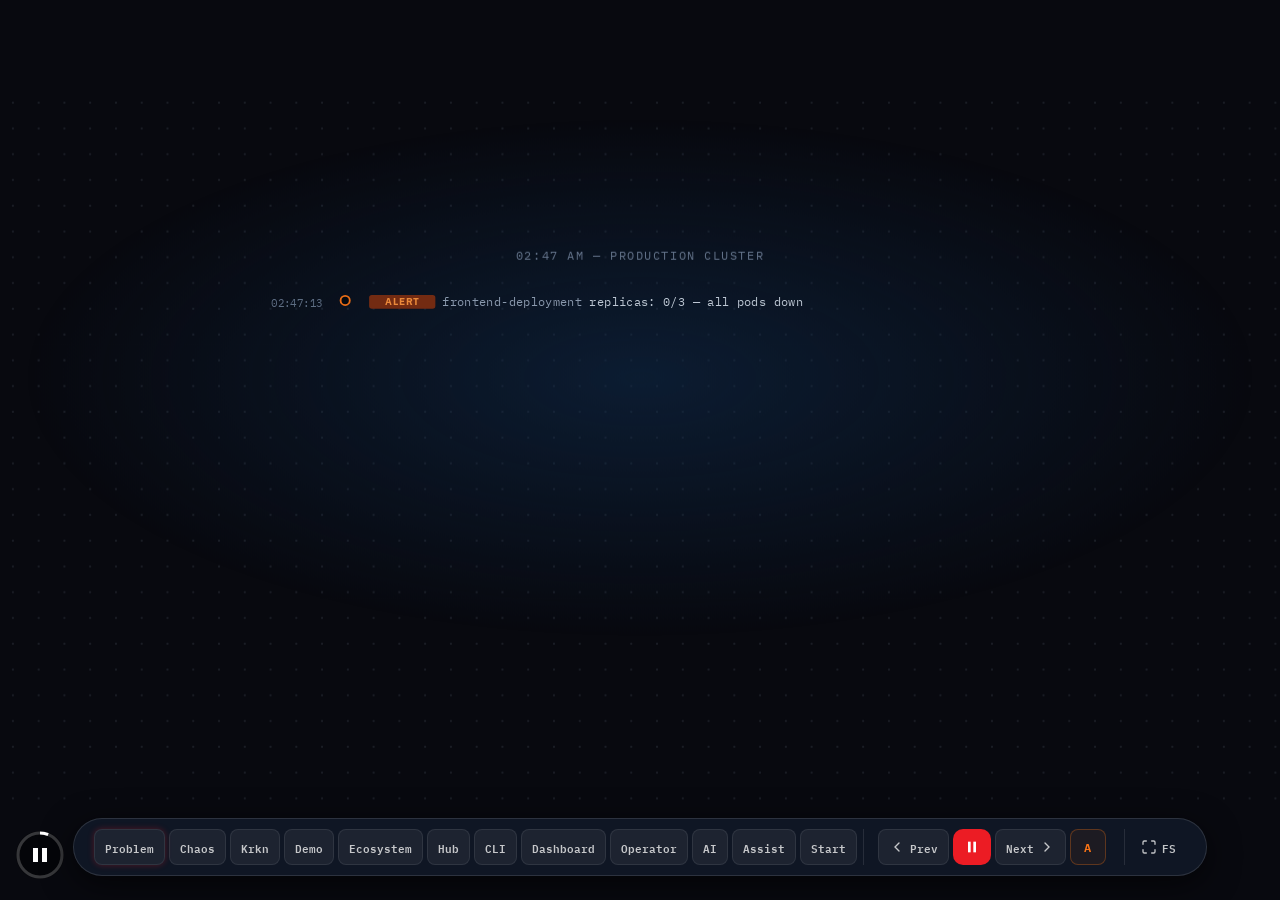
<file: product-demo/index.html>
<!DOCTYPE html>
<html lang="en">
<head>
  <meta charset="UTF-8">
  <meta name="viewport" content="width=device-width, initial-scale=1.0">
  <title>Krkn — Chaos Engineering for Kubernetes</title>
  <link rel="stylesheet" href="css/reveal.css">
  <link rel="stylesheet" href="css/custom.css">
</head>
<body>

<!-- ═══════════════════════════════════════════════════════════ REVEAL -->
<div class="reveal">
  <div class="slides">

    <!-- ── S1: HOOK ─────────────────────────────────────── -->
    <section id="s-hook" data-autoslide="18000">
      <div class="s-hook__time">02:47 AM — Production Cluster</div>
      <div class="s-hook__timeline">
        <div class="s-hook__tl-event" id="hte1">
          <div class="s-hook__tl-ts">02:47:13</div>
          <div class="s-hook__tl-mid">
            <div class="s-hook__tl-dot hte-alert"></div>
            <div class="s-hook__tl-line" id="htl1"></div>
          </div>
          <div class="s-hook__tl-body">
            <span class="hl-sev hl-alert">ALERT</span>
            <span class="s-hook__tl-svc">frontend-deployment</span>
            <span class="s-hook__tl-msg">replicas: 0/3 &mdash; all pods down</span>
          </div>
        </div>
        <div class="s-hook__tl-event" id="hte2">
          <div class="s-hook__tl-ts">02:47:14</div>
          <div class="s-hook__tl-mid">
            <div class="s-hook__tl-dot hte-error"></div>
            <div class="s-hook__tl-line" id="htl2"></div>
          </div>
          <div class="s-hook__tl-body">
            <span class="hl-sev hl-error">ERROR</span>
            <span class="s-hook__tl-svc">pod/frontend-7d4b</span>
            <span class="s-hook__tl-msg">liveness probe failing &mdash; OOMKilled</span>
          </div>
        </div>
        <div class="s-hook__tl-event" id="hte3">
          <div class="s-hook__tl-ts">02:47:15</div>
          <div class="s-hook__tl-mid">
            <div class="s-hook__tl-dot hte-crit"></div>
            <div class="s-hook__tl-line" id="htl3"></div>
          </div>
          <div class="s-hook__tl-body">
            <span class="hl-sev hl-critical">CRITICAL</span>
            <span class="s-hook__tl-svc">SLO breach</span>
            <span class="s-hook__tl-msg">availability 94.2% &mdash; threshold 99.9%</span>
          </div>
        </div>
        <div class="s-hook__tl-event" id="hte4">
          <div class="s-hook__tl-ts">02:47:16</div>
          <div class="s-hook__tl-mid">
            <div class="s-hook__tl-dot hte-page"></div>
            <div class="s-hook__tl-line" id="htl4"></div>
          </div>
          <div class="s-hook__tl-body">
            <span class="hl-sev hl-page">PAGE</span>
            <span class="s-hook__tl-svc">PagerDuty</span>
            <span class="s-hook__tl-msg">3 engineers paged &mdash; incident declared</span>
          </div>
        </div>
        <div class="s-hook__tl-event" id="hte5">
          <div class="s-hook__tl-ts">02:47:31</div>
          <div class="s-hook__tl-mid">
            <div class="s-hook__tl-dot hte-info"></div>
          </div>
          <div class="s-hook__tl-body">
            <span class="hl-sev hl-info">INFO</span>
            <span class="s-hook__tl-svc">postmortem-bot</span>
            <span class="s-hook__tl-msg">root cause: untested failure mode &mdash; <span class="hl-blink">_</span></span>
          </div>
        </div>
      </div>
      <div class="s-hook__question" id="hook-question">
        What if you found the weakness<br>before your users did?
      </div>
      <div class="s-hook__answer" id="hook-answer">
        Chaos engineering lets you break things intentionally — on your terms.
      </div>
    </section>

    <!-- ── S2: WHY CHAOS ENGINEERING ────────────────────── -->
    <section id="s-chaos" data-autoslide="16000">
      <div class="s-chaos__header">
        <div class="s-chaos__eyebrow">The discipline behind</div>
        <h2 class="s-chaos__title">Chaos Engineering</h2>
        <p class="s-chaos__sub">Deliberately inject failures in controlled conditions to validate resilience before incidents do.</p>
      </div>
      <div class="s-chaos__cycle">
        <div class="s-chaos__step" id="cs1" data-color="blue">
          <div class="s-chaos__step-num">01</div>
          <div class="s-chaos__step-icon">
            <svg viewBox="0 0 32 32" fill="none" stroke="currentColor" stroke-width="1.5" stroke-linecap="round"><circle cx="16" cy="16" r="12"/><path d="M16 10v6l4 3"/></svg>
          </div>
          <div class="s-chaos__step-label">Hypothesize</div>
          <div class="s-chaos__step-desc">Define expected system behavior under a specific failure condition</div>
        </div>
        <div class="s-chaos__arrow" id="ca1">
          <svg viewBox="0 0 60 20" fill="none"><path d="M0 10 L52 10" stroke="currentColor" stroke-width="2" stroke-dasharray="5 3"/><polygon points="50,5 60,10 50,15" fill="currentColor"/></svg>
        </div>
        <div class="s-chaos__step" id="cs2" data-color="red">
          <div class="s-chaos__step-num">02</div>
          <div class="s-chaos__step-icon">
            <svg viewBox="0 0 32 32" fill="none" stroke="currentColor" stroke-width="1.5" stroke-linecap="round"><path d="M16 4 L28 28 L4 28 Z"/><line x1="16" y1="14" x2="16" y2="20"/><circle cx="16" cy="24" r="1" fill="currentColor"/></svg>
          </div>
          <div class="s-chaos__step-label">Inject</div>
          <div class="s-chaos__step-desc">Introduce real failure — pod deletion, network partition, resource exhaustion</div>
        </div>
        <div class="s-chaos__arrow" id="ca2">
          <svg viewBox="0 0 60 20" fill="none"><path d="M0 10 L52 10" stroke="currentColor" stroke-width="2" stroke-dasharray="5 3"/><polygon points="50,5 60,10 50,15" fill="currentColor"/></svg>
        </div>
        <div class="s-chaos__step" id="cs3" data-color="amber">
          <div class="s-chaos__step-num">03</div>
          <div class="s-chaos__step-icon">
            <svg viewBox="0 0 32 32" fill="none" stroke="currentColor" stroke-width="1.5" stroke-linecap="round"><polyline points="4,20 10,12 16,16 22,8 28,14"/><line x1="4" y1="26" x2="28" y2="26"/></svg>
          </div>
          <div class="s-chaos__step-label">Observe</div>
          <div class="s-chaos__step-desc">Measure SLOs, recovery time, error rates — compare against the hypothesis</div>
        </div>
        <div class="s-chaos__arrow" id="ca3">
          <svg viewBox="0 0 60 20" fill="none"><path d="M0 10 L52 10" stroke="currentColor" stroke-width="2" stroke-dasharray="5 3"/><polygon points="50,5 60,10 50,15" fill="currentColor"/></svg>
        </div>
        <div class="s-chaos__step" id="cs4" data-color="green">
          <div class="s-chaos__step-num">04</div>
          <div class="s-chaos__step-icon">
            <svg viewBox="0 0 32 32" fill="none" stroke="currentColor" stroke-width="1.5" stroke-linecap="round"><path d="M6 16 L13 23 L26 9"/></svg>
          </div>
          <div class="s-chaos__step-label">Improve</div>
          <div class="s-chaos__step-desc">Fix weaknesses found. Raise the bar. Repeat with higher confidence.</div>
        </div>
      </div>
      <div class="s-chaos__tagline" id="chaos-tagline">
        Practiced by platform teams running mission-critical Kubernetes infrastructure worldwide.
      </div>
    </section>

    <!-- ── S3: MEET KRKN ───────────────────────────────── -->
    <section id="s-krkn" data-autoslide="18000">
      <div class="s-krkn__layout">
        <div class="s-krkn__logo-wrap" id="krkn-logo-wrap">
          <img src="img/krkn-logo.svg" alt="Krkn" class="s-krkn__logo">
        </div>
        <div class="s-krkn__text">
          <div class="s-krkn__eyebrow" id="krkn-eyebrow">Open Source · CNCF Sandbox</div>
          <h1 class="s-krkn__name" id="krkn-name">Krkn</h1>
          <p class="s-krkn__tagline" id="krkn-tagline">Chaos Engineering for Kubernetes</p>
          <p class="s-krkn__desc" id="krkn-desc">
            An open-source framework for injecting controlled chaos into Kubernetes clusters — validating resilience through SLOs and producing actionable resiliency scores.
          </p>
          <div class="s-krkn__badges" id="krkn-badges">
            <span class="s-krkn__badge s-krkn__badge--cncf">
              <img src="img/cncf-white.svg" alt="CNCF" style="height:18px;vertical-align:middle;margin-right:6px;">
              CNCF Sandbox
            </span>
            <span class="s-krkn__badge s-krkn__badge--scenarios">20+ Scenarios</span>
            <span class="s-krkn__badge s-krkn__badge--oss">Open Source</span>
            <span class="s-krkn__badge s-krkn__badge--k8s">Kubernetes Native</span>
          </div>
          <div class="s-krkn__github" id="krkn-github">github.com/krkn-chaos</div>
        </div>
      </div>
    </section>

    <!-- ── S4: LIVE DEMO ───────────────────────────────── -->
    <section id="s-demo" data-autoslide="30000">
      <div class="s-demo2__header">
        <div class="s-demo2__eyebrow">Watch it happen</div>
        <h2 class="s-demo2__title">Krkn in Action</h2>
      </div>

      <div class="s-demo2__scene" id="d2-scene">

        <!-- Engineer (external) -->
        <div class="s-demo2__actor" id="d2-actor">
          <div class="s-demo2__actor-icon">
            <svg viewBox="0 0 48 48" fill="none" stroke="currentColor" stroke-width="1.5" stroke-linecap="round" stroke-linejoin="round">
              <circle cx="24" cy="14" r="7"/>
              <path d="M8 42c0-8.84 7.16-16 16-16s16 7.16 16 16"/>
            </svg>
          </div>
          <div class="s-demo2__actor-label">Platform Engineer</div>
          <div class="s-demo2__cmd-box" id="d2-cmd">
            <span class="s-demo2__cmd-prompt">$</span><span id="d2-cmd-text"></span><span class="s-demo2__cmd-cursor" id="d2-cursor">_</span>
          </div>
        </div>

        <!-- Connector arrow -->
        <div class="s-demo2__connector" id="d2-connector">
          <svg class="s-demo2__conn-svg" viewBox="0 0 200 50" fill="none" xmlns="http://www.w3.org/2000/svg">
            <path id="d2-conn-path" d="M10 25 L178 25" stroke="#EC1C24" stroke-width="2" stroke-linecap="round" stroke-dasharray="168" stroke-dashoffset="168"/>
            <polygon id="d2-conn-head" points="174,19 190,25 174,31" fill="#EC1C24" opacity="0"/>
          </svg>
          <div class="s-demo2__conn-label" id="d2-conn-label" style="opacity:0">cpu-hog</div>
        </div>

        <!-- K8s Cluster -->
        <div class="s-demo2__cluster" id="d2-cluster">
          <div class="s-demo2__cluster-badge">Kubernetes Cluster — production</div>

          <div class="s-demo2__metrics">
            <div class="s-demo2__metric">
              <span class="s-demo2__metric-key">p95 latency</span>
              <span class="s-demo2__metric-val" id="d2-lat">120ms</span>
            </div>
            <div class="s-demo2__metric">
              <span class="s-demo2__metric-key">cpu (worker-2)</span>
              <span class="s-demo2__metric-val" id="d2-cpu">14%</span>
            </div>
            <div class="s-demo2__metric">
              <span class="s-demo2__metric-key">error rate</span>
              <span class="s-demo2__metric-val" id="d2-err">0.1%</span>
            </div>
          </div>

          <div class="s-demo2__nodes">
            <!-- Node 1 — stable throughout -->
            <div class="s-demo2__node" id="d2-n1">
              <div class="s-demo2__node-hdr">
                <div class="s-demo2__node-dot" id="d2-n1-dot"></div>
                <span class="s-demo2__node-name">worker-1</span>
              </div>
              <div class="s-demo2__pods">
                <div class="s-demo2__pod" id="d2-pa">
                  <div class="s-demo2__pod-dot" style="background:var(--green)"></div><span>frontend-replica</span>
                </div>
                <div class="s-demo2__pod" id="d2-pb">
                  <div class="s-demo2__pod-dot" style="background:var(--green)"></div><span>api-service</span>
                </div>
              </div>
            </div>
            <!-- Node 2 — chaos target -->
            <div class="s-demo2__node" id="d2-n2">
              <div class="s-demo2__node-hdr">
                <div class="s-demo2__node-dot" id="d2-n2-dot"></div>
                <span class="s-demo2__node-name" id="d2-n2-name">worker-2</span>
              </div>
              <div class="s-demo2__pods" id="d2-n2-pods">
                <div class="s-demo2__pod" id="d2-pc">
                  <div class="s-demo2__pod-dot" style="background:var(--green)"></div><span>order-service</span>
                </div>
                <div class="s-demo2__pod" id="d2-pd">
                  <div class="s-demo2__pod-dot" style="background:var(--green)"></div><span>payment-svc</span>
                </div>
                <!-- cpu-hog pod injected by JS -->
              </div>
            </div>
          </div>
        </div>

      </div><!-- /scene -->

      <!-- Activity log -->
      <div class="s-demo2__log" id="d2-log"></div>
    </section>

    <!-- ── S5: ECOSYSTEM MAP ───────────────────────────── -->
    <section id="s-ecosystem" data-autoslide="16000">
      <div class="s-eco__header">
        <div class="s-eco__eyebrow">The complete toolkit</div>
        <h2 class="s-eco__title">The Krkn Ecosystem</h2>
      </div>
      <div class="s-eco__map">
        <!-- Center hub -->
        <div class="s-eco__hub" id="eco-hub">
          <div class="s-eco__hub-ring"></div>
          <img src="img/krkn-logo.svg" alt="Krkn" class="s-eco__hub-logo">
          <span class="s-eco__hub-label">Krkn</span>
        </div>

        <!-- Tool cards -->
        <div class="s-eco__card s-eco__card--tl" id="eco-hub-card">
          <div class="s-eco__card-icon">
            <svg viewBox="0 0 24 24" fill="none" stroke="currentColor" stroke-width="1.5" stroke-linecap="round"><rect x="3" y="3" width="7" height="7" rx="1"/><rect x="14" y="3" width="7" height="7" rx="1"/><rect x="3" y="14" width="7" height="7" rx="1"/><rect x="14" y="14" width="7" height="7" rx="1"/></svg>
          </div>
          <div class="s-eco__card-body">
            <div class="s-eco__card-name">krkn-hub</div>
            <div class="s-eco__card-desc">Ready-to-run container images for every scenario</div>
          </div>
        </div>

        <div class="s-eco__card s-eco__card--tr" id="eco-krknctl-card">
          <div class="s-eco__card-icon">
            <svg viewBox="0 0 24 24" fill="none" stroke="currentColor" stroke-width="1.5" stroke-linecap="round"><polyline points="4 17 10 11 4 5"/><line x1="12" y1="19" x2="20" y2="19"/></svg>
          </div>
          <div class="s-eco__card-body">
            <div class="s-eco__card-name">krknctl</div>
            <div class="s-eco__card-desc">CLI to discover and run chaos scenarios in one command</div>
          </div>
        </div>

        <div class="s-eco__card s-eco__card--ml" id="eco-operator-card">
          <div class="s-eco__card-icon">
            <svg viewBox="0 0 24 24" fill="none" stroke="currentColor" stroke-width="1.5" stroke-linecap="round"><circle cx="12" cy="12" r="3"/><path d="M12 1v4M12 19v4M4.22 4.22l2.83 2.83M16.95 16.95l2.83 2.83M1 12h4M19 12h4M4.22 19.78l2.83-2.83M16.95 7.05l2.83-2.83"/></svg>
          </div>
          <div class="s-eco__card-body">
            <div class="s-eco__card-name">Krkn Operator</div>
            <div class="s-eco__card-desc">Cloud-native, declarative chaos orchestration via CRDs</div>
          </div>
        </div>

        <div class="s-eco__card s-eco__card--mr" id="eco-ai-card">
          <div class="s-eco__card-icon">
            <svg viewBox="0 0 24 24" fill="none" stroke="currentColor" stroke-width="1.5" stroke-linecap="round"><path d="M9 3H5a2 2 0 0 0-2 2v4m6-6h10a2 2 0 0 1 2 2v4M9 3v18m0 0h10a2 2 0 0 0 2-2v-4M9 21H5a2 2 0 0 1-2-2v-4m0 0h18"/></svg>
          </div>
          <div class="s-eco__card-body">
            <div class="s-eco__card-name">Krkn AI</div>
            <div class="s-eco__card-desc">Evolutionary algorithms auto-discover critical failure modes</div>
          </div>
        </div>

        <div class="s-eco__card s-eco__card--bl" id="eco-dashboard-card">
          <div class="s-eco__card-icon">
            <svg viewBox="0 0 24 24" fill="none" stroke="currentColor" stroke-width="1.5" stroke-linecap="round"><rect x="3" y="3" width="7" height="9" rx="1"/><rect x="14" y="3" width="7" height="5" rx="1"/><rect x="14" y="12" width="7" height="9" rx="1"/><rect x="3" y="16" width="7" height="5" rx="1"/></svg>
          </div>
          <div class="s-eco__card-body">
            <div class="s-eco__card-name">Krkn Dashboard</div>
            <div class="s-eco__card-desc">Browser UI to run, monitor and replay chaos experiments</div>
          </div>
        </div>

        <div class="s-eco__card s-eco__card--br" id="eco-assist-card">
          <div class="s-eco__card-icon">
            <svg viewBox="0 0 24 24" fill="none" stroke="currentColor" stroke-width="1.5" stroke-linecap="round"><path d="M21 15a2 2 0 0 1-2 2H7l-4 4V5a2 2 0 0 1 2-2h14a2 2 0 0 1 2 2z"/></svg>
          </div>
          <div class="s-eco__card-body">
            <div class="s-eco__card-name">Krkn Assist</div>
            <div class="s-eco__card-desc">AI-powered CLI assistant guides scenario selection and setup</div>
          </div>
        </div>

        <!-- SVG connector lines -->
        <svg class="s-eco__lines" id="eco-lines" viewBox="0 0 1400 560" fill="none" xmlns="http://www.w3.org/2000/svg">
          <!-- Lines drawn by s4-ecosystem.js -->
        </svg>
      </div>
    </section>

    <!-- ── S6: krkn-hub ─────────────────────────────────── -->
    <section id="s-hub" data-autoslide="18000">
        <div class="s-tool__layout">
          <div class="s-tool__left">
            <div class="s-tool__eyebrow">Scenario Library</div>
            <h2 class="s-tool__name">krkn-hub</h2>
            <p class="s-tool__desc">Every chaos scenario packaged as a ready-to-run container image, configurable entirely through environment variables.</p>
            <ul class="s-tool__bullets">
              <li>20+ pre-built scenario images on quay.io</li>
              <li>Runs with Docker, Podman, or Kubernetes</li>
              <li>Each image is self-contained with all dependencies</li>
              <li>Config via env vars — no YAML authoring needed</li>
            </ul>
          </div>
          <div class="s-tool__right">
            <div class="s-hub__grid" id="hub-grid">
              <div class="hub-card" data-delay="0">pod-scenarios</div>
              <div class="hub-card" data-delay="1">node-scenarios</div>
              <div class="hub-card" data-delay="2">network-chaos</div>
              <div class="hub-card" data-delay="3">cpu-hog</div>
              <div class="hub-card" data-delay="4">memory-hog</div>
              <div class="hub-card" data-delay="5">io-hog</div>
              <div class="hub-card" data-delay="6">pvc-scenarios</div>
              <div class="hub-card" data-delay="7">dns-outage</div>
              <div class="hub-card" data-delay="8">zone-outage</div>
            </div>
            <div class="hub-more">...and 15+ more scenarios on quay.io/krkn-chaos</div>
          </div>
        </div>
    </section>

    <!-- ── S7: krknctl ──────────────────────────────────── -->
    <section id="s-krknctl" data-autoslide="18000">
        <div class="s-tool__layout">
          <div class="s-tool__left">
            <div class="s-tool__eyebrow">Command-Line Interface</div>
            <h2 class="s-tool__name">krknctl</h2>
            <p class="s-tool__desc">A developer-friendly CLI that wraps krkn-hub scenarios — providing auto-completion, validation, and structured output without touching containers directly.</p>
            <ul class="s-tool__bullets">
              <li>Shell auto-completion out of the box</li>
              <li>Input validation before scenario runs</li>
              <li>Structured JSON/YAML output for CI pipelines</li>
              <li>Graphs scenario dependencies and execution order</li>
            </ul>
          </div>
          <div class="s-tool__right">
            <div class="s-terminal" id="krknctl-terminal">
              <div class="s-terminal__bar">
                <span class="s-terminal__dot" style="background:#ef4444"></span>
                <span class="s-terminal__dot" style="background:#f59e0b"></span>
                <span class="s-terminal__dot" style="background:#22c55e"></span>
                <span class="s-terminal__title">terminal</span>
              </div>
              <div class="s-terminal__body" id="krknctl-body"></div>
            </div>
          </div>
        </div>
    </section>

    <!-- ── S8: Dashboard ────────────────────────────────── -->
    <section id="s-dashboard" data-autoslide="18000">
        <div class="s-tool__layout">
          <div class="s-tool__left">
            <div class="s-tool__eyebrow">Visual Control Center</div>
            <h2 class="s-tool__name">Krkn Dashboard</h2>
            <p class="s-tool__desc">A browser-based UI sitting on top of krkn-hub — run scenarios, watch live output, and replay or compare past experiments without touching the CLI.</p>
            <ul class="s-tool__bullets">
              <li>Pick scenarios from a UI — no command memorization</li>
              <li>Live output streaming as runs execute</li>
              <li>Save and replay past experiments</li>
              <li>Elasticsearch + Grafana integration for history</li>
            </ul>
          </div>
          <div class="s-tool__right s-dashboard__right">
            <img src="img/dashboard-run.png" alt="Krkn Dashboard" class="s-dashboard__img" id="dashboard-img">
          </div>
        </div>
    </section>

    <!-- ── S9: Operator ─────────────────────────────────── -->
    <section id="s-operator" data-autoslide="18000">
        <div class="s-tool__layout">
          <div class="s-tool__left">
            <div class="s-tool__eyebrow">Kubernetes Native</div>
            <h2 class="s-tool__name">Krkn Operator</h2>
            <p class="s-tool__desc">A Kubernetes Operator that orchestrates chaos via Custom Resource Definitions — cloud-native, declarative, and designed for multi-cluster environments.</p>
            <ul class="s-tool__bullets">
              <li>Declarative chaos via CRDs — no CLI needed</li>
              <li>Target cluster credentials never shared with users</li>
              <li>Control plane and target cluster are separate</li>
              <li>Native Kubernetes RBAC for access control</li>
            </ul>
          </div>
          <div class="s-tool__right">
            <div class="s-terminal" id="operator-terminal">
              <div class="s-terminal__bar">
                <span class="s-terminal__dot" style="background:#ef4444"></span>
                <span class="s-terminal__dot" style="background:#f59e0b"></span>
                <span class="s-terminal__dot" style="background:#22c55e"></span>
                <span class="s-terminal__title">chaos-scenario.yaml</span>
              </div>
              <div class="s-terminal__body" id="operator-body"></div>
            </div>
            <div class="s-operator__badge" id="operator-badge" style="opacity:0">
              <svg viewBox="0 0 20 20" fill="none"><circle cx="10" cy="10" r="9" fill="#1a2e1a" stroke="#22c55e" stroke-width="1.5"/><path d="M6 10l3 3 5-5" stroke="#22c55e" stroke-width="2" stroke-linecap="round"/></svg>
              Reconciled by Kubernetes
            </div>
          </div>
        </div>
    </section>

    <!-- ── S10: Krkn AI ──────────────────────────────────── -->
    <section id="s-ai" data-autoslide="18000">
        <div class="s-tool__layout">
          <div class="s-tool__left">
            <div class="s-tool__eyebrow">Intelligent Automation</div>
            <h2 class="s-tool__name">Krkn AI</h2>
            <p class="s-tool__desc">Uses evolutionary algorithms guided by your SLOs and Prometheus metrics to automatically discover and rank the most impactful chaos experiments for your cluster.</p>
            <ul class="s-tool__bullets">
              <li>Generates failure scenarios from cluster topology</li>
              <li>Fitness driven by real Prometheus metrics</li>
              <li>Ranks scenarios by measured system impact</li>
              <li>Surfaces unknown failure modes humans miss</li>
            </ul>
          </div>
          <div class="s-tool__right">
            <div class="s-terminal" id="ai-terminal">
              <div class="s-terminal__bar">
                <span class="s-terminal__dot" style="background:#ef4444"></span>
                <span class="s-terminal__dot" style="background:#f59e0b"></span>
                <span class="s-terminal__dot" style="background:#22c55e"></span>
                <span class="s-terminal__title">krkn-ai</span>
              </div>
              <div class="s-terminal__body" id="ai-body"></div>
            </div>
            <div class="s-ai__results" id="ai-results" style="opacity:0">
              <div class="s-ai__result-row" style="--score:82;--rank-color:#EC1C24">#1 pod-scenarios <span class="s-ai__score">Fitness 82</span></div>
              <div class="s-ai__result-row" style="--score:74;--rank-color:#f97316">#2 network-chaos <span class="s-ai__score">Fitness 74</span></div>
              <div class="s-ai__result-row" style="--score:61;--rank-color:#f59e0b">#3 cpu-hog <span class="s-ai__score">Fitness 61</span></div>
            </div>
          </div>
        </div>
    </section>

    <!-- ── S11: Krkn Assist ──────────────────────────────── -->
    <section id="s-assist" data-autoslide="18000">
        <div class="s-tool__layout">
          <div class="s-tool__left">
            <div class="s-tool__eyebrow">AI-Powered Assistant</div>
            <h2 class="s-tool__name">Krkn Assist</h2>
            <p class="s-tool__desc">A conversational CLI assistant that wraps krknctl — guiding you through scenario selection, configuration and execution through natural language interaction.</p>
            <ul class="s-tool__bullets">
              <li>Describe your goal — it picks the right scenario</li>
              <li>Walks you through config interactively</li>
              <li>No manual YAML editing or flag memorization</li>
              <li>Lowers the barrier for teams new to chaos engineering</li>
            </ul>
          </div>
          <div class="s-tool__right">
            <div class="s-terminal" id="assist-terminal">
              <div class="s-terminal__bar">
                <span class="s-terminal__dot" style="background:#ef4444"></span>
                <span class="s-terminal__dot" style="background:#f59e0b"></span>
                <span class="s-terminal__dot" style="background:#22c55e"></span>
                <span class="s-terminal__title">krknctl-assist</span>
              </div>
              <div class="s-terminal__body" id="assist-body"></div>
            </div>
          </div>
        </div>
    </section>

    <!-- ── S12: CTA ─────────────────────────────────────── -->
    <section id="s-cta" data-autoslide="18000">
      <div class="s-cta__layout">
        <div class="s-cta__left">
          <div class="s-cta__eyebrow">Open Source · CNCF Sandbox</div>
          <h2 class="s-cta__title">Unleash Chaos.<br><span class="s-cta__title--accent">Ensure Resilience.</span></h2>
          <p class="s-cta__sub">From install to insights — three commands to production-grade chaos testing.</p>
          <div class="s-cta__links">
            <div class="s-cta__link">
              <svg viewBox="0 0 24 24" fill="none" stroke="currentColor" stroke-width="1.5" stroke-linecap="round"><circle cx="12" cy="12" r="10"/><line x1="2" y1="12" x2="22" y2="12"/><path d="M12 2a15.3 15.3 0 0 1 4 10 15.3 15.3 0 0 1-4 10 15.3 15.3 0 0 1-4-10 15.3 15.3 0 0 1 4-10z"/></svg>
              krkn-chaos.dev
            </div>
            <div class="s-cta__link">
              <svg viewBox="0 0 24 24" fill="none" stroke="currentColor" stroke-width="1.5" stroke-linecap="round"><path d="M9 19c-5 1.5-5-2.5-7-3m14 6v-3.87a3.37 3.37 0 0 0-.94-2.61c3.14-.35 6.44-1.54 6.44-7A5.44 5.44 0 0 0 20 4.77 5.07 5.07 0 0 0 19.91 1S18.73.65 16 2.48a13.38 13.38 0 0 0-7 0C6.27.65 5.09 1 5.09 1A5.07 5.07 0 0 0 5 4.77a5.44 5.44 0 0 0-1.5 3.78c0 5.42 3.3 6.61 6.44 7A3.37 3.37 0 0 0 9 18.13V22"/></svg>
              github.com/krkn-chaos
            </div>
          </div>
          <img src="img/cncf-white.svg" alt="CNCF Sandbox" class="s-cta__cncf" id="cta-cncf">
        </div>
        <div class="s-cta__right">
          <div class="s-terminal s-cta__terminal" id="cta-terminal">
            <div class="s-terminal__bar">
              <span class="s-terminal__dot" style="background:#ef4444"></span>
              <span class="s-terminal__dot" style="background:#f59e0b"></span>
              <span class="s-terminal__dot" style="background:#22c55e"></span>
              <span class="s-terminal__title">getting started</span>
            </div>
            <div class="s-terminal__body" id="cta-body"></div>
          </div>
          <div class="s-cta__qr-wrap" id="cta-qr-wrap">
            <img src="img/qr.png" alt="krkn-chaos.dev" class="s-cta__qr-img">
            <div class="s-cta__qr-label">krkn-chaos.dev</div>
          </div>
        </div>
      </div>
    </section>

  </div><!-- /slides -->
</div><!-- /reveal -->

<!-- ═══════════════════════════════════════════════════════════ CONTROLS -->
<div id="krkn-controls">
  <div id="kc-dots"></div>
  <div id="kc-buttons">
    <button id="kc-prev" title="Previous">
      <svg viewBox="0 0 24 24" fill="none" stroke="currentColor" stroke-width="2" stroke-linecap="round"><polyline points="15 18 9 12 15 6"/></svg>
      Prev
    </button>
    <button id="kc-playpause" title="Play / Pause">
      <svg class="kc-icon-pause" viewBox="0 0 24 24" fill="currentColor"><rect x="6" y="4" width="4" height="16"/><rect x="14" y="4" width="4" height="16"/></svg>
      <svg class="kc-icon-play" viewBox="0 0 24 24" fill="currentColor" style="display:none"><polygon points="5,3 19,12 5,21"/></svg>
    </button>
    <button id="kc-next" title="Next">
      Next
      <svg viewBox="0 0 24 24" fill="none" stroke="currentColor" stroke-width="2" stroke-linecap="round"><polyline points="9 18 15 12 9 6"/></svg>
    </button>
    <button id="kc-zoom" class="zoom-3" title="Zoom text">A</button>
  </div>
  <button id="kc-fullscreen" title="Fullscreen">
    <svg class="kc-icon-enter" viewBox="0 0 24 24" fill="none" stroke="currentColor" stroke-width="2" stroke-linecap="round"><path d="M8 3H5a2 2 0 0 0-2 2v3m18 0V5a2 2 0 0 0-2-2h-3m0 18h3a2 2 0 0 0 2-2v-3M3 16v3a2 2 0 0 0 2 2h3"/></svg>
    <svg class="kc-icon-exit" viewBox="0 0 24 24" fill="none" stroke="currentColor" stroke-width="2" stroke-linecap="round" style="display:none"><path d="M8 3v3a2 2 0 0 1-2 2H3m18 0h-3a2 2 0 0 1-2-2V3m0 18v-3a2 2 0 0 1 2-2h3M3 16h3a2 2 0 0 1 2 2v3"/></svg>
    FS
  </button>
</div>

<!-- Scripts -->
<script src="js/reveal.js"></script>
<script src="js/gsap.min.js"></script>
<script src="js/slides/s1-hook.js"></script>
<script src="js/slides/s2-chaos.js"></script>
<script src="js/slides/s3-krkn.js"></script>
<script src="js/slides/s4-ecosystem.js"></script>
<script src="js/slides/s5-demo.js"></script>
<script src="js/slides/s6-tools.js"></script>
<script src="js/slides/s7-cta.js"></script>
<script src="js/controls.js"></script>
<script src="js/main.js"></script>
</body>
</html>
</file>
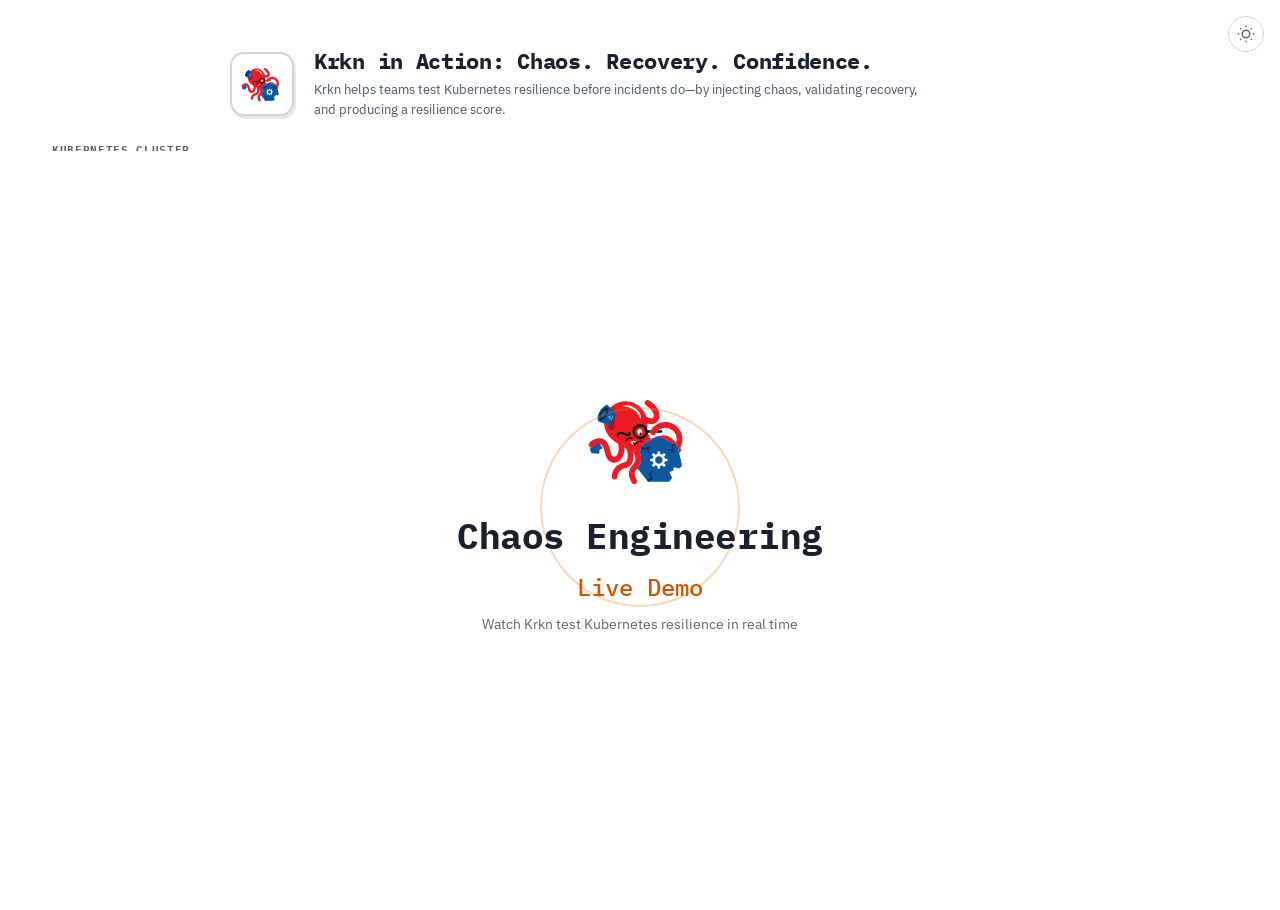
<file: v3/index.html>
<!DOCTYPE html>
<html lang="en">
<head>
  <meta charset="UTF-8">
  <meta name="viewport" content="width=device-width, initial-scale=1.0">
  <title>Kubernetes Chaos Engineering — Multi-Scenario Resilience Demo</title>
  <link rel="preconnect" href="https://fonts.googleapis.com">
  <link rel="preconnect" href="https://fonts.gstatic.com" crossorigin>
  <link href="https://fonts.googleapis.com/css2?family=IBM+Plex+Sans:wght@400;500;600;700&family=IBM+Plex+Mono:wght@400;500;600&display=swap" rel="stylesheet">
  <link rel="stylesheet" href="styles.css">
</head>
<body>
  <button class="theme-toggle" id="theme-toggle" title="Toggle dark mode">
    <svg class="theme-icon-sun" viewBox="0 0 24 24" fill="none" stroke="currentColor" stroke-width="2"><circle cx="12" cy="12" r="5"/><path d="M12 1v2M12 21v2M4.22 4.22l1.42 1.42M18.36 18.36l1.42 1.42M1 12h2M21 12h2M4.22 19.78l1.42-1.42M18.36 5.64l1.42-1.42"/></svg>
    <svg class="theme-icon-moon" viewBox="0 0 24 24" fill="none" stroke="currentColor" stroke-width="2" style="display:none"><path d="M21 12.79A9 9 0 1 1 11.21 3 7 7 0 0 0 21 12.79z"/></svg>
  </button>
  <div class="page-header">
    <div class="page-header-logo"><svg viewBox="0 0 250 250"><defs><style>.kl1{fill:none}.kl3{fill:#0e58a0}.kl4{fill:#0d58a1}.kl5{fill:#102d4f}.kl6{fill:#9b1c1f}.kl7{fill:#fff}.kl8{fill:#ec1c24}</style></defs><path class="kl3" d="M163.75,116.65l-1.36.66c.57-.17,1.15-.32,1.73-.48l-.37-.18Z"/><path class="kl3" d="M133,133.87h0q.72.61,0,0Z"/><polygon class="kl8" points="133 133.87 147.09 124.7 133 133.87 133 133.87"/><path class="kl8" d="M124.41,150.23l3.24-12.87,5.36-3.49,14.09-9.17v-.02s12.83-6.18,12.83-6.18l2.47-1.19c-2.4.69-4.75,1.48-7.06,2.25-3.11,1.04-6.13,2.05-9.09,2.77l-1.51-4.27c-1.64-4.1-3.34-9.2-4.98-14.56.74-4.26.97-8.66.72-13.04.92.34,1.86.65,2.83.9,6.74,1.69,13.32.05,17.61-4.39,4.76-4.92,6.22-13.03,3.74-20.65-1.97-6.05-5.76-10.64-9.11-14.68l-.39-.48-10.48-8.4c-2.6-2.08-6.38-1.67-8.47.93-2.08,2.59-1.67,6.38.93,8.47l9.51,7.63c2.67,3.23,5.34,6.58,6.55,10.27,1.05,3.22.64,6.9-.95,8.55-1.48,1.53-4.08,1.56-6.02,1.07-2.7-.68-5.46-2.34-8.37-4.1-.11-.07-.22-.13-.32-.19-.7-2.04-1.52-4.03-2.47-5.94-10.92-22.15-37.7-31.28-59.8-20.38-22.1,10.9-31.17,37.69-20.25,59.85,4.99,10.12,14.09,18.58,24.61,23.75l1.1,10.21c-.41,4.17-.89,8.43-2.65,11.89-1.54,3.02-4.43,5.32-6.72,5.36h-.06c-2.11,0-3.94-1.8-4.95-3.5-1.43-2.39-2.19-5.52-3.01-8.83-.13-.51-.25-1.02-.38-1.53-1.32-5.25-3.18-11.31-6.97-16.41-3.27-4.39-7.43-7.25-12.03-8.26-5.44-1.19-10.48.36-13.75,1.86-4.16,1.92-7.57,4.69-10.07,6.89-2.5,2.2-2.74,6-.54,8.5,2.2,2.5,6,2.74,8.5.54,2.8-2.46,5-4,7.15-4.99,2.23-1.02,4.47-1.4,6.14-1.04,2.18.48,3.89,2.26,4.94,3.67,2.52,3.39,3.87,7.85,4.96,12.16.12.49.24.98.36,1.46.94,3.84,2.01,8.18,4.36,12.12,3.51,5.89,9.21,9.38,15.3,9.38.08,0,.16,0,.25,0,6.85-.11,13.62-4.79,17.26-11.93,2.89-5.67,3.46-11.59,3.97-16.82l.06-.61-.33-3.02c2.07,2.29,4.06,4.75,5.87,7.35.44,3.01.79,5.93,1.01,8.43.24,7.96-.97,12.64-3.8,14.71-1.38,1.01-3.42,1.58-5.77,2.24-1.49.42-3.03.85-4.61,1.46-11.1,4.23-18.84,15.49-18.81,27.37,0,3.32,2.7,6.01,6.02,6.01h.01c3.33,0,6.02-2.71,6.01-6.04-.01-6.87,4.64-13.64,11.06-16.09,1.08-.41,2.29-.75,3.58-1.12,3.03-.85,6.47-1.82,9.61-4.11,8.37-6.1,8.99-17.19,8.74-25l-.02-.32c-.06-.72-.18-1.93-.35-3.49l.13-.31.84.31c.01,1.03.29,2.07.85,3.01,3.23,5.38,3.3,12.64.17,18.08-.95,1.65-2.23,3.29-3.6,5.02-2.59,3.3-5.52,7.03-6.86,11.89-2.57,9.32,1.89,18.34,4.84,24.3,1.05,2.12,3.18,3.36,5.4,3.36.9,0,1.81-.2,2.66-.63,2.98-1.47,4.2-5.09,2.73-8.07-2.83-5.73-5.27-11.25-4.02-15.77.69-2.53,2.56-4.9,4.72-7.65.22-.28.44-.56.66-.84.92-1.18,1.84-2.39,2.71-3.69.42-.62.82-1.26,1.2-1.93,4.53-7.88,5.1-17.68,1.77-26.07h0c-.24-.61-.51-1.22-.79-1.81"/><path class="kl8" d="M125.27,152.2c-.24-.61-.51-1.22-.79-1.81.28.6.55,1.2.79,1.81Z"/><polygon class="kl8" points="133 133.87 127.64 137.36 133 133.87 133 133.87"/><path class="kl7" d="M109.05,60.27c10.17,5.87,16.58,14.81,16.72,22.23,3.48-7.92-2.18-19.01-13.23-25.4-8.92-5.15-18.74-5.72-24.89-2.09,6.21-.75,14.01.98,21.41,5.25Z"/><ellipse class="kl7" cx="124.64" cy="108.25" rx="4.78" ry="5.91"/><circle cx="126.13" cy="111.92" r="2.42"/><path class="kl7" d="M115.8,130.96c.85-.76,1.86-1.52,3.05-2.22-3.01-.86-12.56-3.14-13.32,2.08,0,0-.81,2.32,7.25,3.67.28-.44.63-.95,1.09-1.51l1.92-2.02Z"/><path d="M128.78,125.87c-4.22.28-7.47,1.44-9.93,2.87-1.2.7-2.21,1.46-3.05,2.22l-4.43-1.05c-.65-.16-1.3.25-1.45.89-.15.65.25,1.3.89,1.45l3.06.72c-.45.56-.81,1.07-1.09,1.51-.49.77-.73,1.3-.76,1.39-.26.61.02,1.31.63,1.58.16.07.32.1.48.1.47,0,.91-.27,1.11-.73.14-.32,3.54-7.83,14.71-8.56.66-.04,1.17-.62,1.12-1.28-.04-.66-.62-1.16-1.28-1.12Z"/><path d="M80.49,116.01c.54-2.16,2.42-3.9,4.67-4.1,2.96-.26,5.7,1.9,8.24,3.08,2.89,1.35,6.87,3.08,9.93,1.27,3.06-1.82,2.93-6.13-.39-7.51-1-.42-2.21.45-2.47,1.4-.32,1.15.4,2.05,1.4,2.47.67.28-.45-.25-.32-.23.65.09-.17.34.03.13-.26.27-.48.41-.87.48-1.21.2-2.61-.43-3.71-.83-2.71-.99-5.09-2.68-7.82-3.64-2.64-.93-5.48-.86-7.96.49-2.26,1.23-3.97,3.42-4.6,5.91-.63,2.51,3.24,3.58,3.87,1.07h0Z"/><path class="kl4" d="M71.99,65.75l-16.33-14.91s-24.23,15.25-18.02,35.01l19.46,7.44s14.67-24.51,14.89-27.53Z"/><path class="kl6" d="M57.17,93.18l-.07.1c.36,4.79,2.63,7.89,5.31,9.9,3.72,2.79,9.04.19,9.06-4.46.02-6.87.95-16.03,1.7-22.41-.61,2.13-1.57,4.39-2.86,6.63-3.89,6.73-9.45,10.94-13.14,10.23Z"/><path class="kl4" d="M73.95,70.21c-.03-.34-.07-.66-.13-.97-.3-1.66-1.02-2.93-2.18-3.6-3.59-2.07-10,2.32-14.32,9.81-4.32,7.49-4.92,15.24-1.34,17.31.36.21.76.34,1.18.42,3.69.71,9.26-3.5,13.14-10.23,1.29-2.24,2.25-4.5,2.86-6.63.65-2.25.92-4.35.78-6.11Z"/><ellipse class="kl5" cx="48.91" cy="70.52" rx="15.66" ry="7.5" transform="translate(-36.62 77.62) rotate(-60)"/><path d="M96.23,128.29c-.63,0-1.16-.48-1.2-1.12,0-.12-.17-2.97,2.19-5.08,2.33-2.07,6.15-2.64,11.38-1.69.65.12,1.09.75.97,1.4-.12.65-.75,1.08-1.4.97-4.37-.8-7.59-.43-9.31,1.09-1.49,1.31-1.42,3.08-1.42,3.15.03.66-.47,1.23-1.13,1.27-.02,0-.05,0-.07,0Z"/><path class="kl4" d="M45.67,79.05s-6.32-13.34,9.3-15.44c0,0,.88,9.3-9.3,15.44Z"/><path class="kl7" d="M66.44,80.81c-.08,0-.16-.02-.23-.07l-7.44-5.27c-.18-.13-.22-.38-.1-.56.13-.18.38-.22.56-.1l7.44,5.27c.18.13.22.38.1.56-.08.11-.2.17-.33.17Z"/><path class="kl7" d="M61.37,83.61c-.22,0-.4-.18-.4-.4s.18-.4.4-.4c2.12,0,3.68-.62,4.64-1.86,1.89-2.43.89-6.45.88-6.49-.05-.21.08-.43.29-.49.21-.06.43.08.49.29.05.18,1.1,4.45-1.02,7.18-1.12,1.44-2.89,2.17-5.27,2.17Z"/><path class="kl7" d="M59.92,80.51c-.07,0-.15-.02-.21-.06-.19-.12-.25-.36-.13-.55l3.68-5.94c.12-.19.37-.24.55-.13.19.12.25.36.13.55l-3.68,5.94c-.08.12-.21.19-.34.19Z"/><path class="kl3" d="M133,133.87l-5.36,3.49-3.24,12.87c.03.05.05.11.07.16.28.6.55,1.2.79,1.81h0c3.33,8.39,2.76,18.18-1.77,26.07-.38.67-.79,1.31-1.2,1.93-.87,1.3-1.79,2.51-2.71,3.69l19.75,24.77,2.65,3.33h43.52l2.65-3.33,3.87-4.86-2.11-4.44-2.11-4.44-1.53-3.21,5.22-1.42,1.9-.52.81-2.88,1.46-5.22,2.26.55,4.73,1.16,4.73,1.16,2.59-3.25,2.65-3.33-.95-4.15-5.08-22.27-2.71-11.87-.95-4.15-3.83-1.85-31.54-15.19-3.46-1.67c-.58.15-1.16.31-1.73.48l-2.47,1.19-12.84,6.18v.02s-14.08,9.17-14.08,9.17"/><path class="kl7" d="M176.83,169.95c.1-.37.43-.63.81-.63h4.41c.14-.9.21-1.77.21-2.65s-.07-1.74-.21-2.65h-4.41c-.38,0-.72-.26-.81-.63-.31-1.18-.78-2.31-1.4-3.35-.2-.33-.14-.75.13-1.02l3.11-3.11c-1.07-1.43-2.33-2.68-3.76-3.73l-3.13,3.13c-.27.27-.69.32-1.01.13-1.03-.6-2.15-1.05-3.33-1.34-.37-.09-.64-.43-.64-.82v-4.39c-1.84-.27-3.52-.25-5.29.03v4.43c0,.38-.25.71-.62.81-1.14.31-2.23.77-3.24,1.37-.33.2-.75.15-1.02-.13l-3.11-3.11c-1.43,1.07-2.68,2.33-3.73,3.76l3.13,3.13c.27.27.32.69.13,1.02-.58.99-1.02,2.08-1.32,3.21-.1.37-.43.63-.81.63h-4.41c-.14.9-.21,1.77-.21,2.65s.07,1.74.21,2.65h4.41c.38,0,.72.26.81.63.3,1.14.74,2.22,1.32,3.21.19.33.14.75-.13,1.02l-3.13,3.13c1.05,1.43,2.3,2.68,3.73,3.76l3.11-3.11c.27-.27.7-.32,1.02-.13,1.01.6,2.1,1.06,3.24,1.37.37.1.62.43.62.81v4.43c1.77.28,3.45.3,5.29.03v-4.39c0-.39.26-.72.64-.82,1.17-.29,2.29-.75,3.33-1.34.33-.19.74-.14,1.01.13l3.13,3.13c1.43-1.05,2.69-2.3,3.76-3.73l-3.11-3.11c-.27-.27-.32-.69-.13-1.02.62-1.04,1.09-2.17,1.4-3.35ZM164.28,174.34c-4.23,0-7.67-3.44-7.67-7.67s3.44-7.67,7.67-7.67,7.67,3.44,7.67,7.67-3.44,7.67-7.67,7.67Z"/><polygon class="kl5" points="195.75 132.09 189.83 137.14 192.61 143.99 180.11 144.21 191.23 147.66 189.37 154.85 195.84 146.32 193.15 138.65 200.11 134.06 195.75 132.09"/><polygon class="kl5" points="126.43 142.34 133.2 146.69 139.04 142.17 142.63 154.14 142.95 142.5 150.38 142.35 140.41 138.43 133.75 143.09 127.55 137.77 126.43 142.34"/><polygon class="kl5" points="141.99 211.98 151.62 206.63 147.49 195.75 149.23 193.05 153.13 187.67 143.3 194.01 147.65 204.83 138.76 207.97 141.99 211.98"/><path class="kl1" d="M125.19,96.63c-6.01,0-10.89,4.89-10.89,10.89s4.89,10.89,10.89,10.89,10.89-4.89,10.89-10.89-4.89-10.89-10.89-10.89Z"/><path d="M158.9,109.67h9.99c1.33,0,2.41-1.08,2.41-2.41s-1.08-2.41-2.41-2.41h-5.48c-1.71,1.37-3.22,2.99-4.5,4.82Z"/><path class="kl8" d="M213.42,121.88l-.06.08c-.57-19.01-16.2-34.3-35.35-34.3-12.46,0-23.94,6.56-30.32,17.19-.24.4-.49.79-.71,1.2-.63,1.15-.84,2.41-.69,3.62.23,1.86,1.31,3.59,3.08,4.56,2.92,1.6,6.58.53,8.18-2.39.41-.76.88-1.48,1.36-2.17,1.28-1.83,2.8-3.45,4.5-4.82,4.08-3.27,9.2-5.14,14.6-5.14,12.86,0,23.33,10.47,23.33,23.33,0,2.63-.13,3.57-.77,5.61-.21.68-.29,1.37-.26,2.05-7.77-8.95-17.68-16.91-29.9-15.17-2.15.31-4.24.76-6.29,1.31l3.46,1.67,31.54,15.19,3.83,1.85.95,4.15,2.71,11.87c.49-.19.97-.42,1.42-.75,2.69-1.96,3.29-5.72,1.33-8.41-.17-.24-.35-.48-.52-.72,1.88-3.42,2.99-7.38,3.64-10.85.75-2.8.9-4.87.9-7.78,0-.01,0-.02,0-.03.03-.71.03-1.12.03-1.12Z"/><path d="M147.69,104.85h-7.04c-1.28-7.39-7.72-13.04-15.47-13.04-8.66,0-15.71,7.05-15.71,15.71s7.05,15.71,15.71,15.71c7.94,0,14.5-5.92,15.55-13.57h5.55c-.15-1.21.06-2.47.69-3.62.22-.41.47-.8.71-1.2ZM125.19,118.42c-6.01,0-10.89-4.89-10.89-10.89s4.89-10.89,10.89-10.89,10.89,4.89,10.89,10.89-4.89,10.89-10.89,10.89Z"/><polygon class="kl4" points="23.71 152.66 40.01 153.84 40.9 145.48 47.6 142.38 39.37 130.63 20.5 143.35 23.71 152.66"/></svg></div>
    <div class="page-header-text">
      <div class="page-header-title">Krkn in Action: Chaos. Recovery. Confidence.</div>
      <div class="page-header-subtitle">Krkn helps teams test Kubernetes resilience before incidents do—by injecting chaos, validating recovery, and producing a resilience score.</div>
    </div>
  </div>
  <div class="main-wrapper">
    <div class="cluster" id="cluster">
      <svg id="svg-layer" xmlns="http://www.w3.org/2000/svg">
        <defs>
          <marker id="arr-r" markerWidth="7" markerHeight="5" refX="6" refY="2.5" orient="auto"><polygon points="0 0.5,6 2.5,0 4.5" fill="#c0392b"/></marker>
          <marker id="arr-o" markerWidth="7" markerHeight="5" refX="6" refY="2.5" orient="auto"><polygon points="0 0.5,6 2.5,0 4.5" fill="#e67e22"/></marker>
          <filter id="chaos-glow"><feGaussianBlur stdDeviation="3" result="blur"/><feMerge><feMergeNode in="blur"/><feMergeNode in="SourceGraphic"/></feMerge></filter>
        </defs>
      </svg>

      <!-- CLUSTER CONTENT: BOUNDARY + EXTERNAL KRKN -->
      <div class="cluster-content">
        <div class="cluster-boundary">

          <!-- PHASE BAR -->
          <div class="phase-bar">
            <div class="phase-number" id="phase-num">&mdash;</div>
            <div>
              <div class="phase-title" id="phase-title">Initializing</div>
              <div class="phase-subtitle" id="phase-subtitle"></div>
            </div>
          </div>

          <!-- TRAFFIC ROW -->
          <div class="traffic-row">
            <div class="users-block" id="el-users">
              <div class="user-icon"><svg viewBox="0 0 24 24" fill="none" stroke="#4a5568" stroke-width="2" stroke-linecap="round"><path d="M20 21v-2a4 4 0 0 0-4-4H8a4 4 0 0 0-4 4v2"/><circle cx="12" cy="7" r="4"/></svg></div>
              <span class="users-label">Users</span>
            </div>
            <div class="flow-connector"><svg viewBox="0 0 56 14" fill="none"><line x1="0" y1="7" x2="46" y2="7" stroke="#c0392b" stroke-width="1.5"/><polygon points="46,2.5 55,7 46,11.5" fill="#c0392b"/></svg></div>
            <div class="arch-card" id="el-ingress">
              <div class="card-icon"><svg viewBox="0 0 24 24" fill="none" stroke="#c0392b" stroke-width="2"><rect x="3" y="3" width="7" height="7" rx="1"/><rect x="14" y="3" width="7" height="7" rx="1"/><rect x="3" y="14" width="7" height="7" rx="1"/><rect x="14" y="14" width="7" height="7" rx="1"/></svg></div>
              <span class="card-text">Ingress Controller</span>
            </div>
            <div class="flow-connector"><svg viewBox="0 0 56 14" fill="none"><line x1="0" y1="7" x2="46" y2="7" stroke="#c0392b" stroke-width="1.5"/><polygon points="46,2.5 55,7 46,11.5" fill="#c0392b"/></svg></div>
            <div class="arch-card" id="el-service">
              <div class="card-icon"><svg viewBox="0 0 24 24" fill="none" stroke="#c0392b" stroke-width="2"><circle cx="12" cy="12" r="3"/><line x1="12" y1="3" x2="12" y2="9"/><line x1="12" y1="15" x2="12" y2="21"/><line x1="3" y1="12" x2="9" y2="12"/><line x1="15" y1="12" x2="21" y2="12"/></svg></div>
              <span class="card-text">Service</span>
            </div>
          </div>

          <!-- WORKER NODES -->
          <div class="nodes-row">
            <div class="worker-node" id="el-wn1">
              <div class="node-title">Worker Node 1</div>
              <div class="node-services">
                <span class="svc-badge"><svg class="si" viewBox="0 0 24 24" fill="none" stroke="#718096" stroke-width="2"><path d="M13 2L3 14h9l-1 8 10-12h-9l1-8z"/></svg>kubelet</span>
                <span class="svc-badge"><svg class="si" viewBox="0 0 24 24" fill="none" stroke="#718096" stroke-width="2"><circle cx="12" cy="12" r="8"/><path d="M8 12h8M12 8v8"/></svg>kube-proxy</span>
                <span class="svc-badge"><svg class="si" viewBox="0 0 24 24" fill="none" stroke="#718096" stroke-width="2"><rect x="4" y="4" width="16" height="16" rx="2"/><path d="M4 9h16M4 15h16M9 4v16M15 4v16"/></svg>Container Runtime</span>
              </div>
              <div class="pods-row">
                <div class="pod-card" id="el-pod1">
                  <div class="pod-status-bar">
                    <div class="status-dot-el dot-green"></div>
                    <span class="status-text-el text-green">Healthy</span>
                  </div>
                  <div class="pod-label"><svg viewBox="0 0 24 24" fill="none" stroke="#c0392b" stroke-width="2"><circle cx="12" cy="12" r="3"/><circle cx="12" cy="12" r="8"/></svg><span><span class="pod-friendly-name">Frontend App</span><span class="pod-k8s-name">frontend-v2-7d4b</span></span></div>
                  <div class="containers-grid">
                    <span class="ctr-chip"><svg viewBox="0 0 24 24" fill="none" stroke="#c0392b" stroke-width="1.5"><path d="M21 16V8a2 2 0 0 0-1-1.73l-7-4a2 2 0 0 0-2 0l-7 4A2 2 0 0 0 3 8v8a2 2 0 0 0 1 1.73l7 4a2 2 0 0 0 2 0l7-4A2 2 0 0 0 21 16z"/></svg>react-app</span>
                    <span class="ctr-chip"><svg viewBox="0 0 24 24" fill="none" stroke="#c0392b" stroke-width="1.5"><path d="M21 16V8a2 2 0 0 0-1-1.73l-7-4a2 2 0 0 0-2 0l-7 4A2 2 0 0 0 3 8v8a2 2 0 0 0 1 1.73l7 4a2 2 0 0 0 2 0l7-4A2 2 0 0 0 21 16z"/></svg>nginx</span>
                  </div>
                </div>
                <div class="pod-card" id="el-pod2">
                  <div class="pod-status-bar">
                    <div class="status-dot-el dot-green"></div>
                    <span class="status-text-el text-green">Healthy</span>
                  </div>
                  <div class="pod-label"><svg viewBox="0 0 24 24" fill="none" stroke="#c0392b" stroke-width="2"><circle cx="12" cy="12" r="3"/><circle cx="12" cy="12" r="8"/></svg><span><span class="pod-friendly-name">Order Service</span><span class="pod-k8s-name">order-svc-3k8m</span></span></div>
                  <div class="containers-grid">
                    <span class="ctr-chip"><svg viewBox="0 0 24 24" fill="none" stroke="#c0392b" stroke-width="1.5"><path d="M21 16V8a2 2 0 0 0-1-1.73l-7-4a2 2 0 0 0-2 0l-7 4A2 2 0 0 0 3 8v8a2 2 0 0 0 1 1.73l7 4a2 2 0 0 0 2 0l7-4A2 2 0 0 0 21 16z"/></svg>order-api</span>
                    <span class="ctr-chip"><svg viewBox="0 0 24 24" fill="none" stroke="#c0392b" stroke-width="1.5"><path d="M21 16V8a2 2 0 0 0-1-1.73l-7-4a2 2 0 0 0-2 0l-7 4A2 2 0 0 0 3 8v8a2 2 0 0 0 1 1.73l7 4a2 2 0 0 0 2 0l7-4A2 2 0 0 0 21 16z"/></svg>proxy (envoy)</span>
                  </div>
                </div>
              </div>
            </div>

            <div class="worker-node" id="el-wn2">
              <div class="node-title">Worker Node 2</div>
              <div class="node-services">
                <span class="svc-badge"><svg class="si" viewBox="0 0 24 24" fill="none" stroke="#718096" stroke-width="2"><path d="M13 2L3 14h9l-1 8 10-12h-9l1-8z"/></svg>kubelet</span>
                <span class="svc-badge"><svg class="si" viewBox="0 0 24 24" fill="none" stroke="#718096" stroke-width="2"><circle cx="12" cy="12" r="8"/><path d="M8 12h8M12 8v8"/></svg>kube-proxy</span>
                <span class="svc-badge"><svg class="si" viewBox="0 0 24 24" fill="none" stroke="#718096" stroke-width="2"><rect x="4" y="4" width="16" height="16" rx="2"/><path d="M4 9h16M4 15h16M9 4v16M15 4v16"/></svg>Container Runtime</span>
              </div>
              <div class="pods-row">
                <div class="pod-slot" id="el-pod3-slot">
                  <div class="pod-card" id="el-pod3">
                    <div class="pod-status-bar">
                      <div class="status-dot-el dot-green"></div>
                      <span class="status-text-el text-green">Healthy</span>
                    </div>
                    <div class="fail-x" style="display:none"><svg viewBox="0 0 24 24" fill="none" stroke="#dc2626" stroke-width="3" stroke-linecap="round"><line x1="6" y1="6" x2="18" y2="18"/><line x1="18" y1="6" x2="6" y2="18"/></svg></div>
                    <div class="pod-label"><svg viewBox="0 0 24 24" fill="none" stroke="#c0392b" stroke-width="2"><circle cx="12" cy="12" r="3"/><circle cx="12" cy="12" r="8"/></svg><span><span class="pod-friendly-name">Frontend App</span><span class="pod-k8s-name">frontend-v2-9f2a</span></span></div>
                    <div class="containers-grid">
                      <span class="ctr-chip"><svg viewBox="0 0 24 24" fill="none" stroke="#c0392b" stroke-width="1.5"><path d="M21 16V8a2 2 0 0 0-1-1.73l-7-4a2 2 0 0 0-2 0l-7 4A2 2 0 0 0 3 8v8a2 2 0 0 0 1 1.73l7 4a2 2 0 0 0 2 0l7-4A2 2 0 0 0 21 16z"/></svg>react-app</span>
                      <span class="ctr-chip"><svg viewBox="0 0 24 24" fill="none" stroke="#c0392b" stroke-width="1.5"><path d="M21 16V8a2 2 0 0 0-1-1.73l-7-4a2 2 0 0 0-2 0l-7 4A2 2 0 0 0 3 8v8a2 2 0 0 0 1 1.73l7 4a2 2 0 0 0 2 0l7-4A2 2 0 0 0 21 16z"/></svg>nginx</span>
                    </div>
                  </div>
                </div>
                <div class="pod-card" id="el-pod4">
                  <div class="pod-status-bar">
                    <div class="status-dot-el dot-green"></div>
                    <span class="status-text-el text-green">Healthy</span>
                  </div>
                  <div class="pod-label"><svg viewBox="0 0 24 24" fill="none" stroke="#c0392b" stroke-width="2"><circle cx="12" cy="12" r="3"/><circle cx="12" cy="12" r="8"/></svg><span><span class="pod-friendly-name">Order Service</span><span class="pod-k8s-name">order-svc-5n1p</span></span></div>
                  <div class="containers-grid">
                    <span class="ctr-chip"><svg viewBox="0 0 24 24" fill="none" stroke="#c0392b" stroke-width="1.5"><path d="M21 16V8a2 2 0 0 0-1-1.73l-7-4a2 2 0 0 0-2 0l-7 4A2 2 0 0 0 3 8v8a2 2 0 0 0 1 1.73l7 4a2 2 0 0 0 2 0l7-4A2 2 0 0 0 21 16z"/></svg>order-api</span>
                    <span class="ctr-chip"><svg viewBox="0 0 24 24" fill="none" stroke="#c0392b" stroke-width="1.5"><path d="M21 16V8a2 2 0 0 0-1-1.73l-7-4a2 2 0 0 0-2 0l-7 4A2 2 0 0 0 3 8v8a2 2 0 0 0 1 1.73l7 4a2 2 0 0 0 2 0l7-4A2 2 0 0 0 21 16z"/></svg>proxy (envoy)</span>
                  </div>
                </div>
              </div>
            </div>
          </div>

          <!-- CONTROL PLANE -->
          <div class="cp-row">
            <div class="control-plane" id="el-cp">
              <div class="cp-title">Control Plane</div>
              <div class="cp-grid">
                <div class="cp-item cp-muted" id="el-etcd">
                  <div class="cp-icon"><svg viewBox="0 0 24 24" fill="none" stroke="#c0392b" stroke-width="2"><ellipse cx="12" cy="5" rx="9" ry="3"/><path d="M21 12c0 1.66-4 3-9 3s-9-1.34-9-3"/><path d="M3 5v14c0 1.66 4 3 9 3s9-1.34 9-3V5"/></svg></div>
                  <span class="cp-name">Cluster Memory</span><span class="cp-desc">etcd</span>
                </div>
                <div class="cp-item" id="el-apiserver">
                  <div class="cp-icon"><svg viewBox="0 0 24 24" fill="none" stroke="#c0392b" stroke-width="2"><rect x="2" y="2" width="20" height="8" rx="2"/><rect x="2" y="14" width="20" height="8" rx="2"/><circle cx="6" cy="6" r="1" fill="#c0392b"/><circle cx="6" cy="18" r="1" fill="#c0392b"/></svg></div>
                  <span class="cp-name">API Gateway</span><span class="cp-desc">kube-apiserver</span>
                </div>
                <div class="cp-item cp-muted" id="el-scheduler">
                  <div class="cp-icon"><svg viewBox="0 0 24 24" fill="none" stroke="#c0392b" stroke-width="2"><rect x="3" y="4" width="18" height="18" rx="2"/><line x1="16" y1="2" x2="16" y2="6"/><line x1="8" y1="2" x2="8" y2="6"/><line x1="3" y1="10" x2="21" y2="10"/><rect x="7" y="14" width="4" height="3" rx="0.5"/></svg></div>
                  <span class="cp-name">Pod Scheduler</span><span class="cp-desc">kube-scheduler</span>
                </div>
                <div class="cp-item" id="el-controller">
                  <div class="cp-icon"><svg viewBox="0 0 24 24" fill="none" stroke="#c0392b" stroke-width="2"><circle cx="12" cy="12" r="3"/><path d="M12 1v4M12 19v4M4.22 4.22l2.83 2.83M16.95 16.95l2.83 2.83M1 12h4M19 12h4M4.22 19.78l2.83-2.83M16.95 7.05l2.83-2.83"/></svg></div>
                  <span class="cp-name">Self-Healer</span><span class="cp-desc">kube-controller-manager</span>
                </div>
              </div>
            </div>
          </div>

        </div><!-- /cluster-boundary -->

        <!-- KRKN — EXTERNAL -->
        <div class="krkn-external">
          <div class="krkn-external-badge">External</div>
          <div class="krkn-card" id="el-krkn">
            <div class="krkn-icon"><svg viewBox="0 0 250 250"><defs><style>.kl1{fill:none}.kl3{fill:#0e58a0}.kl4{fill:#0d58a1}.kl5{fill:#102d4f}.kl6{fill:#9b1c1f}.kl7{fill:#fff}.kl8{fill:#ec1c24}</style></defs><path class="kl3" d="M163.75,116.65l-1.36.66c.57-.17,1.15-.32,1.73-.48l-.37-.18Z"/><path class="kl3" d="M133,133.87h0q.72.61,0,0Z"/><polygon class="kl8" points="133 133.87 147.09 124.7 133 133.87 133 133.87"/><path class="kl8" d="M124.41,150.23l3.24-12.87,5.36-3.49,14.09-9.17v-.02s12.83-6.18,12.83-6.18l2.47-1.19c-2.4.69-4.75,1.48-7.06,2.25-3.11,1.04-6.13,2.05-9.09,2.77l-1.51-4.27c-1.64-4.1-3.34-9.2-4.98-14.56.74-4.26.97-8.66.72-13.04.92.34,1.86.65,2.83.9,6.74,1.69,13.32.05,17.61-4.39,4.76-4.92,6.22-13.03,3.74-20.65-1.97-6.05-5.76-10.64-9.11-14.68l-.39-.48-10.48-8.4c-2.6-2.08-6.38-1.67-8.47.93-2.08,2.59-1.67,6.38.93,8.47l9.51,7.63c2.67,3.23,5.34,6.58,6.55,10.27,1.05,3.22.64,6.9-.95,8.55-1.48,1.53-4.08,1.56-6.02,1.07-2.7-.68-5.46-2.34-8.37-4.1-.11-.07-.22-.13-.32-.19-.7-2.04-1.52-4.03-2.47-5.94-10.92-22.15-37.7-31.28-59.8-20.38-22.1,10.9-31.17,37.69-20.25,59.85,4.99,10.12,14.09,18.58,24.61,23.75l1.1,10.21c-.41,4.17-.89,8.43-2.65,11.89-1.54,3.02-4.43,5.32-6.72,5.36h-.06c-2.11,0-3.94-1.8-4.95-3.5-1.43-2.39-2.19-5.52-3.01-8.83-.13-.51-.25-1.02-.38-1.53-1.32-5.25-3.18-11.31-6.97-16.41-3.27-4.39-7.43-7.25-12.03-8.26-5.44-1.19-10.48.36-13.75,1.86-4.16,1.92-7.57,4.69-10.07,6.89-2.5,2.2-2.74,6-.54,8.5,2.2,2.5,6,2.74,8.5.54,2.8-2.46,5-4,7.15-4.99,2.23-1.02,4.47-1.4,6.14-1.04,2.18.48,3.89,2.26,4.94,3.67,2.52,3.39,3.87,7.85,4.96,12.16.12.49.24.98.36,1.46.94,3.84,2.01,8.18,4.36,12.12,3.51,5.89,9.21,9.38,15.3,9.38.08,0,.16,0,.25,0,6.85-.11,13.62-4.79,17.26-11.93,2.89-5.67,3.46-11.59,3.97-16.82l.06-.61-.33-3.02c2.07,2.29,4.06,4.75,5.87,7.35.44,3.01.79,5.93,1.01,8.43.24,7.96-.97,12.64-3.8,14.71-1.38,1.01-3.42,1.58-5.77,2.24-1.49.42-3.03.85-4.61,1.46-11.1,4.23-18.84,15.49-18.81,27.37,0,3.32,2.7,6.01,6.02,6.01h.01c3.33,0,6.02-2.71,6.01-6.04-.01-6.87,4.64-13.64,11.06-16.09,1.08-.41,2.29-.75,3.58-1.12,3.03-.85,6.47-1.82,9.61-4.11,8.37-6.1,8.99-17.19,8.74-25l-.02-.32c-.06-.72-.18-1.93-.35-3.49l.13-.31.84.31c.01,1.03.29,2.07.85,3.01,3.23,5.38,3.3,12.64.17,18.08-.95,1.65-2.23,3.29-3.6,5.02-2.59,3.3-5.52,7.03-6.86,11.89-2.57,9.32,1.89,18.34,4.84,24.3,1.05,2.12,3.18,3.36,5.4,3.36.9,0,1.81-.2,2.66-.63,2.98-1.47,4.2-5.09,2.73-8.07-2.83-5.73-5.27-11.25-4.02-15.77.69-2.53,2.56-4.9,4.72-7.65.22-.28.44-.56.66-.84.92-1.18,1.84-2.39,2.71-3.69.42-.62.82-1.26,1.2-1.93,4.53-7.88,5.1-17.68,1.77-26.07h0c-.24-.61-.51-1.22-.79-1.81"/><path class="kl8" d="M125.27,152.2c-.24-.61-.51-1.22-.79-1.81.28.6.55,1.2.79,1.81Z"/><polygon class="kl8" points="133 133.87 127.64 137.36 133 133.87 133 133.87"/><path class="kl7" d="M109.05,60.27c10.17,5.87,16.58,14.81,16.72,22.23,3.48-7.92-2.18-19.01-13.23-25.4-8.92-5.15-18.74-5.72-24.89-2.09,6.21-.75,14.01.98,21.41,5.25Z"/><ellipse class="kl7" cx="124.64" cy="108.25" rx="4.78" ry="5.91"/><circle cx="126.13" cy="111.92" r="2.42"/><path class="kl7" d="M115.8,130.96c.85-.76,1.86-1.52,3.05-2.22-3.01-.86-12.56-3.14-13.32,2.08,0,0-.81,2.32,7.25,3.67.28-.44.63-.95,1.09-1.51l1.92-2.02Z"/><path d="M128.78,125.87c-4.22.28-7.47,1.44-9.93,2.87-1.2.7-2.21,1.46-3.05,2.22l-4.43-1.05c-.65-.16-1.3.25-1.45.89-.15.65.25,1.3.89,1.45l3.06.72c-.45.56-.81,1.07-1.09,1.51-.49.77-.73,1.3-.76,1.39-.26.61.02,1.31.63,1.58.16.07.32.1.48.1.47,0,.91-.27,1.11-.73.14-.32,3.54-7.83,14.71-8.56.66-.04,1.17-.62,1.12-1.28-.04-.66-.62-1.16-1.28-1.12Z"/><path d="M80.49,116.01c.54-2.16,2.42-3.9,4.67-4.1,2.96-.26,5.7,1.9,8.24,3.08,2.89,1.35,6.87,3.08,9.93,1.27,3.06-1.82,2.93-6.13-.39-7.51-1-.42-2.21.45-2.47,1.4-.32,1.15.4,2.05,1.4,2.47.67.28-.45-.25-.32-.23.65.09-.17.34.03.13-.26.27-.48.41-.87.48-1.21.2-2.61-.43-3.71-.83-2.71-.99-5.09-2.68-7.82-3.64-2.64-.93-5.48-.86-7.96.49-2.26,1.23-3.97,3.42-4.6,5.91-.63,2.51,3.24,3.58,3.87,1.07h0Z"/><path class="kl4" d="M71.99,65.75l-16.33-14.91s-24.23,15.25-18.02,35.01l19.46,7.44s14.67-24.51,14.89-27.53Z"/><path class="kl6" d="M57.17,93.18l-.07.1c.36,4.79,2.63,7.89,5.31,9.9,3.72,2.79,9.04.19,9.06-4.46.02-6.87.95-16.03,1.7-22.41-.61,2.13-1.57,4.39-2.86,6.63-3.89,6.73-9.45,10.94-13.14,10.23Z"/><path class="kl4" d="M73.95,70.21c-.03-.34-.07-.66-.13-.97-.3-1.66-1.02-2.93-2.18-3.6-3.59-2.07-10,2.32-14.32,9.81-4.32,7.49-4.92,15.24-1.34,17.31.36.21.76.34,1.18.42,3.69.71,9.26-3.5,13.14-10.23,1.29-2.24,2.25-4.5,2.86-6.63.65-2.25.92-4.35.78-6.11Z"/><ellipse class="kl5" cx="48.91" cy="70.52" rx="15.66" ry="7.5" transform="translate(-36.62 77.62) rotate(-60)"/><path d="M96.23,128.29c-.63,0-1.16-.48-1.2-1.12,0-.12-.17-2.97,2.19-5.08,2.33-2.07,6.15-2.64,11.38-1.69.65.12,1.09.75.97,1.4-.12.65-.75,1.08-1.4.97-4.37-.8-7.59-.43-9.31,1.09-1.49,1.31-1.42,3.08-1.42,3.15.03.66-.47,1.23-1.13,1.27-.02,0-.05,0-.07,0Z"/><path class="kl4" d="M45.67,79.05s-6.32-13.34,9.3-15.44c0,0,.88,9.3-9.3,15.44Z"/><path class="kl7" d="M66.44,80.81c-.08,0-.16-.02-.23-.07l-7.44-5.27c-.18-.13-.22-.38-.1-.56.13-.18.38-.22.56-.1l7.44,5.27c.18.13.22.38.1.56-.08.11-.2.17-.33.17Z"/><path class="kl7" d="M61.37,83.61c-.22,0-.4-.18-.4-.4s.18-.4.4-.4c2.12,0,3.68-.62,4.64-1.86,1.89-2.43.89-6.45.88-6.49-.05-.21.08-.43.29-.49.21-.06.43.08.49.29.05.18,1.1,4.45-1.02,7.18-1.12,1.44-2.89,2.17-5.27,2.17Z"/><path class="kl7" d="M59.92,80.51c-.07,0-.15-.02-.21-.06-.19-.12-.25-.36-.13-.55l3.68-5.94c.12-.19.37-.24.55-.13.19.12.25.36.13.55l-3.68,5.94c-.08.12-.21.19-.34.19Z"/><path class="kl3" d="M133,133.87l-5.36,3.49-3.24,12.87c.03.05.05.11.07.16.28.6.55,1.2.79,1.81h0c3.33,8.39,2.76,18.18-1.77,26.07-.38.67-.79,1.31-1.2,1.93-.87,1.3-1.79,2.51-2.71,3.69l19.75,24.77,2.65,3.33h43.52l2.65-3.33,3.87-4.86-2.11-4.44-2.11-4.44-1.53-3.21,5.22-1.42,1.9-.52.81-2.88,1.46-5.22,2.26.55,4.73,1.16,4.73,1.16,2.59-3.25,2.65-3.33-.95-4.15-5.08-22.27-2.71-11.87-.95-4.15-3.83-1.85-31.54-15.19-3.46-1.67c-.58.15-1.16.31-1.73.48l-2.47,1.19-12.84,6.18v.02s-14.08,9.17-14.08,9.17"/><path class="kl7" d="M176.83,169.95c.1-.37.43-.63.81-.63h4.41c.14-.9.21-1.77.21-2.65s-.07-1.74-.21-2.65h-4.41c-.38,0-.72-.26-.81-.63-.31-1.18-.78-2.31-1.4-3.35-.2-.33-.14-.75.13-1.02l3.11-3.11c-1.07-1.43-2.33-2.68-3.76-3.73l-3.13,3.13c-.27.27-.69.32-1.01.13-1.03-.6-2.15-1.05-3.33-1.34-.37-.09-.64-.43-.64-.82v-4.39c-1.84-.27-3.52-.25-5.29.03v4.43c0,.38-.25.71-.62.81-1.14.31-2.23.77-3.24,1.37-.33.2-.75.15-1.02-.13l-3.11-3.11c-1.43,1.07-2.68,2.33-3.73,3.76l3.13,3.13c.27.27.32.69.13,1.02-.58.99-1.02,2.08-1.32,3.21-.1.37-.43.63-.81.63h-4.41c-.14.9-.21,1.77-.21,2.65s.07,1.74.21,2.65h4.41c.38,0,.72.26.81.63.3,1.14.74,2.22,1.32,3.21.19.33.14.75-.13,1.02l-3.13,3.13c1.05,1.43,2.3,2.68,3.73,3.76l3.11-3.11c.27-.27.7-.32,1.02-.13,1.01.6,2.1,1.06,3.24,1.37.37.1.62.43.62.81v4.43c1.77.28,3.45.3,5.29.03v-4.39c0-.39.26-.72.64-.82,1.17-.29,2.29-.75,3.33-1.34.33-.19.74-.14,1.01.13l3.13,3.13c1.43-1.05,2.69-2.3,3.76-3.73l-3.11-3.11c-.27-.27-.32-.69-.13-1.02.62-1.04,1.09-2.17,1.4-3.35ZM164.28,174.34c-4.23,0-7.67-3.44-7.67-7.67s3.44-7.67,7.67-7.67,7.67,3.44,7.67,7.67-3.44,7.67-7.67,7.67Z"/><polygon class="kl5" points="195.75 132.09 189.83 137.14 192.61 143.99 180.11 144.21 191.23 147.66 189.37 154.85 195.84 146.32 193.15 138.65 200.11 134.06 195.75 132.09"/><polygon class="kl5" points="126.43 142.34 133.2 146.69 139.04 142.17 142.63 154.14 142.95 142.5 150.38 142.35 140.41 138.43 133.75 143.09 127.55 137.77 126.43 142.34"/><polygon class="kl5" points="141.99 211.98 151.62 206.63 147.49 195.75 149.23 193.05 153.13 187.67 143.3 194.01 147.65 204.83 138.76 207.97 141.99 211.98"/><path class="kl1" d="M125.19,96.63c-6.01,0-10.89,4.89-10.89,10.89s4.89,10.89,10.89,10.89,10.89-4.89,10.89-10.89-4.89-10.89-10.89-10.89Z"/><path d="M158.9,109.67h9.99c1.33,0,2.41-1.08,2.41-2.41s-1.08-2.41-2.41-2.41h-5.48c-1.71,1.37-3.22,2.99-4.5,4.82Z"/><path class="kl8" d="M213.42,121.88l-.06.08c-.57-19.01-16.2-34.3-35.35-34.3-12.46,0-23.94,6.56-30.32,17.19-.24.4-.49.79-.71,1.2-.63,1.15-.84,2.41-.69,3.62.23,1.86,1.31,3.59,3.08,4.56,2.92,1.6,6.58.53,8.18-2.39.41-.76.88-1.48,1.36-2.17,1.28-1.83,2.8-3.45,4.5-4.82,4.08-3.27,9.2-5.14,14.6-5.14,12.86,0,23.33,10.47,23.33,23.33,0,2.63-.13,3.57-.77,5.61-.21.68-.29,1.37-.26,2.05-7.77-8.95-17.68-16.91-29.9-15.17-2.15.31-4.24.76-6.29,1.31l3.46,1.67,31.54,15.19,3.83,1.85.95,4.15,2.71,11.87c.49-.19.97-.42,1.42-.75,2.69-1.96,3.29-5.72,1.33-8.41-.17-.24-.35-.48-.52-.72,1.88-3.42,2.99-7.38,3.64-10.85.75-2.8.9-4.87.9-7.78,0-.01,0-.02,0-.03.03-.71.03-1.12.03-1.12Z"/><path d="M147.69,104.85h-7.04c-1.28-7.39-7.72-13.04-15.47-13.04-8.66,0-15.71,7.05-15.71,15.71s7.05,15.71,15.71,15.71c7.94,0,14.5-5.92,15.55-13.57h5.55c-.15-1.21.06-2.47.69-3.62.22-.41.47-.8.71-1.2ZM125.19,118.42c-6.01,0-10.89-4.89-10.89-10.89s4.89-10.89,10.89-10.89,10.89,4.89,10.89,10.89-4.89,10.89-10.89,10.89Z"/><polygon class="kl4" points="23.71 152.66 40.01 153.84 40.9 145.48 47.6 142.38 39.37 130.63 20.5 143.35 23.71 152.66"/></svg></div>
            <span class="krkn-title">Krkn</span>
            <span class="krkn-subtitle">Chaos Engine</span>
            <div class="krkn-cmd" id="el-krkn-cmd" style="display:none"></div>
          </div>
          <div class="slo-section" style="margin-top: 12px;">
            <div class="slo-title">SLO Monitor</div>
            <div class="slo-metrics">
              <div class="slo-row"><span class="slo-label">Availability</span><span class="slo-value slo-healthy" id="slo-avail">100%</span></div>
              <div class="slo-row"><span class="slo-label">p95 Latency</span><span class="slo-value slo-healthy" id="slo-latency">120ms</span></div>
              <div class="slo-row"><span class="slo-label">Error Rate</span><span class="slo-value slo-healthy" id="slo-error">0.1%</span></div>
            </div>
          </div>
        </div>
      </div><!-- /cluster-content -->

      <!-- LIFECYCLE -->
      <div class="lifecycle-section" id="el-lifecycle" style="display:none">
        <div class="lifecycle-title" id="el-lifecycle-title"></div>
        <div class="lifecycle-flow" id="el-lifecycle-flow"></div>
      </div>

      <!-- SCENE OVERLAY -->
      <div class="scene-overlay" id="el-scene-overlay" style="display:none">
        <div class="scene-card">
          <div class="scene-title" id="scene-title-text"></div>
          <div class="scene-subtitle" id="scene-subtitle-text"></div>
        </div>
      </div>

      <!-- VERIFY + SCORECARD OVERLAYS -->
      <div class="verify-overlay" id="el-verify" style="display:none"></div>
      <div class="scorecard-overlay" id="el-scorecard" style="display:none"></div>

      <!-- ONBOARDING -->
      <div class="onboarding-overlay" id="el-onboarding" style="display:none">
        <div class="onboarding-card">
          <div class="onboarding-header">What You're Watching</div>
          <div class="onboarding-steps">
            <div class="onboarding-step">
              <div class="onboarding-num" style="background: var(--green);">1</div>
              <div class="onboarding-text">
                <div class="onboarding-step-title">Healthy Cluster</div>
                <div class="onboarding-step-desc">All services running, traffic flowing normally</div>
              </div>
            </div>
            <div class="onboarding-step">
              <div class="onboarding-num" style="background: var(--orange-a);">2</div>
              <div class="onboarding-text">
                <div class="onboarding-step-title">Krkn Injects Chaos</div>
                <div class="onboarding-step-desc">Krkn deliberately breaks something to test resilience</div>
              </div>
            </div>
            <div class="onboarding-step">
              <div class="onboarding-num" style="background: var(--blue-m);">3</div>
              <div class="onboarding-text">
                <div class="onboarding-step-title">Kubernetes Self-Heals</div>
                <div class="onboarding-step-desc">The cluster detects the problem and recovers automatically</div>
              </div>
            </div>
          </div>
        </div>
      </div>

      <!-- ATTRACT MODE -->
      <div class="attract-overlay" id="el-attract" style="display:none">
        <div class="attract-content">
          <div class="attract-pulse-ring"></div>
          <div class="attract-logo"><svg viewBox="0 0 250 250"><defs><style>.kl1{fill:none}.kl3{fill:#0e58a0}.kl4{fill:#0d58a1}.kl5{fill:#102d4f}.kl6{fill:#9b1c1f}.kl7{fill:#fff}.kl8{fill:#ec1c24}</style></defs><path class="kl3" d="M163.75,116.65l-1.36.66c.57-.17,1.15-.32,1.73-.48l-.37-.18Z"/><path class="kl3" d="M133,133.87h0q.72.61,0,0Z"/><polygon class="kl8" points="133 133.87 147.09 124.7 133 133.87 133 133.87"/><path class="kl8" d="M124.41,150.23l3.24-12.87,5.36-3.49,14.09-9.17v-.02s12.83-6.18,12.83-6.18l2.47-1.19c-2.4.69-4.75,1.48-7.06,2.25-3.11,1.04-6.13,2.05-9.09,2.77l-1.51-4.27c-1.64-4.1-3.34-9.2-4.98-14.56.74-4.26.97-8.66.72-13.04.92.34,1.86.65,2.83.9,6.74,1.69,13.32.05,17.61-4.39,4.76-4.92,6.22-13.03,3.74-20.65-1.97-6.05-5.76-10.64-9.11-14.68l-.39-.48-10.48-8.4c-2.6-2.08-6.38-1.67-8.47.93-2.08,2.59-1.67,6.38.93,8.47l9.51,7.63c2.67,3.23,5.34,6.58,6.55,10.27,1.05,3.22.64,6.9-.95,8.55-1.48,1.53-4.08,1.56-6.02,1.07-2.7-.68-5.46-2.34-8.37-4.1-.11-.07-.22-.13-.32-.19-.7-2.04-1.52-4.03-2.47-5.94-10.92-22.15-37.7-31.28-59.8-20.38-22.1,10.9-31.17,37.69-20.25,59.85,4.99,10.12,14.09,18.58,24.61,23.75l1.1,10.21c-.41,4.17-.89,8.43-2.65,11.89-1.54,3.02-4.43,5.32-6.72,5.36h-.06c-2.11,0-3.94-1.8-4.95-3.5-1.43-2.39-2.19-5.52-3.01-8.83-.13-.51-.25-1.02-.38-1.53-1.32-5.25-3.18-11.31-6.97-16.41-3.27-4.39-7.43-7.25-12.03-8.26-5.44-1.19-10.48.36-13.75,1.86-4.16,1.92-7.57,4.69-10.07,6.89-2.5,2.2-2.74,6-.54,8.5,2.2,2.5,6,2.74,8.5.54,2.8-2.46,5-4,7.15-4.99,2.23-1.02,4.47-1.4,6.14-1.04,2.18.48,3.89,2.26,4.94,3.67,2.52,3.39,3.87,7.85,4.96,12.16.12.49.24.98.36,1.46.94,3.84,2.01,8.18,4.36,12.12,3.51,5.89,9.21,9.38,15.3,9.38.08,0,.16,0,.25,0,6.85-.11,13.62-4.79,17.26-11.93,2.89-5.67,3.46-11.59,3.97-16.82l.06-.61-.33-3.02c2.07,2.29,4.06,4.75,5.87,7.35.44,3.01.79,5.93,1.01,8.43.24,7.96-.97,12.64-3.8,14.71-1.38,1.01-3.42,1.58-5.77,2.24-1.49.42-3.03.85-4.61,1.46-11.1,4.23-18.84,15.49-18.81,27.37,0,3.32,2.7,6.01,6.02,6.01h.01c3.33,0,6.02-2.71,6.01-6.04-.01-6.87,4.64-13.64,11.06-16.09,1.08-.41,2.29-.75,3.58-1.12,3.03-.85,6.47-1.82,9.61-4.11,8.37-6.1,8.99-17.19,8.74-25l-.02-.32c-.06-.72-.18-1.93-.35-3.49l.13-.31.84.31c.01,1.03.29,2.07.85,3.01,3.23,5.38,3.3,12.64.17,18.08-.95,1.65-2.23,3.29-3.6,5.02-2.59,3.3-5.52,7.03-6.86,11.89-2.57,9.32,1.89,18.34,4.84,24.3,1.05,2.12,3.18,3.36,5.4,3.36.9,0,1.81-.2,2.66-.63,2.98-1.47,4.2-5.09,2.73-8.07-2.83-5.73-5.27-11.25-4.02-15.77.69-2.53,2.56-4.9,4.72-7.65.22-.28.44-.56.66-.84.92-1.18,1.84-2.39,2.71-3.69.42-.62.82-1.26,1.2-1.93,4.53-7.88,5.1-17.68,1.77-26.07h0c-.24-.61-.51-1.22-.79-1.81"/><path class="kl8" d="M125.27,152.2c-.24-.61-.51-1.22-.79-1.81.28.6.55,1.2.79,1.81Z"/><polygon class="kl8" points="133 133.87 127.64 137.36 133 133.87 133 133.87"/><path class="kl7" d="M109.05,60.27c10.17,5.87,16.58,14.81,16.72,22.23,3.48-7.92-2.18-19.01-13.23-25.4-8.92-5.15-18.74-5.72-24.89-2.09,6.21-.75,14.01.98,21.41,5.25Z"/><ellipse class="kl7" cx="124.64" cy="108.25" rx="4.78" ry="5.91"/><circle cx="126.13" cy="111.92" r="2.42"/><path class="kl7" d="M115.8,130.96c.85-.76,1.86-1.52,3.05-2.22-3.01-.86-12.56-3.14-13.32,2.08,0,0-.81,2.32,7.25,3.67.28-.44.63-.95,1.09-1.51l1.92-2.02Z"/><path d="M128.78,125.87c-4.22.28-7.47,1.44-9.93,2.87-1.2.7-2.21,1.46-3.05,2.22l-4.43-1.05c-.65-.16-1.3.25-1.45.89-.15.65.25,1.3.89,1.45l3.06.72c-.45.56-.81,1.07-1.09,1.51-.49.77-.73,1.3-.76,1.39-.26.61.02,1.31.63,1.58.16.07.32.1.48.1.47,0,.91-.27,1.11-.73.14-.32,3.54-7.83,14.71-8.56.66-.04,1.17-.62,1.12-1.28-.04-.66-.62-1.16-1.28-1.12Z"/><path d="M80.49,116.01c.54-2.16,2.42-3.9,4.67-4.1,2.96-.26,5.7,1.9,8.24,3.08,2.89,1.35,6.87,3.08,9.93,1.27,3.06-1.82,2.93-6.13-.39-7.51-1-.42-2.21.45-2.47,1.4-.32,1.15.4,2.05,1.4,2.47.67.28-.45-.25-.32-.23.65.09-.17.34.03.13-.26.27-.48.41-.87.48-1.21.2-2.61-.43-3.71-.83-2.71-.99-5.09-2.68-7.82-3.64-2.64-.93-5.48-.86-7.96.49-2.26,1.23-3.97,3.42-4.6,5.91-.63,2.51,3.24,3.58,3.87,1.07h0Z"/><path class="kl4" d="M71.99,65.75l-16.33-14.91s-24.23,15.25-18.02,35.01l19.46,7.44s14.67-24.51,14.89-27.53Z"/><path class="kl6" d="M57.17,93.18l-.07.1c.36,4.79,2.63,7.89,5.31,9.9,3.72,2.79,9.04.19,9.06-4.46.02-6.87.95-16.03,1.7-22.41-.61,2.13-1.57,4.39-2.86,6.63-3.89,6.73-9.45,10.94-13.14,10.23Z"/><path class="kl4" d="M73.95,70.21c-.03-.34-.07-.66-.13-.97-.3-1.66-1.02-2.93-2.18-3.6-3.59-2.07-10,2.32-14.32,9.81-4.32,7.49-4.92,15.24-1.34,17.31.36.21.76.34,1.18.42,3.69.71,9.26-3.5,13.14-10.23,1.29-2.24,2.25-4.5,2.86-6.63.65-2.25.92-4.35.78-6.11Z"/><ellipse class="kl5" cx="48.91" cy="70.52" rx="15.66" ry="7.5" transform="translate(-36.62 77.62) rotate(-60)"/><path d="M96.23,128.29c-.63,0-1.16-.48-1.2-1.12,0-.12-.17-2.97,2.19-5.08,2.33-2.07,6.15-2.64,11.38-1.69.65.12,1.09.75.97,1.4-.12.65-.75,1.08-1.4.97-4.37-.8-7.59-.43-9.31,1.09-1.49,1.31-1.42,3.08-1.42,3.15.03.66-.47,1.23-1.13,1.27-.02,0-.05,0-.07,0Z"/><path class="kl4" d="M45.67,79.05s-6.32-13.34,9.3-15.44c0,0,.88,9.3-9.3,15.44Z"/><path class="kl7" d="M66.44,80.81c-.08,0-.16-.02-.23-.07l-7.44-5.27c-.18-.13-.22-.38-.1-.56.13-.18.38-.22.56-.1l7.44,5.27c.18.13.22.38.1.56-.08.11-.2.17-.33.17Z"/><path class="kl7" d="M61.37,83.61c-.22,0-.4-.18-.4-.4s.18-.4.4-.4c2.12,0,3.68-.62,4.64-1.86,1.89-2.43.89-6.45.88-6.49-.05-.21.08-.43.29-.49.21-.06.43.08.49.29.05.18,1.1,4.45-1.02,7.18-1.12,1.44-2.89,2.17-5.27,2.17Z"/><path class="kl7" d="M59.92,80.51c-.07,0-.15-.02-.21-.06-.19-.12-.25-.36-.13-.55l3.68-5.94c.12-.19.37-.24.55-.13.19.12.25.36.13.55l-3.68,5.94c-.08.12-.21.19-.34.19Z"/><path class="kl3" d="M133,133.87l-5.36,3.49-3.24,12.87c.03.05.05.11.07.16.28.6.55,1.2.79,1.81h0c3.33,8.39,2.76,18.18-1.77,26.07-.38.67-.79,1.31-1.2,1.93-.87,1.3-1.79,2.51-2.71,3.69l19.75,24.77,2.65,3.33h43.52l2.65-3.33,3.87-4.86-2.11-4.44-2.11-4.44-1.53-3.21,5.22-1.42,1.9-.52.81-2.88,1.46-5.22,2.26.55,4.73,1.16,4.73,1.16,2.59-3.25,2.65-3.33-.95-4.15-5.08-22.27-2.71-11.87-.95-4.15-3.83-1.85-31.54-15.19-3.46-1.67c-.58.15-1.16.31-1.73.48l-2.47,1.19-12.84,6.18v.02s-14.08,9.17-14.08,9.17"/><path class="kl7" d="M176.83,169.95c.1-.37.43-.63.81-.63h4.41c.14-.9.21-1.77.21-2.65s-.07-1.74-.21-2.65h-4.41c-.38,0-.72-.26-.81-.63-.31-1.18-.78-2.31-1.4-3.35-.2-.33-.14-.75.13-1.02l3.11-3.11c-1.07-1.43-2.33-2.68-3.76-3.73l-3.13,3.13c-.27.27-.69.32-1.01.13-1.03-.6-2.15-1.05-3.33-1.34-.37-.09-.64-.43-.64-.82v-4.39c-1.84-.27-3.52-.25-5.29.03v4.43c0,.38-.25.71-.62.81-1.14.31-2.23.77-3.24,1.37-.33.2-.75.15-1.02-.13l-3.11-3.11c-1.43,1.07-2.68,2.33-3.73,3.76l3.13,3.13c.27.27.32.69.13,1.02-.58.99-1.02,2.08-1.32,3.21-.1.37-.43.63-.81.63h-4.41c-.14.9-.21,1.77-.21,2.65s.07,1.74.21,2.65h4.41c.38,0,.72.26.81.63.3,1.14.74,2.22,1.32,3.21.19.33.14.75-.13,1.02l-3.13,3.13c1.05,1.43,2.3,2.68,3.73,3.76l3.11-3.11c.27-.27.7-.32,1.02-.13,1.01.6,2.1,1.06,3.24,1.37.37.1.62.43.62.81v4.43c1.77.28,3.45.3,5.29.03v-4.39c0-.39.26-.72.64-.82,1.17-.29,2.29-.75,3.33-1.34.33-.19.74-.14,1.01.13l3.13,3.13c1.43-1.05,2.69-2.3,3.76-3.73l-3.11-3.11c-.27-.27-.32-.69-.13-1.02.62-1.04,1.09-2.17,1.4-3.35ZM164.28,174.34c-4.23,0-7.67-3.44-7.67-7.67s3.44-7.67,7.67-7.67,7.67,3.44,7.67,7.67-3.44,7.67-7.67,7.67Z"/><polygon class="kl5" points="195.75 132.09 189.83 137.14 192.61 143.99 180.11 144.21 191.23 147.66 189.37 154.85 195.84 146.32 193.15 138.65 200.11 134.06 195.75 132.09"/><polygon class="kl5" points="126.43 142.34 133.2 146.69 139.04 142.17 142.63 154.14 142.95 142.5 150.38 142.35 140.41 138.43 133.75 143.09 127.55 137.77 126.43 142.34"/><polygon class="kl5" points="141.99 211.98 151.62 206.63 147.49 195.75 149.23 193.05 153.13 187.67 143.3 194.01 147.65 204.83 138.76 207.97 141.99 211.98"/><path class="kl1" d="M125.19,96.63c-6.01,0-10.89,4.89-10.89,10.89s4.89,10.89,10.89,10.89,10.89-4.89,10.89-10.89-4.89-10.89-10.89-10.89Z"/><path d="M158.9,109.67h9.99c1.33,0,2.41-1.08,2.41-2.41s-1.08-2.41-2.41-2.41h-5.48c-1.71,1.37-3.22,2.99-4.5,4.82Z"/><path class="kl8" d="M213.42,121.88l-.06.08c-.57-19.01-16.2-34.3-35.35-34.3-12.46,0-23.94,6.56-30.32,17.19-.24.4-.49.79-.71,1.2-.63,1.15-.84,2.41-.69,3.62.23,1.86,1.31,3.59,3.08,4.56,2.92,1.6,6.58.53,8.18-2.39.41-.76.88-1.48,1.36-2.17,1.28-1.83,2.8-3.45,4.5-4.82,4.08-3.27,9.2-5.14,14.6-5.14,12.86,0,23.33,10.47,23.33,23.33,0,2.63-.13,3.57-.77,5.61-.21.68-.29,1.37-.26,2.05-7.77-8.95-17.68-16.91-29.9-15.17-2.15.31-4.24.76-6.29,1.31l3.46,1.67,31.54,15.19,3.83,1.85.95,4.15,2.71,11.87c.49-.19.97-.42,1.42-.75,2.69-1.96,3.29-5.72,1.33-8.41-.17-.24-.35-.48-.52-.72,1.88-3.42,2.99-7.38,3.64-10.85.75-2.8.9-4.87.9-7.78,0-.01,0-.02,0-.03.03-.71.03-1.12.03-1.12Z"/><path d="M147.69,104.85h-7.04c-1.28-7.39-7.72-13.04-15.47-13.04-8.66,0-15.71,7.05-15.71,15.71s7.05,15.71,15.71,15.71c7.94,0,14.5-5.92,15.55-13.57h5.55c-.15-1.21.06-2.47.69-3.62.22-.41.47-.8.71-1.2ZM125.19,118.42c-6.01,0-10.89-4.89-10.89-10.89s4.89-10.89,10.89-10.89,10.89,4.89,10.89,10.89-4.89,10.89-10.89,10.89Z"/><polygon class="kl4" points="23.71 152.66 40.01 153.84 40.9 145.48 47.6 142.38 39.37 130.63 20.5 143.35 23.71 152.66"/></svg></div>
          <div class="attract-title">Chaos Engineering</div>
          <div class="attract-subtitle">Live Demo</div>
          <div class="attract-tagline">Watch Krkn test Kubernetes resilience in real time</div>
        </div>
      </div>

      <!-- TRANSITION -->
      <div class="transition-overlay" id="el-transition"></div>

      <!-- LEGEND -->
      <div class="legend-row">
        <div class="legend-entry"><span class="lsw traffic"></span>Traffic Flow</div>
        <div class="legend-entry"><span class="lsw api"></span>API Network</div>
        <div class="legend-entry"><span class="lsw chaos"></span>Chaos Injection</div>
        <div class="legend-entry"><span class="lsw-pod fail"></span>Pod Failure</div>
        <div class="legend-entry"><span class="lsw-pod warn"></span>Unreachable</div>
        <div class="legend-entry"><span class="lsw-pod recov"></span>Recovery</div>
        <div class="legend-entry"><span class="lf-owner lf-owner-krkn" style="font-size:8px;padding:2px 5px;">Krkn</span>Krkn Action</div>
        <div class="legend-entry"><span class="lf-owner lf-owner-k8s" style="font-size:8px;padding:2px 5px;">K8s</span>Kubernetes Response</div>
      </div>
    </div>

    <!-- SIDE PANEL (hidden — SLO moved below Krkn card) -->
    <!-- <div class="side-panel">
      <div class="event-log-section">
        <div class="event-log-title">Event Timeline</div>
        <div class="event-log-list" id="el-event-list"></div>
      </div>
      <div class="slo-section">
        <div class="slo-title">SLO Monitor</div>
        <div class="slo-metrics">
          <div class="slo-row"><span class="slo-label">Availability</span><span class="slo-value slo-healthy" id="slo-avail">100%</span></div>
          <div class="slo-row"><span class="slo-label">p95 Latency</span><span class="slo-value slo-healthy" id="slo-latency">120ms</span></div>
          <div class="slo-row"><span class="slo-label">Error Rate</span><span class="slo-value slo-healthy" id="slo-error">0.1%</span></div>
        </div>
      </div>
    </div> -->
  </div>

  <script src="shared.js"></script>
  <script src="scenario-pod.js"></script>
  <script src="scenario-network.js"></script>
  <script>
    initCluster(async function(ctx) {
      while (true) {
        // Attract mode
        ctx.showAttract();
        await ctx.wait(8000);
        await ctx.hideAttract();
        await ctx.wait(300);

        // Onboarding
        ctx.resetAllState();
        ctx.showOnboarding();
        await ctx.wait(5000);
        ctx.hideOnboarding();
        await ctx.wait(500);

        // Baseline
        ctx.setLifecycle('Cluster Baseline', [
          { label: 'All Pods Ready', color: 'green' },
          { label: 'Traffic Balanced', color: 'green' },
          { label: 'Services Healthy', color: 'green' },
        ]);
        document.querySelectorAll('.lf-step').forEach(function(s) { s.classList.add('lf-active'); });
        ctx.setPhase('—', 'Cluster Baseline', 'All systems nominal', 'green');
        ctx.showSceneOverlay('Healthy Cluster State', 'Baseline: all pods ready, traffic balanced');
        await ctx.wait(5000);
        ctx.hideSceneOverlay();
        await ctx.wait(500);

        // Transition to Scenario A
        await ctx.fadeOut();
        ctx.resetAllState();
        ctx.setLifecycle('Scenario A — Pod Self-Healing', SCENARIO_POD_STEPS);
        ctx.showSceneOverlay('Scenario A', 'Pod Failure + Kubernetes Self-Healing');
        await ctx.fadeIn();
        await ctx.wait(2500);
        ctx.hideSceneOverlay();
        await ctx.wait(500);
        await scenarioPod(ctx);

        // Phase 9 — Chaos Test Complete (Scenario A)
        ctx.setPhase(9, 'Chaos Test Complete', 'Pod self-healing verified', 'green', 'krkn');
        ctx.highlightStep(8);
        ctx.updateSLO('100%', '120ms', '0.01%');
        ctx.showScorecard({
          result: 'PASSED', exitCode: 0,
          recoveryVerification: [
            { name: 'Workload Recovery', passed: true, detail: 'ReplicaSet 2/2 ready' },
            { name: 'Health Checks', passed: true, detail: 'All probes passing' },
            { name: 'Critical Alerts', passed: false, detail: 'Recovery latency alert fired (47s > 30s)' }
          ],
          resiliency: { score: 78, passedSlos: 2, totalSlos: 3, totalPoints: 100, pointsLost: 22 }
        });
        await ctx.wait(5000);

        // Transition A -> B
        await ctx.fadeOut();
        ctx.hideScorecard();
        ctx.resetAllState();
        ctx.setLifecycle('Scenario B — Node Network Isolation', SCENARIO_NETWORK_STEPS);
        ctx.showSceneOverlay('Scenario B', 'Worker Node Network Blackout');
        await ctx.fadeIn();
        await ctx.wait(2500);
        ctx.hideSceneOverlay();
        await ctx.wait(500);
        await scenarioNetwork(ctx);

        // Phase 9 — Chaos Test Complete (Scenario B)
        ctx.setPhase(9, 'Chaos Test Complete', 'Network resilience verified', 'green', 'krkn');
        ctx.highlightStep(8);
        ctx.updateSLO('100%', '120ms', '0.01%');
        ctx.showScorecard({
          result: 'PASSED', exitCode: 0,
          recoveryVerification: [
            { name: 'Workload Recovery', passed: true, detail: 'All endpoints re-registered' },
            { name: 'Health Checks', passed: false, detail: 'p95 latency breached (340ms > 200ms SLO)' },
            { name: 'Critical Alerts', passed: true, detail: 'No critical alerts' }
          ],
          resiliency: { score: 82, passedSlos: 2, totalSlos: 3, totalPoints: 100, pointsLost: 18 }
        });
        await ctx.wait(5000);

        // Transition B -> loop restart
        await ctx.fadeOut();
        ctx.hideScorecard();
        await ctx.wait(300);
      }
    });
  </script>
</body>
</html>
</file>
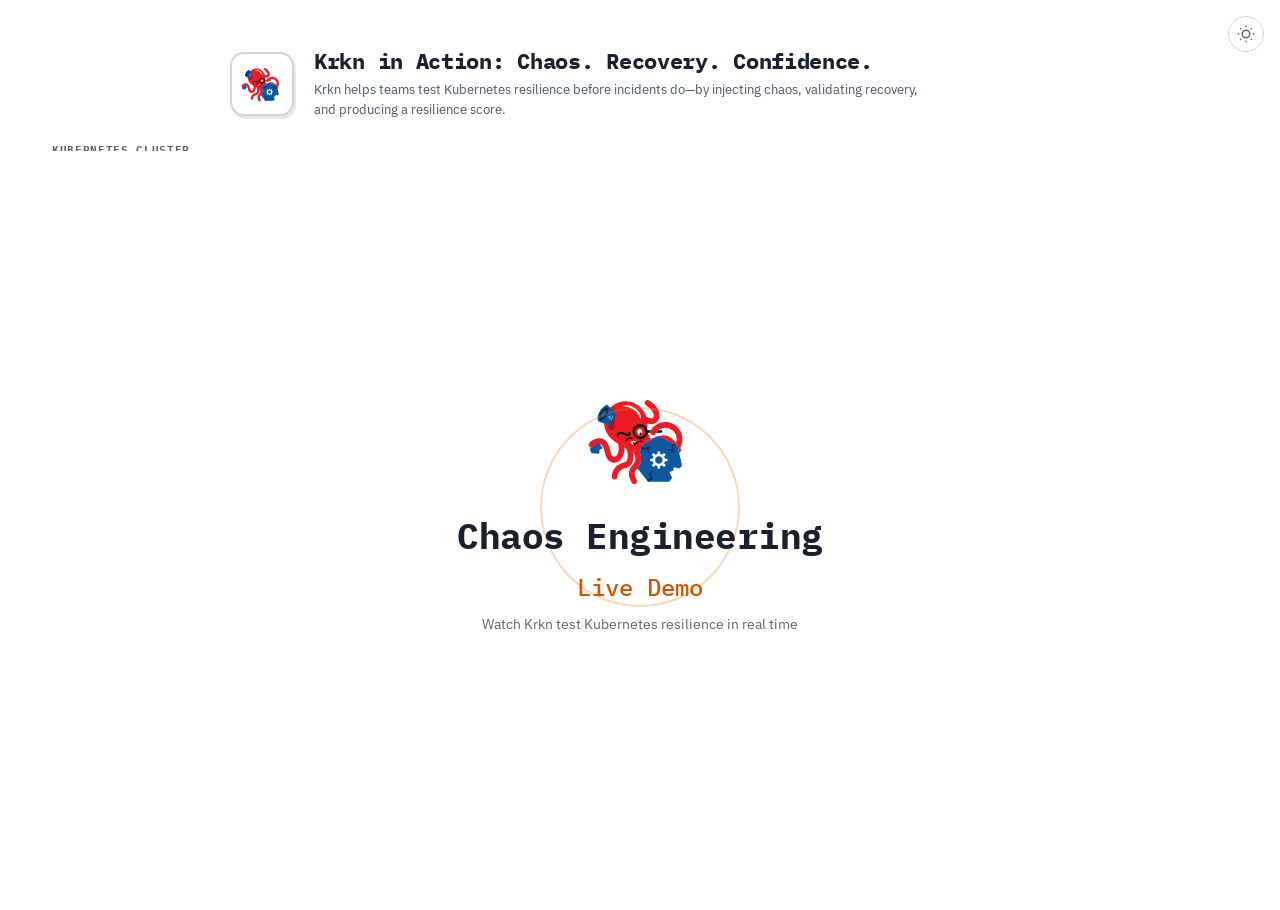
<file: v3/network.html>
<!DOCTYPE html>
<html lang="en">
<head>
  <meta charset="UTF-8">
  <meta name="viewport" content="width=device-width, initial-scale=1.0">
  <title>Kubernetes Chaos — Network Isolation Scenario</title>
  <link rel="preconnect" href="https://fonts.googleapis.com">
  <link rel="preconnect" href="https://fonts.gstatic.com" crossorigin>
  <link href="https://fonts.googleapis.com/css2?family=IBM+Plex+Sans:wght@400;500;600;700&family=IBM+Plex+Mono:wght@400;500;600&display=swap" rel="stylesheet">
  <link rel="stylesheet" href="styles.css">
</head>
<body>
  <button class="theme-toggle" id="theme-toggle" title="Toggle dark mode">
    <svg class="theme-icon-sun" viewBox="0 0 24 24" fill="none" stroke="currentColor" stroke-width="2"><circle cx="12" cy="12" r="5"/><path d="M12 1v2M12 21v2M4.22 4.22l1.42 1.42M18.36 18.36l1.42 1.42M1 12h2M21 12h2M4.22 19.78l1.42-1.42M18.36 5.64l1.42-1.42"/></svg>
    <svg class="theme-icon-moon" viewBox="0 0 24 24" fill="none" stroke="currentColor" stroke-width="2" style="display:none"><path d="M21 12.79A9 9 0 1 1 11.21 3 7 7 0 0 0 21 12.79z"/></svg>
  </button>
  <div class="page-header">
    <div class="page-header-logo"><svg viewBox="0 0 250 250"><defs><style>.kl1{fill:none}.kl3{fill:#0e58a0}.kl4{fill:#0d58a1}.kl5{fill:#102d4f}.kl6{fill:#9b1c1f}.kl7{fill:#fff}.kl8{fill:#ec1c24}</style></defs><path class="kl3" d="M163.75,116.65l-1.36.66c.57-.17,1.15-.32,1.73-.48l-.37-.18Z"/><path class="kl3" d="M133,133.87h0q.72.61,0,0Z"/><polygon class="kl8" points="133 133.87 147.09 124.7 133 133.87 133 133.87"/><path class="kl8" d="M124.41,150.23l3.24-12.87,5.36-3.49,14.09-9.17v-.02s12.83-6.18,12.83-6.18l2.47-1.19c-2.4.69-4.75,1.48-7.06,2.25-3.11,1.04-6.13,2.05-9.09,2.77l-1.51-4.27c-1.64-4.1-3.34-9.2-4.98-14.56.74-4.26.97-8.66.72-13.04.92.34,1.86.65,2.83.9,6.74,1.69,13.32.05,17.61-4.39,4.76-4.92,6.22-13.03,3.74-20.65-1.97-6.05-5.76-10.64-9.11-14.68l-.39-.48-10.48-8.4c-2.6-2.08-6.38-1.67-8.47.93-2.08,2.59-1.67,6.38.93,8.47l9.51,7.63c2.67,3.23,5.34,6.58,6.55,10.27,1.05,3.22.64,6.9-.95,8.55-1.48,1.53-4.08,1.56-6.02,1.07-2.7-.68-5.46-2.34-8.37-4.1-.11-.07-.22-.13-.32-.19-.7-2.04-1.52-4.03-2.47-5.94-10.92-22.15-37.7-31.28-59.8-20.38-22.1,10.9-31.17,37.69-20.25,59.85,4.99,10.12,14.09,18.58,24.61,23.75l1.1,10.21c-.41,4.17-.89,8.43-2.65,11.89-1.54,3.02-4.43,5.32-6.72,5.36h-.06c-2.11,0-3.94-1.8-4.95-3.5-1.43-2.39-2.19-5.52-3.01-8.83-.13-.51-.25-1.02-.38-1.53-1.32-5.25-3.18-11.31-6.97-16.41-3.27-4.39-7.43-7.25-12.03-8.26-5.44-1.19-10.48.36-13.75,1.86-4.16,1.92-7.57,4.69-10.07,6.89-2.5,2.2-2.74,6-.54,8.5,2.2,2.5,6,2.74,8.5.54,2.8-2.46,5-4,7.15-4.99,2.23-1.02,4.47-1.4,6.14-1.04,2.18.48,3.89,2.26,4.94,3.67,2.52,3.39,3.87,7.85,4.96,12.16.12.49.24.98.36,1.46.94,3.84,2.01,8.18,4.36,12.12,3.51,5.89,9.21,9.38,15.3,9.38.08,0,.16,0,.25,0,6.85-.11,13.62-4.79,17.26-11.93,2.89-5.67,3.46-11.59,3.97-16.82l.06-.61-.33-3.02c2.07,2.29,4.06,4.75,5.87,7.35.44,3.01.79,5.93,1.01,8.43.24,7.96-.97,12.64-3.8,14.71-1.38,1.01-3.42,1.58-5.77,2.24-1.49.42-3.03.85-4.61,1.46-11.1,4.23-18.84,15.49-18.81,27.37,0,3.32,2.7,6.01,6.02,6.01h.01c3.33,0,6.02-2.71,6.01-6.04-.01-6.87,4.64-13.64,11.06-16.09,1.08-.41,2.29-.75,3.58-1.12,3.03-.85,6.47-1.82,9.61-4.11,8.37-6.1,8.99-17.19,8.74-25l-.02-.32c-.06-.72-.18-1.93-.35-3.49l.13-.31.84.31c.01,1.03.29,2.07.85,3.01,3.23,5.38,3.3,12.64.17,18.08-.95,1.65-2.23,3.29-3.6,5.02-2.59,3.3-5.52,7.03-6.86,11.89-2.57,9.32,1.89,18.34,4.84,24.3,1.05,2.12,3.18,3.36,5.4,3.36.9,0,1.81-.2,2.66-.63,2.98-1.47,4.2-5.09,2.73-8.07-2.83-5.73-5.27-11.25-4.02-15.77.69-2.53,2.56-4.9,4.72-7.65.22-.28.44-.56.66-.84.92-1.18,1.84-2.39,2.71-3.69.42-.62.82-1.26,1.2-1.93,4.53-7.88,5.1-17.68,1.77-26.07h0c-.24-.61-.51-1.22-.79-1.81"/><path class="kl8" d="M125.27,152.2c-.24-.61-.51-1.22-.79-1.81.28.6.55,1.2.79,1.81Z"/><polygon class="kl8" points="133 133.87 127.64 137.36 133 133.87 133 133.87"/><path class="kl7" d="M109.05,60.27c10.17,5.87,16.58,14.81,16.72,22.23,3.48-7.92-2.18-19.01-13.23-25.4-8.92-5.15-18.74-5.72-24.89-2.09,6.21-.75,14.01.98,21.41,5.25Z"/><ellipse class="kl7" cx="124.64" cy="108.25" rx="4.78" ry="5.91"/><circle cx="126.13" cy="111.92" r="2.42"/><path class="kl7" d="M115.8,130.96c.85-.76,1.86-1.52,3.05-2.22-3.01-.86-12.56-3.14-13.32,2.08,0,0-.81,2.32,7.25,3.67.28-.44.63-.95,1.09-1.51l1.92-2.02Z"/><path d="M128.78,125.87c-4.22.28-7.47,1.44-9.93,2.87-1.2.7-2.21,1.46-3.05,2.22l-4.43-1.05c-.65-.16-1.3.25-1.45.89-.15.65.25,1.3.89,1.45l3.06.72c-.45.56-.81,1.07-1.09,1.51-.49.77-.73,1.3-.76,1.39-.26.61.02,1.31.63,1.58.16.07.32.1.48.1.47,0,.91-.27,1.11-.73.14-.32,3.54-7.83,14.71-8.56.66-.04,1.17-.62,1.12-1.28-.04-.66-.62-1.16-1.28-1.12Z"/><path d="M80.49,116.01c.54-2.16,2.42-3.9,4.67-4.1,2.96-.26,5.7,1.9,8.24,3.08,2.89,1.35,6.87,3.08,9.93,1.27,3.06-1.82,2.93-6.13-.39-7.51-1-.42-2.21.45-2.47,1.4-.32,1.15.4,2.05,1.4,2.47.67.28-.45-.25-.32-.23.65.09-.17.34.03.13-.26.27-.48.41-.87.48-1.21.2-2.61-.43-3.71-.83-2.71-.99-5.09-2.68-7.82-3.64-2.64-.93-5.48-.86-7.96.49-2.26,1.23-3.97,3.42-4.6,5.91-.63,2.51,3.24,3.58,3.87,1.07h0Z"/><path class="kl4" d="M71.99,65.75l-16.33-14.91s-24.23,15.25-18.02,35.01l19.46,7.44s14.67-24.51,14.89-27.53Z"/><path class="kl6" d="M57.17,93.18l-.07.1c.36,4.79,2.63,7.89,5.31,9.9,3.72,2.79,9.04.19,9.06-4.46.02-6.87.95-16.03,1.7-22.41-.61,2.13-1.57,4.39-2.86,6.63-3.89,6.73-9.45,10.94-13.14,10.23Z"/><path class="kl4" d="M73.95,70.21c-.03-.34-.07-.66-.13-.97-.3-1.66-1.02-2.93-2.18-3.6-3.59-2.07-10,2.32-14.32,9.81-4.32,7.49-4.92,15.24-1.34,17.31.36.21.76.34,1.18.42,3.69.71,9.26-3.5,13.14-10.23,1.29-2.24,2.25-4.5,2.86-6.63.65-2.25.92-4.35.78-6.11Z"/><ellipse class="kl5" cx="48.91" cy="70.52" rx="15.66" ry="7.5" transform="translate(-36.62 77.62) rotate(-60)"/><path d="M96.23,128.29c-.63,0-1.16-.48-1.2-1.12,0-.12-.17-2.97,2.19-5.08,2.33-2.07,6.15-2.64,11.38-1.69.65.12,1.09.75.97,1.4-.12.65-.75,1.08-1.4.97-4.37-.8-7.59-.43-9.31,1.09-1.49,1.31-1.42,3.08-1.42,3.15.03.66-.47,1.23-1.13,1.27-.02,0-.05,0-.07,0Z"/><path class="kl4" d="M45.67,79.05s-6.32-13.34,9.3-15.44c0,0,.88,9.3-9.3,15.44Z"/><path class="kl7" d="M66.44,80.81c-.08,0-.16-.02-.23-.07l-7.44-5.27c-.18-.13-.22-.38-.1-.56.13-.18.38-.22.56-.1l7.44,5.27c.18.13.22.38.1.56-.08.11-.2.17-.33.17Z"/><path class="kl7" d="M61.37,83.61c-.22,0-.4-.18-.4-.4s.18-.4.4-.4c2.12,0,3.68-.62,4.64-1.86,1.89-2.43.89-6.45.88-6.49-.05-.21.08-.43.29-.49.21-.06.43.08.49.29.05.18,1.1,4.45-1.02,7.18-1.12,1.44-2.89,2.17-5.27,2.17Z"/><path class="kl7" d="M59.92,80.51c-.07,0-.15-.02-.21-.06-.19-.12-.25-.36-.13-.55l3.68-5.94c.12-.19.37-.24.55-.13.19.12.25.36.13.55l-3.68,5.94c-.08.12-.21.19-.34.19Z"/><path class="kl3" d="M133,133.87l-5.36,3.49-3.24,12.87c.03.05.05.11.07.16.28.6.55,1.2.79,1.81h0c3.33,8.39,2.76,18.18-1.77,26.07-.38.67-.79,1.31-1.2,1.93-.87,1.3-1.79,2.51-2.71,3.69l19.75,24.77,2.65,3.33h43.52l2.65-3.33,3.87-4.86-2.11-4.44-2.11-4.44-1.53-3.21,5.22-1.42,1.9-.52.81-2.88,1.46-5.22,2.26.55,4.73,1.16,4.73,1.16,2.59-3.25,2.65-3.33-.95-4.15-5.08-22.27-2.71-11.87-.95-4.15-3.83-1.85-31.54-15.19-3.46-1.67c-.58.15-1.16.31-1.73.48l-2.47,1.19-12.84,6.18v.02s-14.08,9.17-14.08,9.17"/><path class="kl7" d="M176.83,169.95c.1-.37.43-.63.81-.63h4.41c.14-.9.21-1.77.21-2.65s-.07-1.74-.21-2.65h-4.41c-.38,0-.72-.26-.81-.63-.31-1.18-.78-2.31-1.4-3.35-.2-.33-.14-.75.13-1.02l3.11-3.11c-1.07-1.43-2.33-2.68-3.76-3.73l-3.13,3.13c-.27.27-.69.32-1.01.13-1.03-.6-2.15-1.05-3.33-1.34-.37-.09-.64-.43-.64-.82v-4.39c-1.84-.27-3.52-.25-5.29.03v4.43c0,.38-.25.71-.62.81-1.14.31-2.23.77-3.24,1.37-.33.2-.75.15-1.02-.13l-3.11-3.11c-1.43,1.07-2.68,2.33-3.73,3.76l3.13,3.13c.27.27.32.69.13,1.02-.58.99-1.02,2.08-1.32,3.21-.1.37-.43.63-.81.63h-4.41c-.14.9-.21,1.77-.21,2.65s.07,1.74.21,2.65h4.41c.38,0,.72.26.81.63.3,1.14.74,2.22,1.32,3.21.19.33.14.75-.13,1.02l-3.13,3.13c1.05,1.43,2.3,2.68,3.73,3.76l3.11-3.11c.27-.27.7-.32,1.02-.13,1.01.6,2.1,1.06,3.24,1.37.37.1.62.43.62.81v4.43c1.77.28,3.45.3,5.29.03v-4.39c0-.39.26-.72.64-.82,1.17-.29,2.29-.75,3.33-1.34.33-.19.74-.14,1.01.13l3.13,3.13c1.43-1.05,2.69-2.3,3.76-3.73l-3.11-3.11c-.27-.27-.32-.69-.13-1.02.62-1.04,1.09-2.17,1.4-3.35ZM164.28,174.34c-4.23,0-7.67-3.44-7.67-7.67s3.44-7.67,7.67-7.67,7.67,3.44,7.67,7.67-3.44,7.67-7.67,7.67Z"/><polygon class="kl5" points="195.75 132.09 189.83 137.14 192.61 143.99 180.11 144.21 191.23 147.66 189.37 154.85 195.84 146.32 193.15 138.65 200.11 134.06 195.75 132.09"/><polygon class="kl5" points="126.43 142.34 133.2 146.69 139.04 142.17 142.63 154.14 142.95 142.5 150.38 142.35 140.41 138.43 133.75 143.09 127.55 137.77 126.43 142.34"/><polygon class="kl5" points="141.99 211.98 151.62 206.63 147.49 195.75 149.23 193.05 153.13 187.67 143.3 194.01 147.65 204.83 138.76 207.97 141.99 211.98"/><path class="kl1" d="M125.19,96.63c-6.01,0-10.89,4.89-10.89,10.89s4.89,10.89,10.89,10.89,10.89-4.89,10.89-10.89-4.89-10.89-10.89-10.89Z"/><path d="M158.9,109.67h9.99c1.33,0,2.41-1.08,2.41-2.41s-1.08-2.41-2.41-2.41h-5.48c-1.71,1.37-3.22,2.99-4.5,4.82Z"/><path class="kl8" d="M213.42,121.88l-.06.08c-.57-19.01-16.2-34.3-35.35-34.3-12.46,0-23.94,6.56-30.32,17.19-.24.4-.49.79-.71,1.2-.63,1.15-.84,2.41-.69,3.62.23,1.86,1.31,3.59,3.08,4.56,2.92,1.6,6.58.53,8.18-2.39.41-.76.88-1.48,1.36-2.17,1.28-1.83,2.8-3.45,4.5-4.82,4.08-3.27,9.2-5.14,14.6-5.14,12.86,0,23.33,10.47,23.33,23.33,0,2.63-.13,3.57-.77,5.61-.21.68-.29,1.37-.26,2.05-7.77-8.95-17.68-16.91-29.9-15.17-2.15.31-4.24.76-6.29,1.31l3.46,1.67,31.54,15.19,3.83,1.85.95,4.15,2.71,11.87c.49-.19.97-.42,1.42-.75,2.69-1.96,3.29-5.72,1.33-8.41-.17-.24-.35-.48-.52-.72,1.88-3.42,2.99-7.38,3.64-10.85.75-2.8.9-4.87.9-7.78,0-.01,0-.02,0-.03.03-.71.03-1.12.03-1.12Z"/><path d="M147.69,104.85h-7.04c-1.28-7.39-7.72-13.04-15.47-13.04-8.66,0-15.71,7.05-15.71,15.71s7.05,15.71,15.71,15.71c7.94,0,14.5-5.92,15.55-13.57h5.55c-.15-1.21.06-2.47.69-3.62.22-.41.47-.8.71-1.2ZM125.19,118.42c-6.01,0-10.89-4.89-10.89-10.89s4.89-10.89,10.89-10.89,10.89,4.89,10.89,10.89-4.89,10.89-10.89,10.89Z"/><polygon class="kl4" points="23.71 152.66 40.01 153.84 40.9 145.48 47.6 142.38 39.37 130.63 20.5 143.35 23.71 152.66"/></svg></div>
    <div class="page-header-text">
      <div class="page-header-title">Krkn in Action: Chaos. Recovery. Confidence.</div>
      <div class="page-header-subtitle">Krkn helps teams test Kubernetes resilience before incidents do—by injecting chaos, validating recovery, and producing a resilience score.</div>
    </div>
  </div>
  <div class="main-wrapper">
    <div class="cluster" id="cluster">
      <svg id="svg-layer" xmlns="http://www.w3.org/2000/svg">
        <defs>
          <marker id="arr-r" markerWidth="7" markerHeight="5" refX="6" refY="2.5" orient="auto"><polygon points="0 0.5,6 2.5,0 4.5" fill="#c0392b"/></marker>
          <marker id="arr-o" markerWidth="7" markerHeight="5" refX="6" refY="2.5" orient="auto"><polygon points="0 0.5,6 2.5,0 4.5" fill="#e67e22"/></marker>
          <filter id="chaos-glow"><feGaussianBlur stdDeviation="3" result="blur"/><feMerge><feMergeNode in="blur"/><feMergeNode in="SourceGraphic"/></feMerge></filter>
        </defs>
      </svg>

      <!-- CLUSTER CONTENT: BOUNDARY + EXTERNAL KRKN -->
      <div class="cluster-content">
        <div class="cluster-boundary">

          <!-- PHASE BAR -->
          <div class="phase-bar">
            <div class="phase-number" id="phase-num">&mdash;</div>
            <div>
              <div class="phase-title" id="phase-title">Initializing</div>
              <div class="phase-subtitle" id="phase-subtitle"></div>
            </div>
          </div>

          <!-- TRAFFIC ROW -->
          <div class="traffic-row">
            <div class="users-block" id="el-users">
              <div class="user-icon"><svg viewBox="0 0 24 24" fill="none" stroke="#4a5568" stroke-width="2" stroke-linecap="round"><path d="M20 21v-2a4 4 0 0 0-4-4H8a4 4 0 0 0-4 4v2"/><circle cx="12" cy="7" r="4"/></svg></div>
              <span class="users-label">Users</span>
            </div>
            <div class="flow-connector"><svg viewBox="0 0 56 14" fill="none"><line x1="0" y1="7" x2="46" y2="7" stroke="#c0392b" stroke-width="1.5"/><polygon points="46,2.5 55,7 46,11.5" fill="#c0392b"/></svg></div>
            <div class="arch-card" id="el-ingress">
              <div class="card-icon"><svg viewBox="0 0 24 24" fill="none" stroke="#c0392b" stroke-width="2"><rect x="3" y="3" width="7" height="7" rx="1"/><rect x="14" y="3" width="7" height="7" rx="1"/><rect x="3" y="14" width="7" height="7" rx="1"/><rect x="14" y="14" width="7" height="7" rx="1"/></svg></div>
              <span class="card-text">Ingress Controller</span>
            </div>
            <div class="flow-connector"><svg viewBox="0 0 56 14" fill="none"><line x1="0" y1="7" x2="46" y2="7" stroke="#c0392b" stroke-width="1.5"/><polygon points="46,2.5 55,7 46,11.5" fill="#c0392b"/></svg></div>
            <div class="arch-card" id="el-service">
              <div class="card-icon"><svg viewBox="0 0 24 24" fill="none" stroke="#c0392b" stroke-width="2"><circle cx="12" cy="12" r="3"/><line x1="12" y1="3" x2="12" y2="9"/><line x1="12" y1="15" x2="12" y2="21"/><line x1="3" y1="12" x2="9" y2="12"/><line x1="15" y1="12" x2="21" y2="12"/></svg></div>
              <span class="card-text">Service</span>
            </div>
          </div>

          <!-- WORKER NODES -->
          <div class="nodes-row">
            <div class="worker-node" id="el-wn1">
              <div class="node-title">Worker Node 1</div>
              <div class="node-services">
                <span class="svc-badge"><svg class="si" viewBox="0 0 24 24" fill="none" stroke="#718096" stroke-width="2"><path d="M13 2L3 14h9l-1 8 10-12h-9l1-8z"/></svg>kubelet</span>
                <span class="svc-badge"><svg class="si" viewBox="0 0 24 24" fill="none" stroke="#718096" stroke-width="2"><circle cx="12" cy="12" r="8"/><path d="M8 12h8M12 8v8"/></svg>kube-proxy</span>
                <span class="svc-badge"><svg class="si" viewBox="0 0 24 24" fill="none" stroke="#718096" stroke-width="2"><rect x="4" y="4" width="16" height="16" rx="2"/><path d="M4 9h16M4 15h16M9 4v16M15 4v16"/></svg>Container Runtime</span>
              </div>
              <div class="pods-row">
                <div class="pod-card" id="el-pod1">
                  <div class="pod-status-bar">
                    <div class="status-dot-el dot-green"></div>
                    <span class="status-text-el text-green">Healthy</span>
                  </div>
                  <div class="pod-label"><svg viewBox="0 0 24 24" fill="none" stroke="#c0392b" stroke-width="2"><circle cx="12" cy="12" r="3"/><circle cx="12" cy="12" r="8"/></svg><span><span class="pod-friendly-name">Frontend App</span><span class="pod-k8s-name">frontend-v2-7d4b</span></span></div>
                  <div class="containers-grid">
                    <span class="ctr-chip"><svg viewBox="0 0 24 24" fill="none" stroke="#c0392b" stroke-width="1.5"><path d="M21 16V8a2 2 0 0 0-1-1.73l-7-4a2 2 0 0 0-2 0l-7 4A2 2 0 0 0 3 8v8a2 2 0 0 0 1 1.73l7 4a2 2 0 0 0 2 0l7-4A2 2 0 0 0 21 16z"/></svg>react-app</span>
                    <span class="ctr-chip"><svg viewBox="0 0 24 24" fill="none" stroke="#c0392b" stroke-width="1.5"><path d="M21 16V8a2 2 0 0 0-1-1.73l-7-4a2 2 0 0 0-2 0l-7 4A2 2 0 0 0 3 8v8a2 2 0 0 0 1 1.73l7 4a2 2 0 0 0 2 0l7-4A2 2 0 0 0 21 16z"/></svg>nginx</span>
                  </div>
                </div>
                <div class="pod-card" id="el-pod2">
                  <div class="pod-status-bar">
                    <div class="status-dot-el dot-green"></div>
                    <span class="status-text-el text-green">Healthy</span>
                  </div>
                  <div class="pod-label"><svg viewBox="0 0 24 24" fill="none" stroke="#c0392b" stroke-width="2"><circle cx="12" cy="12" r="3"/><circle cx="12" cy="12" r="8"/></svg><span><span class="pod-friendly-name">Order Service</span><span class="pod-k8s-name">order-svc-3k8m</span></span></div>
                  <div class="containers-grid">
                    <span class="ctr-chip"><svg viewBox="0 0 24 24" fill="none" stroke="#c0392b" stroke-width="1.5"><path d="M21 16V8a2 2 0 0 0-1-1.73l-7-4a2 2 0 0 0-2 0l-7 4A2 2 0 0 0 3 8v8a2 2 0 0 0 1 1.73l7 4a2 2 0 0 0 2 0l7-4A2 2 0 0 0 21 16z"/></svg>order-api</span>
                    <span class="ctr-chip"><svg viewBox="0 0 24 24" fill="none" stroke="#c0392b" stroke-width="1.5"><path d="M21 16V8a2 2 0 0 0-1-1.73l-7-4a2 2 0 0 0-2 0l-7 4A2 2 0 0 0 3 8v8a2 2 0 0 0 1 1.73l7 4a2 2 0 0 0 2 0l7-4A2 2 0 0 0 21 16z"/></svg>proxy (envoy)</span>
                  </div>
                </div>
              </div>
            </div>

            <div class="worker-node" id="el-wn2">
              <div class="node-title">Worker Node 2</div>
              <div class="node-services">
                <span class="svc-badge"><svg class="si" viewBox="0 0 24 24" fill="none" stroke="#718096" stroke-width="2"><path d="M13 2L3 14h9l-1 8 10-12h-9l1-8z"/></svg>kubelet</span>
                <span class="svc-badge"><svg class="si" viewBox="0 0 24 24" fill="none" stroke="#718096" stroke-width="2"><circle cx="12" cy="12" r="8"/><path d="M8 12h8M12 8v8"/></svg>kube-proxy</span>
                <span class="svc-badge"><svg class="si" viewBox="0 0 24 24" fill="none" stroke="#718096" stroke-width="2"><rect x="4" y="4" width="16" height="16" rx="2"/><path d="M4 9h16M4 15h16M9 4v16M15 4v16"/></svg>Container Runtime</span>
              </div>
              <div class="pods-row">
                <div class="pod-slot" id="el-pod3-slot">
                  <div class="pod-card" id="el-pod3">
                    <div class="pod-status-bar">
                      <div class="status-dot-el dot-green"></div>
                      <span class="status-text-el text-green">Healthy</span>
                    </div>
                    <div class="fail-x" style="display:none"><svg viewBox="0 0 24 24" fill="none" stroke="#dc2626" stroke-width="3" stroke-linecap="round"><line x1="6" y1="6" x2="18" y2="18"/><line x1="18" y1="6" x2="6" y2="18"/></svg></div>
                    <div class="pod-label"><svg viewBox="0 0 24 24" fill="none" stroke="#c0392b" stroke-width="2"><circle cx="12" cy="12" r="3"/><circle cx="12" cy="12" r="8"/></svg><span><span class="pod-friendly-name">Frontend App</span><span class="pod-k8s-name">frontend-v2-9f2a</span></span></div>
                    <div class="containers-grid">
                      <span class="ctr-chip"><svg viewBox="0 0 24 24" fill="none" stroke="#c0392b" stroke-width="1.5"><path d="M21 16V8a2 2 0 0 0-1-1.73l-7-4a2 2 0 0 0-2 0l-7 4A2 2 0 0 0 3 8v8a2 2 0 0 0 1 1.73l7 4a2 2 0 0 0 2 0l7-4A2 2 0 0 0 21 16z"/></svg>react-app</span>
                      <span class="ctr-chip"><svg viewBox="0 0 24 24" fill="none" stroke="#c0392b" stroke-width="1.5"><path d="M21 16V8a2 2 0 0 0-1-1.73l-7-4a2 2 0 0 0-2 0l-7 4A2 2 0 0 0 3 8v8a2 2 0 0 0 1 1.73l7 4a2 2 0 0 0 2 0l7-4A2 2 0 0 0 21 16z"/></svg>nginx</span>
                    </div>
                  </div>
                </div>
                <div class="pod-card" id="el-pod4">
                  <div class="pod-status-bar">
                    <div class="status-dot-el dot-green"></div>
                    <span class="status-text-el text-green">Healthy</span>
                  </div>
                  <div class="pod-label"><svg viewBox="0 0 24 24" fill="none" stroke="#c0392b" stroke-width="2"><circle cx="12" cy="12" r="3"/><circle cx="12" cy="12" r="8"/></svg><span><span class="pod-friendly-name">Order Service</span><span class="pod-k8s-name">order-svc-5n1p</span></span></div>
                  <div class="containers-grid">
                    <span class="ctr-chip"><svg viewBox="0 0 24 24" fill="none" stroke="#c0392b" stroke-width="1.5"><path d="M21 16V8a2 2 0 0 0-1-1.73l-7-4a2 2 0 0 0-2 0l-7 4A2 2 0 0 0 3 8v8a2 2 0 0 0 1 1.73l7 4a2 2 0 0 0 2 0l7-4A2 2 0 0 0 21 16z"/></svg>order-api</span>
                    <span class="ctr-chip"><svg viewBox="0 0 24 24" fill="none" stroke="#c0392b" stroke-width="1.5"><path d="M21 16V8a2 2 0 0 0-1-1.73l-7-4a2 2 0 0 0-2 0l-7 4A2 2 0 0 0 3 8v8a2 2 0 0 0 1 1.73l7 4a2 2 0 0 0 2 0l7-4A2 2 0 0 0 21 16z"/></svg>proxy (envoy)</span>
                  </div>
                </div>
              </div>
            </div>
          </div>

          <!-- CONTROL PLANE -->
          <div class="cp-row">
            <div class="control-plane" id="el-cp">
              <div class="cp-title">Control Plane</div>
              <div class="cp-grid">
                <div class="cp-item cp-muted" id="el-etcd">
                  <div class="cp-icon"><svg viewBox="0 0 24 24" fill="none" stroke="#c0392b" stroke-width="2"><ellipse cx="12" cy="5" rx="9" ry="3"/><path d="M21 12c0 1.66-4 3-9 3s-9-1.34-9-3"/><path d="M3 5v14c0 1.66 4 3 9 3s9-1.34 9-3V5"/></svg></div>
                  <span class="cp-name">Cluster Memory</span><span class="cp-desc">etcd</span>
                </div>
                <div class="cp-item" id="el-apiserver">
                  <div class="cp-icon"><svg viewBox="0 0 24 24" fill="none" stroke="#c0392b" stroke-width="2"><rect x="2" y="2" width="20" height="8" rx="2"/><rect x="2" y="14" width="20" height="8" rx="2"/><circle cx="6" cy="6" r="1" fill="#c0392b"/><circle cx="6" cy="18" r="1" fill="#c0392b"/></svg></div>
                  <span class="cp-name">API Gateway</span><span class="cp-desc">kube-apiserver</span>
                </div>
                <div class="cp-item cp-muted" id="el-scheduler">
                  <div class="cp-icon"><svg viewBox="0 0 24 24" fill="none" stroke="#c0392b" stroke-width="2"><rect x="3" y="4" width="18" height="18" rx="2"/><line x1="16" y1="2" x2="16" y2="6"/><line x1="8" y1="2" x2="8" y2="6"/><line x1="3" y1="10" x2="21" y2="10"/><rect x="7" y="14" width="4" height="3" rx="0.5"/></svg></div>
                  <span class="cp-name">Pod Scheduler</span><span class="cp-desc">kube-scheduler</span>
                </div>
                <div class="cp-item" id="el-controller">
                  <div class="cp-icon"><svg viewBox="0 0 24 24" fill="none" stroke="#c0392b" stroke-width="2"><circle cx="12" cy="12" r="3"/><path d="M12 1v4M12 19v4M4.22 4.22l2.83 2.83M16.95 16.95l2.83 2.83M1 12h4M19 12h4M4.22 19.78l2.83-2.83M16.95 7.05l2.83-2.83"/></svg></div>
                  <span class="cp-name">Self-Healer</span><span class="cp-desc">kube-controller-manager</span>
                </div>
              </div>
            </div>
          </div>

        </div><!-- /cluster-boundary -->

        <!-- KRKN — EXTERNAL -->
        <div class="krkn-external">
          <div class="krkn-external-badge">External</div>
          <div class="krkn-card" id="el-krkn">
            <div class="krkn-icon"><svg viewBox="0 0 250 250"><defs><style>.kl1{fill:none}.kl3{fill:#0e58a0}.kl4{fill:#0d58a1}.kl5{fill:#102d4f}.kl6{fill:#9b1c1f}.kl7{fill:#fff}.kl8{fill:#ec1c24}</style></defs><path class="kl3" d="M163.75,116.65l-1.36.66c.57-.17,1.15-.32,1.73-.48l-.37-.18Z"/><path class="kl3" d="M133,133.87h0q.72.61,0,0Z"/><polygon class="kl8" points="133 133.87 147.09 124.7 133 133.87 133 133.87"/><path class="kl8" d="M124.41,150.23l3.24-12.87,5.36-3.49,14.09-9.17v-.02s12.83-6.18,12.83-6.18l2.47-1.19c-2.4.69-4.75,1.48-7.06,2.25-3.11,1.04-6.13,2.05-9.09,2.77l-1.51-4.27c-1.64-4.1-3.34-9.2-4.98-14.56.74-4.26.97-8.66.72-13.04.92.34,1.86.65,2.83.9,6.74,1.69,13.32.05,17.61-4.39,4.76-4.92,6.22-13.03,3.74-20.65-1.97-6.05-5.76-10.64-9.11-14.68l-.39-.48-10.48-8.4c-2.6-2.08-6.38-1.67-8.47.93-2.08,2.59-1.67,6.38.93,8.47l9.51,7.63c2.67,3.23,5.34,6.58,6.55,10.27,1.05,3.22.64,6.9-.95,8.55-1.48,1.53-4.08,1.56-6.02,1.07-2.7-.68-5.46-2.34-8.37-4.1-.11-.07-.22-.13-.32-.19-.7-2.04-1.52-4.03-2.47-5.94-10.92-22.15-37.7-31.28-59.8-20.38-22.1,10.9-31.17,37.69-20.25,59.85,4.99,10.12,14.09,18.58,24.61,23.75l1.1,10.21c-.41,4.17-.89,8.43-2.65,11.89-1.54,3.02-4.43,5.32-6.72,5.36h-.06c-2.11,0-3.94-1.8-4.95-3.5-1.43-2.39-2.19-5.52-3.01-8.83-.13-.51-.25-1.02-.38-1.53-1.32-5.25-3.18-11.31-6.97-16.41-3.27-4.39-7.43-7.25-12.03-8.26-5.44-1.19-10.48.36-13.75,1.86-4.16,1.92-7.57,4.69-10.07,6.89-2.5,2.2-2.74,6-.54,8.5,2.2,2.5,6,2.74,8.5.54,2.8-2.46,5-4,7.15-4.99,2.23-1.02,4.47-1.4,6.14-1.04,2.18.48,3.89,2.26,4.94,3.67,2.52,3.39,3.87,7.85,4.96,12.16.12.49.24.98.36,1.46.94,3.84,2.01,8.18,4.36,12.12,3.51,5.89,9.21,9.38,15.3,9.38.08,0,.16,0,.25,0,6.85-.11,13.62-4.79,17.26-11.93,2.89-5.67,3.46-11.59,3.97-16.82l.06-.61-.33-3.02c2.07,2.29,4.06,4.75,5.87,7.35.44,3.01.79,5.93,1.01,8.43.24,7.96-.97,12.64-3.8,14.71-1.38,1.01-3.42,1.58-5.77,2.24-1.49.42-3.03.85-4.61,1.46-11.1,4.23-18.84,15.49-18.81,27.37,0,3.32,2.7,6.01,6.02,6.01h.01c3.33,0,6.02-2.71,6.01-6.04-.01-6.87,4.64-13.64,11.06-16.09,1.08-.41,2.29-.75,3.58-1.12,3.03-.85,6.47-1.82,9.61-4.11,8.37-6.1,8.99-17.19,8.74-25l-.02-.32c-.06-.72-.18-1.93-.35-3.49l.13-.31.84.31c.01,1.03.29,2.07.85,3.01,3.23,5.38,3.3,12.64.17,18.08-.95,1.65-2.23,3.29-3.6,5.02-2.59,3.3-5.52,7.03-6.86,11.89-2.57,9.32,1.89,18.34,4.84,24.3,1.05,2.12,3.18,3.36,5.4,3.36.9,0,1.81-.2,2.66-.63,2.98-1.47,4.2-5.09,2.73-8.07-2.83-5.73-5.27-11.25-4.02-15.77.69-2.53,2.56-4.9,4.72-7.65.22-.28.44-.56.66-.84.92-1.18,1.84-2.39,2.71-3.69.42-.62.82-1.26,1.2-1.93,4.53-7.88,5.1-17.68,1.77-26.07h0c-.24-.61-.51-1.22-.79-1.81"/><path class="kl8" d="M125.27,152.2c-.24-.61-.51-1.22-.79-1.81.28.6.55,1.2.79,1.81Z"/><polygon class="kl8" points="133 133.87 127.64 137.36 133 133.87 133 133.87"/><path class="kl7" d="M109.05,60.27c10.17,5.87,16.58,14.81,16.72,22.23,3.48-7.92-2.18-19.01-13.23-25.4-8.92-5.15-18.74-5.72-24.89-2.09,6.21-.75,14.01.98,21.41,5.25Z"/><ellipse class="kl7" cx="124.64" cy="108.25" rx="4.78" ry="5.91"/><circle cx="126.13" cy="111.92" r="2.42"/><path class="kl7" d="M115.8,130.96c.85-.76,1.86-1.52,3.05-2.22-3.01-.86-12.56-3.14-13.32,2.08,0,0-.81,2.32,7.25,3.67.28-.44.63-.95,1.09-1.51l1.92-2.02Z"/><path d="M128.78,125.87c-4.22.28-7.47,1.44-9.93,2.87-1.2.7-2.21,1.46-3.05,2.22l-4.43-1.05c-.65-.16-1.3.25-1.45.89-.15.65.25,1.3.89,1.45l3.06.72c-.45.56-.81,1.07-1.09,1.51-.49.77-.73,1.3-.76,1.39-.26.61.02,1.31.63,1.58.16.07.32.1.48.1.47,0,.91-.27,1.11-.73.14-.32,3.54-7.83,14.71-8.56.66-.04,1.17-.62,1.12-1.28-.04-.66-.62-1.16-1.28-1.12Z"/><path d="M80.49,116.01c.54-2.16,2.42-3.9,4.67-4.1,2.96-.26,5.7,1.9,8.24,3.08,2.89,1.35,6.87,3.08,9.93,1.27,3.06-1.82,2.93-6.13-.39-7.51-1-.42-2.21.45-2.47,1.4-.32,1.15.4,2.05,1.4,2.47.67.28-.45-.25-.32-.23.65.09-.17.34.03.13-.26.27-.48.41-.87.48-1.21.2-2.61-.43-3.71-.83-2.71-.99-5.09-2.68-7.82-3.64-2.64-.93-5.48-.86-7.96.49-2.26,1.23-3.97,3.42-4.6,5.91-.63,2.51,3.24,3.58,3.87,1.07h0Z"/><path class="kl4" d="M71.99,65.75l-16.33-14.91s-24.23,15.25-18.02,35.01l19.46,7.44s14.67-24.51,14.89-27.53Z"/><path class="kl6" d="M57.17,93.18l-.07.1c.36,4.79,2.63,7.89,5.31,9.9,3.72,2.79,9.04.19,9.06-4.46.02-6.87.95-16.03,1.7-22.41-.61,2.13-1.57,4.39-2.86,6.63-3.89,6.73-9.45,10.94-13.14,10.23Z"/><path class="kl4" d="M73.95,70.21c-.03-.34-.07-.66-.13-.97-.3-1.66-1.02-2.93-2.18-3.6-3.59-2.07-10,2.32-14.32,9.81-4.32,7.49-4.92,15.24-1.34,17.31.36.21.76.34,1.18.42,3.69.71,9.26-3.5,13.14-10.23,1.29-2.24,2.25-4.5,2.86-6.63.65-2.25.92-4.35.78-6.11Z"/><ellipse class="kl5" cx="48.91" cy="70.52" rx="15.66" ry="7.5" transform="translate(-36.62 77.62) rotate(-60)"/><path d="M96.23,128.29c-.63,0-1.16-.48-1.2-1.12,0-.12-.17-2.97,2.19-5.08,2.33-2.07,6.15-2.64,11.38-1.69.65.12,1.09.75.97,1.4-.12.65-.75,1.08-1.4.97-4.37-.8-7.59-.43-9.31,1.09-1.49,1.31-1.42,3.08-1.42,3.15.03.66-.47,1.23-1.13,1.27-.02,0-.05,0-.07,0Z"/><path class="kl4" d="M45.67,79.05s-6.32-13.34,9.3-15.44c0,0,.88,9.3-9.3,15.44Z"/><path class="kl7" d="M66.44,80.81c-.08,0-.16-.02-.23-.07l-7.44-5.27c-.18-.13-.22-.38-.1-.56.13-.18.38-.22.56-.1l7.44,5.27c.18.13.22.38.1.56-.08.11-.2.17-.33.17Z"/><path class="kl7" d="M61.37,83.61c-.22,0-.4-.18-.4-.4s.18-.4.4-.4c2.12,0,3.68-.62,4.64-1.86,1.89-2.43.89-6.45.88-6.49-.05-.21.08-.43.29-.49.21-.06.43.08.49.29.05.18,1.1,4.45-1.02,7.18-1.12,1.44-2.89,2.17-5.27,2.17Z"/><path class="kl7" d="M59.92,80.51c-.07,0-.15-.02-.21-.06-.19-.12-.25-.36-.13-.55l3.68-5.94c.12-.19.37-.24.55-.13.19.12.25.36.13.55l-3.68,5.94c-.08.12-.21.19-.34.19Z"/><path class="kl3" d="M133,133.87l-5.36,3.49-3.24,12.87c.03.05.05.11.07.16.28.6.55,1.2.79,1.81h0c3.33,8.39,2.76,18.18-1.77,26.07-.38.67-.79,1.31-1.2,1.93-.87,1.3-1.79,2.51-2.71,3.69l19.75,24.77,2.65,3.33h43.52l2.65-3.33,3.87-4.86-2.11-4.44-2.11-4.44-1.53-3.21,5.22-1.42,1.9-.52.81-2.88,1.46-5.22,2.26.55,4.73,1.16,4.73,1.16,2.59-3.25,2.65-3.33-.95-4.15-5.08-22.27-2.71-11.87-.95-4.15-3.83-1.85-31.54-15.19-3.46-1.67c-.58.15-1.16.31-1.73.48l-2.47,1.19-12.84,6.18v.02s-14.08,9.17-14.08,9.17"/><path class="kl7" d="M176.83,169.95c.1-.37.43-.63.81-.63h4.41c.14-.9.21-1.77.21-2.65s-.07-1.74-.21-2.65h-4.41c-.38,0-.72-.26-.81-.63-.31-1.18-.78-2.31-1.4-3.35-.2-.33-.14-.75.13-1.02l3.11-3.11c-1.07-1.43-2.33-2.68-3.76-3.73l-3.13,3.13c-.27.27-.69.32-1.01.13-1.03-.6-2.15-1.05-3.33-1.34-.37-.09-.64-.43-.64-.82v-4.39c-1.84-.27-3.52-.25-5.29.03v4.43c0,.38-.25.71-.62.81-1.14.31-2.23.77-3.24,1.37-.33.2-.75.15-1.02-.13l-3.11-3.11c-1.43,1.07-2.68,2.33-3.73,3.76l3.13,3.13c.27.27.32.69.13,1.02-.58.99-1.02,2.08-1.32,3.21-.1.37-.43.63-.81.63h-4.41c-.14.9-.21,1.77-.21,2.65s.07,1.74.21,2.65h4.41c.38,0,.72.26.81.63.3,1.14.74,2.22,1.32,3.21.19.33.14.75-.13,1.02l-3.13,3.13c1.05,1.43,2.3,2.68,3.73,3.76l3.11-3.11c.27-.27.7-.32,1.02-.13,1.01.6,2.1,1.06,3.24,1.37.37.1.62.43.62.81v4.43c1.77.28,3.45.3,5.29.03v-4.39c0-.39.26-.72.64-.82,1.17-.29,2.29-.75,3.33-1.34.33-.19.74-.14,1.01.13l3.13,3.13c1.43-1.05,2.69-2.3,3.76-3.73l-3.11-3.11c-.27-.27-.32-.69-.13-1.02.62-1.04,1.09-2.17,1.4-3.35ZM164.28,174.34c-4.23,0-7.67-3.44-7.67-7.67s3.44-7.67,7.67-7.67,7.67,3.44,7.67,7.67-3.44,7.67-7.67,7.67Z"/><polygon class="kl5" points="195.75 132.09 189.83 137.14 192.61 143.99 180.11 144.21 191.23 147.66 189.37 154.85 195.84 146.32 193.15 138.65 200.11 134.06 195.75 132.09"/><polygon class="kl5" points="126.43 142.34 133.2 146.69 139.04 142.17 142.63 154.14 142.95 142.5 150.38 142.35 140.41 138.43 133.75 143.09 127.55 137.77 126.43 142.34"/><polygon class="kl5" points="141.99 211.98 151.62 206.63 147.49 195.75 149.23 193.05 153.13 187.67 143.3 194.01 147.65 204.83 138.76 207.97 141.99 211.98"/><path class="kl1" d="M125.19,96.63c-6.01,0-10.89,4.89-10.89,10.89s4.89,10.89,10.89,10.89,10.89-4.89,10.89-10.89-4.89-10.89-10.89-10.89Z"/><path d="M158.9,109.67h9.99c1.33,0,2.41-1.08,2.41-2.41s-1.08-2.41-2.41-2.41h-5.48c-1.71,1.37-3.22,2.99-4.5,4.82Z"/><path class="kl8" d="M213.42,121.88l-.06.08c-.57-19.01-16.2-34.3-35.35-34.3-12.46,0-23.94,6.56-30.32,17.19-.24.4-.49.79-.71,1.2-.63,1.15-.84,2.41-.69,3.62.23,1.86,1.31,3.59,3.08,4.56,2.92,1.6,6.58.53,8.18-2.39.41-.76.88-1.48,1.36-2.17,1.28-1.83,2.8-3.45,4.5-4.82,4.08-3.27,9.2-5.14,14.6-5.14,12.86,0,23.33,10.47,23.33,23.33,0,2.63-.13,3.57-.77,5.61-.21.68-.29,1.37-.26,2.05-7.77-8.95-17.68-16.91-29.9-15.17-2.15.31-4.24.76-6.29,1.31l3.46,1.67,31.54,15.19,3.83,1.85.95,4.15,2.71,11.87c.49-.19.97-.42,1.42-.75,2.69-1.96,3.29-5.72,1.33-8.41-.17-.24-.35-.48-.52-.72,1.88-3.42,2.99-7.38,3.64-10.85.75-2.8.9-4.87.9-7.78,0-.01,0-.02,0-.03.03-.71.03-1.12.03-1.12Z"/><path d="M147.69,104.85h-7.04c-1.28-7.39-7.72-13.04-15.47-13.04-8.66,0-15.71,7.05-15.71,15.71s7.05,15.71,15.71,15.71c7.94,0,14.5-5.92,15.55-13.57h5.55c-.15-1.21.06-2.47.69-3.62.22-.41.47-.8.71-1.2ZM125.19,118.42c-6.01,0-10.89-4.89-10.89-10.89s4.89-10.89,10.89-10.89,10.89,4.89,10.89,10.89-4.89,10.89-10.89,10.89Z"/><polygon class="kl4" points="23.71 152.66 40.01 153.84 40.9 145.48 47.6 142.38 39.37 130.63 20.5 143.35 23.71 152.66"/></svg></div>
            <span class="krkn-title">Krkn</span>
            <span class="krkn-subtitle">Chaos Engine</span>
            <div class="krkn-cmd" id="el-krkn-cmd" style="display:none"></div>
          </div>
          <div class="slo-section" style="margin-top: 12px;">
            <div class="slo-title">SLO Monitor</div>
            <div class="slo-metrics">
              <div class="slo-row"><span class="slo-label">Availability</span><span class="slo-value slo-healthy" id="slo-avail">100%</span></div>
              <div class="slo-row"><span class="slo-label">p95 Latency</span><span class="slo-value slo-healthy" id="slo-latency">120ms</span></div>
              <div class="slo-row"><span class="slo-label">Error Rate</span><span class="slo-value slo-healthy" id="slo-error">0.1%</span></div>
            </div>
          </div>
        </div>
      </div><!-- /cluster-content -->

      <!-- LIFECYCLE -->
      <div class="lifecycle-section" id="el-lifecycle" style="display:none">
        <div class="lifecycle-title" id="el-lifecycle-title"></div>
        <div class="lifecycle-flow" id="el-lifecycle-flow"></div>
      </div>

      <!-- SCENE OVERLAY -->
      <div class="scene-overlay" id="el-scene-overlay" style="display:none">
        <div class="scene-card">
          <div class="scene-title" id="scene-title-text"></div>
          <div class="scene-subtitle" id="scene-subtitle-text"></div>
        </div>
      </div>

      <!-- ATTRACT -->
      <div class="attract-overlay" id="el-attract" style="display:none">
        <div class="attract-content">
          <div class="attract-pulse-ring"></div>
          <div class="attract-logo"><svg viewBox="0 0 250 250"><defs><style>.kl1{fill:none}.kl3{fill:#0e58a0}.kl4{fill:#0d58a1}.kl5{fill:#102d4f}.kl6{fill:#9b1c1f}.kl7{fill:#fff}.kl8{fill:#ec1c24}</style></defs><path class="kl3" d="M163.75,116.65l-1.36.66c.57-.17,1.15-.32,1.73-.48l-.37-.18Z"/><path class="kl3" d="M133,133.87h0q.72.61,0,0Z"/><polygon class="kl8" points="133 133.87 147.09 124.7 133 133.87 133 133.87"/><path class="kl8" d="M124.41,150.23l3.24-12.87,5.36-3.49,14.09-9.17v-.02s12.83-6.18,12.83-6.18l2.47-1.19c-2.4.69-4.75,1.48-7.06,2.25-3.11,1.04-6.13,2.05-9.09,2.77l-1.51-4.27c-1.64-4.1-3.34-9.2-4.98-14.56.74-4.26.97-8.66.72-13.04.92.34,1.86.65,2.83.9,6.74,1.69,13.32.05,17.61-4.39,4.76-4.92,6.22-13.03,3.74-20.65-1.97-6.05-5.76-10.64-9.11-14.68l-.39-.48-10.48-8.4c-2.6-2.08-6.38-1.67-8.47.93-2.08,2.59-1.67,6.38.93,8.47l9.51,7.63c2.67,3.23,5.34,6.58,6.55,10.27,1.05,3.22.64,6.9-.95,8.55-1.48,1.53-4.08,1.56-6.02,1.07-2.7-.68-5.46-2.34-8.37-4.1-.11-.07-.22-.13-.32-.19-.7-2.04-1.52-4.03-2.47-5.94-10.92-22.15-37.7-31.28-59.8-20.38-22.1,10.9-31.17,37.69-20.25,59.85,4.99,10.12,14.09,18.58,24.61,23.75l1.1,10.21c-.41,4.17-.89,8.43-2.65,11.89-1.54,3.02-4.43,5.32-6.72,5.36h-.06c-2.11,0-3.94-1.8-4.95-3.5-1.43-2.39-2.19-5.52-3.01-8.83-.13-.51-.25-1.02-.38-1.53-1.32-5.25-3.18-11.31-6.97-16.41-3.27-4.39-7.43-7.25-12.03-8.26-5.44-1.19-10.48.36-13.75,1.86-4.16,1.92-7.57,4.69-10.07,6.89-2.5,2.2-2.74,6-.54,8.5,2.2,2.5,6,2.74,8.5.54,2.8-2.46,5-4,7.15-4.99,2.23-1.02,4.47-1.4,6.14-1.04,2.18.48,3.89,2.26,4.94,3.67,2.52,3.39,3.87,7.85,4.96,12.16.12.49.24.98.36,1.46.94,3.84,2.01,8.18,4.36,12.12,3.51,5.89,9.21,9.38,15.3,9.38.08,0,.16,0,.25,0,6.85-.11,13.62-4.79,17.26-11.93,2.89-5.67,3.46-11.59,3.97-16.82l.06-.61-.33-3.02c2.07,2.29,4.06,4.75,5.87,7.35.44,3.01.79,5.93,1.01,8.43.24,7.96-.97,12.64-3.8,14.71-1.38,1.01-3.42,1.58-5.77,2.24-1.49.42-3.03.85-4.61,1.46-11.1,4.23-18.84,15.49-18.81,27.37,0,3.32,2.7,6.01,6.02,6.01h.01c3.33,0,6.02-2.71,6.01-6.04-.01-6.87,4.64-13.64,11.06-16.09,1.08-.41,2.29-.75,3.58-1.12,3.03-.85,6.47-1.82,9.61-4.11,8.37-6.1,8.99-17.19,8.74-25l-.02-.32c-.06-.72-.18-1.93-.35-3.49l.13-.31.84.31c.01,1.03.29,2.07.85,3.01,3.23,5.38,3.3,12.64.17,18.08-.95,1.65-2.23,3.29-3.6,5.02-2.59,3.3-5.52,7.03-6.86,11.89-2.57,9.32,1.89,18.34,4.84,24.3,1.05,2.12,3.18,3.36,5.4,3.36.9,0,1.81-.2,2.66-.63,2.98-1.47,4.2-5.09,2.73-8.07-2.83-5.73-5.27-11.25-4.02-15.77.69-2.53,2.56-4.9,4.72-7.65.22-.28.44-.56.66-.84.92-1.18,1.84-2.39,2.71-3.69.42-.62.82-1.26,1.2-1.93,4.53-7.88,5.1-17.68,1.77-26.07h0c-.24-.61-.51-1.22-.79-1.81"/><path class="kl8" d="M125.27,152.2c-.24-.61-.51-1.22-.79-1.81.28.6.55,1.2.79,1.81Z"/><polygon class="kl8" points="133 133.87 127.64 137.36 133 133.87 133 133.87"/><path class="kl7" d="M109.05,60.27c10.17,5.87,16.58,14.81,16.72,22.23,3.48-7.92-2.18-19.01-13.23-25.4-8.92-5.15-18.74-5.72-24.89-2.09,6.21-.75,14.01.98,21.41,5.25Z"/><ellipse class="kl7" cx="124.64" cy="108.25" rx="4.78" ry="5.91"/><circle cx="126.13" cy="111.92" r="2.42"/><path class="kl7" d="M115.8,130.96c.85-.76,1.86-1.52,3.05-2.22-3.01-.86-12.56-3.14-13.32,2.08,0,0-.81,2.32,7.25,3.67.28-.44.63-.95,1.09-1.51l1.92-2.02Z"/><path d="M128.78,125.87c-4.22.28-7.47,1.44-9.93,2.87-1.2.7-2.21,1.46-3.05,2.22l-4.43-1.05c-.65-.16-1.3.25-1.45.89-.15.65.25,1.3.89,1.45l3.06.72c-.45.56-.81,1.07-1.09,1.51-.49.77-.73,1.3-.76,1.39-.26.61.02,1.31.63,1.58.16.07.32.1.48.1.47,0,.91-.27,1.11-.73.14-.32,3.54-7.83,14.71-8.56.66-.04,1.17-.62,1.12-1.28-.04-.66-.62-1.16-1.28-1.12Z"/><path d="M80.49,116.01c.54-2.16,2.42-3.9,4.67-4.1,2.96-.26,5.7,1.9,8.24,3.08,2.89,1.35,6.87,3.08,9.93,1.27,3.06-1.82,2.93-6.13-.39-7.51-1-.42-2.21.45-2.47,1.4-.32,1.15.4,2.05,1.4,2.47.67.28-.45-.25-.32-.23.65.09-.17.34.03.13-.26.27-.48.41-.87.48-1.21.2-2.61-.43-3.71-.83-2.71-.99-5.09-2.68-7.82-3.64-2.64-.93-5.48-.86-7.96.49-2.26,1.23-3.97,3.42-4.6,5.91-.63,2.51,3.24,3.58,3.87,1.07h0Z"/><path class="kl4" d="M71.99,65.75l-16.33-14.91s-24.23,15.25-18.02,35.01l19.46,7.44s14.67-24.51,14.89-27.53Z"/><path class="kl6" d="M57.17,93.18l-.07.1c.36,4.79,2.63,7.89,5.31,9.9,3.72,2.79,9.04.19,9.06-4.46.02-6.87.95-16.03,1.7-22.41-.61,2.13-1.57,4.39-2.86,6.63-3.89,6.73-9.45,10.94-13.14,10.23Z"/><path class="kl4" d="M73.95,70.21c-.03-.34-.07-.66-.13-.97-.3-1.66-1.02-2.93-2.18-3.6-3.59-2.07-10,2.32-14.32,9.81-4.32,7.49-4.92,15.24-1.34,17.31.36.21.76.34,1.18.42,3.69.71,9.26-3.5,13.14-10.23,1.29-2.24,2.25-4.5,2.86-6.63.65-2.25.92-4.35.78-6.11Z"/><ellipse class="kl5" cx="48.91" cy="70.52" rx="15.66" ry="7.5" transform="translate(-36.62 77.62) rotate(-60)"/><path d="M96.23,128.29c-.63,0-1.16-.48-1.2-1.12,0-.12-.17-2.97,2.19-5.08,2.33-2.07,6.15-2.64,11.38-1.69.65.12,1.09.75.97,1.4-.12.65-.75,1.08-1.4.97-4.37-.8-7.59-.43-9.31,1.09-1.49,1.31-1.42,3.08-1.42,3.15.03.66-.47,1.23-1.13,1.27-.02,0-.05,0-.07,0Z"/><path class="kl4" d="M45.67,79.05s-6.32-13.34,9.3-15.44c0,0,.88,9.3-9.3,15.44Z"/><path class="kl7" d="M66.44,80.81c-.08,0-.16-.02-.23-.07l-7.44-5.27c-.18-.13-.22-.38-.1-.56.13-.18.38-.22.56-.1l7.44,5.27c.18.13.22.38.1.56-.08.11-.2.17-.33.17Z"/><path class="kl7" d="M61.37,83.61c-.22,0-.4-.18-.4-.4s.18-.4.4-.4c2.12,0,3.68-.62,4.64-1.86,1.89-2.43.89-6.45.88-6.49-.05-.21.08-.43.29-.49.21-.06.43.08.49.29.05.18,1.1,4.45-1.02,7.18-1.12,1.44-2.89,2.17-5.27,2.17Z"/><path class="kl7" d="M59.92,80.51c-.07,0-.15-.02-.21-.06-.19-.12-.25-.36-.13-.55l3.68-5.94c.12-.19.37-.24.55-.13.19.12.25.36.13.55l-3.68,5.94c-.08.12-.21.19-.34.19Z"/><path class="kl3" d="M133,133.87l-5.36,3.49-3.24,12.87c.03.05.05.11.07.16.28.6.55,1.2.79,1.81h0c3.33,8.39,2.76,18.18-1.77,26.07-.38.67-.79,1.31-1.2,1.93-.87,1.3-1.79,2.51-2.71,3.69l19.75,24.77,2.65,3.33h43.52l2.65-3.33,3.87-4.86-2.11-4.44-2.11-4.44-1.53-3.21,5.22-1.42,1.9-.52.81-2.88,1.46-5.22,2.26.55,4.73,1.16,4.73,1.16,2.59-3.25,2.65-3.33-.95-4.15-5.08-22.27-2.71-11.87-.95-4.15-3.83-1.85-31.54-15.19-3.46-1.67c-.58.15-1.16.31-1.73.48l-2.47,1.19-12.84,6.18v.02s-14.08,9.17-14.08,9.17"/><path class="kl7" d="M176.83,169.95c.1-.37.43-.63.81-.63h4.41c.14-.9.21-1.77.21-2.65s-.07-1.74-.21-2.65h-4.41c-.38,0-.72-.26-.81-.63-.31-1.18-.78-2.31-1.4-3.35-.2-.33-.14-.75.13-1.02l3.11-3.11c-1.07-1.43-2.33-2.68-3.76-3.73l-3.13,3.13c-.27.27-.69.32-1.01.13-1.03-.6-2.15-1.05-3.33-1.34-.37-.09-.64-.43-.64-.82v-4.39c-1.84-.27-3.52-.25-5.29.03v4.43c0,.38-.25.71-.62.81-1.14.31-2.23.77-3.24,1.37-.33.2-.75.15-1.02-.13l-3.11-3.11c-1.43,1.07-2.68,2.33-3.73,3.76l3.13,3.13c.27.27.32.69.13,1.02-.58.99-1.02,2.08-1.32,3.21-.1.37-.43.63-.81.63h-4.41c-.14.9-.21,1.77-.21,2.65s.07,1.74.21,2.65h4.41c.38,0,.72.26.81.63.3,1.14.74,2.22,1.32,3.21.19.33.14.75-.13,1.02l-3.13,3.13c1.05,1.43,2.3,2.68,3.73,3.76l3.11-3.11c.27-.27.7-.32,1.02-.13,1.01.6,2.1,1.06,3.24,1.37.37.1.62.43.62.81v4.43c1.77.28,3.45.3,5.29.03v-4.39c0-.39.26-.72.64-.82,1.17-.29,2.29-.75,3.33-1.34.33-.19.74-.14,1.01.13l3.13,3.13c1.43-1.05,2.69-2.3,3.76-3.73l-3.11-3.11c-.27-.27-.32-.69-.13-1.02.62-1.04,1.09-2.17,1.4-3.35ZM164.28,174.34c-4.23,0-7.67-3.44-7.67-7.67s3.44-7.67,7.67-7.67,7.67,3.44,7.67,7.67-3.44,7.67-7.67,7.67Z"/><polygon class="kl5" points="195.75 132.09 189.83 137.14 192.61 143.99 180.11 144.21 191.23 147.66 189.37 154.85 195.84 146.32 193.15 138.65 200.11 134.06 195.75 132.09"/><polygon class="kl5" points="126.43 142.34 133.2 146.69 139.04 142.17 142.63 154.14 142.95 142.5 150.38 142.35 140.41 138.43 133.75 143.09 127.55 137.77 126.43 142.34"/><polygon class="kl5" points="141.99 211.98 151.62 206.63 147.49 195.75 149.23 193.05 153.13 187.67 143.3 194.01 147.65 204.83 138.76 207.97 141.99 211.98"/><path class="kl1" d="M125.19,96.63c-6.01,0-10.89,4.89-10.89,10.89s4.89,10.89,10.89,10.89,10.89-4.89,10.89-10.89-4.89-10.89-10.89-10.89Z"/><path d="M158.9,109.67h9.99c1.33,0,2.41-1.08,2.41-2.41s-1.08-2.41-2.41-2.41h-5.48c-1.71,1.37-3.22,2.99-4.5,4.82Z"/><path class="kl8" d="M213.42,121.88l-.06.08c-.57-19.01-16.2-34.3-35.35-34.3-12.46,0-23.94,6.56-30.32,17.19-.24.4-.49.79-.71,1.2-.63,1.15-.84,2.41-.69,3.62.23,1.86,1.31,3.59,3.08,4.56,2.92,1.6,6.58.53,8.18-2.39.41-.76.88-1.48,1.36-2.17,1.28-1.83,2.8-3.45,4.5-4.82,4.08-3.27,9.2-5.14,14.6-5.14,12.86,0,23.33,10.47,23.33,23.33,0,2.63-.13,3.57-.77,5.61-.21.68-.29,1.37-.26,2.05-7.77-8.95-17.68-16.91-29.9-15.17-2.15.31-4.24.76-6.29,1.31l3.46,1.67,31.54,15.19,3.83,1.85.95,4.15,2.71,11.87c.49-.19.97-.42,1.42-.75,2.69-1.96,3.29-5.72,1.33-8.41-.17-.24-.35-.48-.52-.72,1.88-3.42,2.99-7.38,3.64-10.85.75-2.8.9-4.87.9-7.78,0-.01,0-.02,0-.03.03-.71.03-1.12.03-1.12Z"/><path d="M147.69,104.85h-7.04c-1.28-7.39-7.72-13.04-15.47-13.04-8.66,0-15.71,7.05-15.71,15.71s7.05,15.71,15.71,15.71c7.94,0,14.5-5.92,15.55-13.57h5.55c-.15-1.21.06-2.47.69-3.62.22-.41.47-.8.71-1.2ZM125.19,118.42c-6.01,0-10.89-4.89-10.89-10.89s4.89-10.89,10.89-10.89,10.89,4.89,10.89,10.89-4.89,10.89-10.89,10.89Z"/><polygon class="kl4" points="23.71 152.66 40.01 153.84 40.9 145.48 47.6 142.38 39.37 130.63 20.5 143.35 23.71 152.66"/></svg></div>
          <div class="attract-title">Chaos Engineering</div>
          <div class="attract-subtitle">Live Demo</div>
          <div class="attract-tagline">Watch Krkn test Kubernetes resilience in real time</div>
        </div>
      </div>

      <!-- TRANSITION -->
      <div class="transition-overlay" id="el-transition"></div>

      <!-- VERIFY + SCORECARD OVERLAYS -->
      <div class="verify-overlay" id="el-verify" style="display:none"></div>
      <div class="scorecard-overlay" id="el-scorecard" style="display:none"></div>

      <!-- LEGEND -->
      <div class="legend-row">
        <div class="legend-entry"><span class="lsw traffic"></span>Traffic Flow</div>
        <div class="legend-entry"><span class="lsw api"></span>API Network</div>
        <div class="legend-entry"><span class="lsw chaos"></span>Chaos Injection</div>
        <div class="legend-entry"><span class="lsw-pod fail"></span>Pod Failure</div>
        <div class="legend-entry"><span class="lsw-pod warn"></span>Unreachable</div>
        <div class="legend-entry"><span class="lsw-pod recov"></span>Recovery</div>
        <div class="legend-entry"><span class="lf-owner lf-owner-krkn" style="font-size:8px;padding:2px 5px;">Krkn</span>Krkn Action</div>
        <div class="legend-entry"><span class="lf-owner lf-owner-k8s" style="font-size:8px;padding:2px 5px;">K8s</span>Kubernetes Response</div>
      </div>
    </div>

    <!-- SIDE PANEL (hidden — SLO moved below Krkn card) -->
    <!-- <div class="side-panel">
      <div class="event-log-section">
        <div class="event-log-title">Event Timeline</div>
        <div class="event-log-list" id="el-event-list"></div>
      </div>
      <div class="slo-section">
        <div class="slo-title">SLO Monitor</div>
        <div class="slo-metrics">
          <div class="slo-row"><span class="slo-label">Availability</span><span class="slo-value slo-healthy" id="slo-avail">100%</span></div>
          <div class="slo-row"><span class="slo-label">p95 Latency</span><span class="slo-value slo-healthy" id="slo-latency">120ms</span></div>
          <div class="slo-row"><span class="slo-label">Error Rate</span><span class="slo-value slo-healthy" id="slo-error">0.1%</span></div>
        </div>
      </div>
    </div> -->
  </div>

  <script src="shared.js"></script>
  <script src="scenario-network.js"></script>
  <script>
    initCluster(async function(ctx) {
      while (true) {
        // Attract mode
        ctx.showAttract();
        await ctx.wait(8000);
        await ctx.hideAttract();
        await ctx.wait(300);

        ctx.resetAllState();
        ctx.setLifecycle('Node Network Isolation', SCENARIO_NETWORK_STEPS);
        ctx.showSceneOverlay('Network Isolation Scenario', 'Worker Node Network Blackout');
        await ctx.wait(3000);
        ctx.hideSceneOverlay();
        await ctx.wait(500);
        await scenarioNetwork(ctx);

        // Phase 9 — Chaos Test Complete
        ctx.setPhase(9, 'Chaos Test Complete', 'Network resilience verified', 'green', 'krkn');
        ctx.highlightStep(8);
        ctx.updateSLO('100%', '120ms', '0.01%');
        ctx.showScorecard({
          result: 'PASSED', exitCode: 0,
          recoveryVerification: [
            { name: 'Workload Recovery', passed: true, detail: 'All endpoints re-registered' },
            { name: 'Health Checks', passed: false, detail: 'p95 latency breached (340ms > 200ms SLO)' },
            { name: 'Critical Alerts', passed: true, detail: 'No critical alerts' }
          ],
          resiliency: { score: 82, passedSlos: 2, totalSlos: 3, totalPoints: 100, pointsLost: 18 }
        });
        await ctx.wait(5000);
        ctx.hideScorecard();
        await ctx.wait(1500);
      }
    });
  </script>
</body>
</html>
</file>
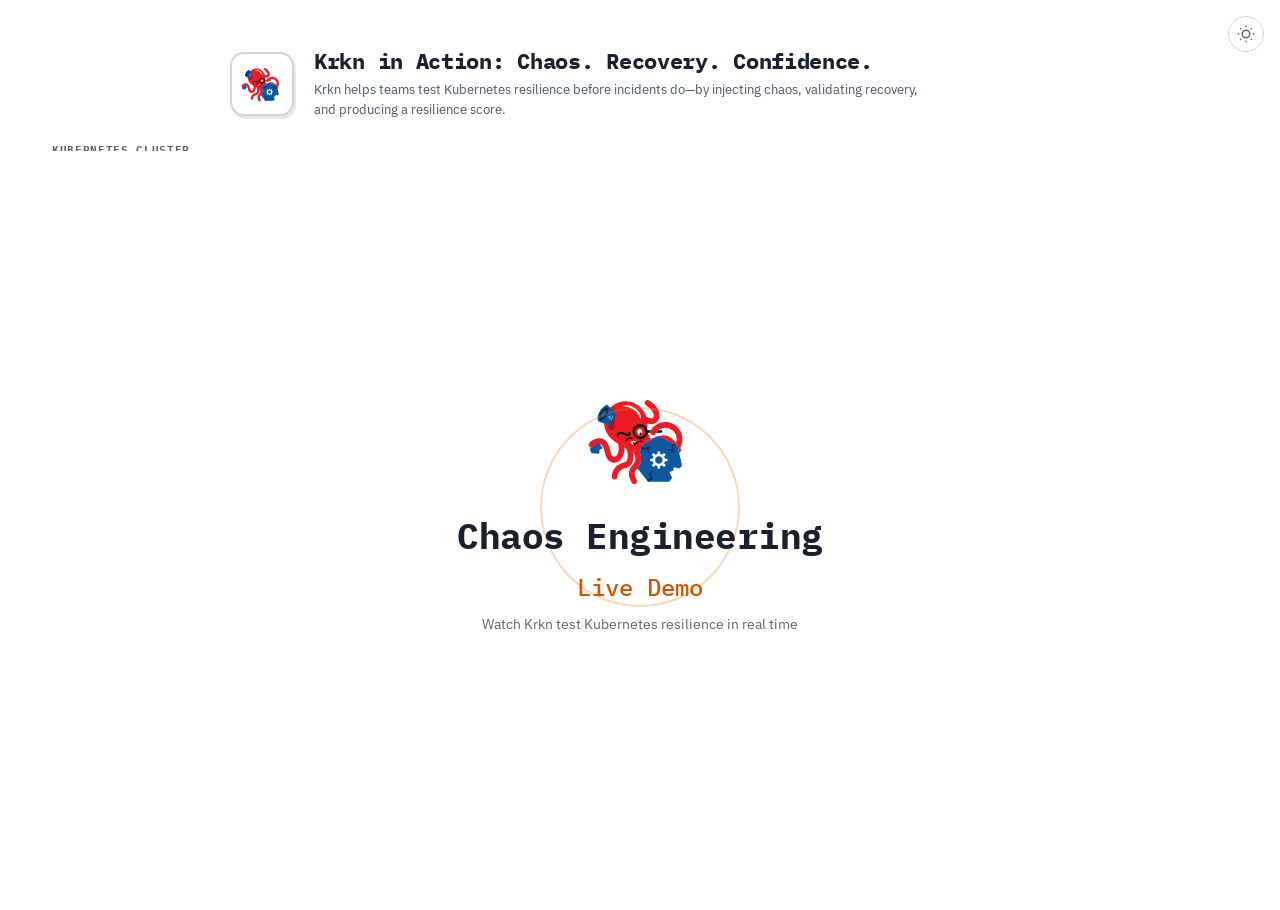
<file: v3/pod.html>
<!DOCTYPE html>
<html lang="en">
<head>
  <meta charset="UTF-8">
  <meta name="viewport" content="width=device-width, initial-scale=1.0">
  <title>Kubernetes Chaos — Pod Failure Scenario</title>
  <link rel="preconnect" href="https://fonts.googleapis.com">
  <link rel="preconnect" href="https://fonts.gstatic.com" crossorigin>
  <link href="https://fonts.googleapis.com/css2?family=IBM+Plex+Sans:wght@400;500;600;700&family=IBM+Plex+Mono:wght@400;500;600&display=swap" rel="stylesheet">
  <link rel="stylesheet" href="styles.css">
</head>
<body>
  <button class="theme-toggle" id="theme-toggle" title="Toggle dark mode">
    <svg class="theme-icon-sun" viewBox="0 0 24 24" fill="none" stroke="currentColor" stroke-width="2"><circle cx="12" cy="12" r="5"/><path d="M12 1v2M12 21v2M4.22 4.22l1.42 1.42M18.36 18.36l1.42 1.42M1 12h2M21 12h2M4.22 19.78l1.42-1.42M18.36 5.64l1.42-1.42"/></svg>
    <svg class="theme-icon-moon" viewBox="0 0 24 24" fill="none" stroke="currentColor" stroke-width="2" style="display:none"><path d="M21 12.79A9 9 0 1 1 11.21 3 7 7 0 0 0 21 12.79z"/></svg>
  </button>
  <div class="page-header">
    <div class="page-header-logo"><svg viewBox="0 0 250 250"><defs><style>.kl1{fill:none}.kl3{fill:#0e58a0}.kl4{fill:#0d58a1}.kl5{fill:#102d4f}.kl6{fill:#9b1c1f}.kl7{fill:#fff}.kl8{fill:#ec1c24}</style></defs><path class="kl3" d="M163.75,116.65l-1.36.66c.57-.17,1.15-.32,1.73-.48l-.37-.18Z"/><path class="kl3" d="M133,133.87h0q.72.61,0,0Z"/><polygon class="kl8" points="133 133.87 147.09 124.7 133 133.87 133 133.87"/><path class="kl8" d="M124.41,150.23l3.24-12.87,5.36-3.49,14.09-9.17v-.02s12.83-6.18,12.83-6.18l2.47-1.19c-2.4.69-4.75,1.48-7.06,2.25-3.11,1.04-6.13,2.05-9.09,2.77l-1.51-4.27c-1.64-4.1-3.34-9.2-4.98-14.56.74-4.26.97-8.66.72-13.04.92.34,1.86.65,2.83.9,6.74,1.69,13.32.05,17.61-4.39,4.76-4.92,6.22-13.03,3.74-20.65-1.97-6.05-5.76-10.64-9.11-14.68l-.39-.48-10.48-8.4c-2.6-2.08-6.38-1.67-8.47.93-2.08,2.59-1.67,6.38.93,8.47l9.51,7.63c2.67,3.23,5.34,6.58,6.55,10.27,1.05,3.22.64,6.9-.95,8.55-1.48,1.53-4.08,1.56-6.02,1.07-2.7-.68-5.46-2.34-8.37-4.1-.11-.07-.22-.13-.32-.19-.7-2.04-1.52-4.03-2.47-5.94-10.92-22.15-37.7-31.28-59.8-20.38-22.1,10.9-31.17,37.69-20.25,59.85,4.99,10.12,14.09,18.58,24.61,23.75l1.1,10.21c-.41,4.17-.89,8.43-2.65,11.89-1.54,3.02-4.43,5.32-6.72,5.36h-.06c-2.11,0-3.94-1.8-4.95-3.5-1.43-2.39-2.19-5.52-3.01-8.83-.13-.51-.25-1.02-.38-1.53-1.32-5.25-3.18-11.31-6.97-16.41-3.27-4.39-7.43-7.25-12.03-8.26-5.44-1.19-10.48.36-13.75,1.86-4.16,1.92-7.57,4.69-10.07,6.89-2.5,2.2-2.74,6-.54,8.5,2.2,2.5,6,2.74,8.5.54,2.8-2.46,5-4,7.15-4.99,2.23-1.02,4.47-1.4,6.14-1.04,2.18.48,3.89,2.26,4.94,3.67,2.52,3.39,3.87,7.85,4.96,12.16.12.49.24.98.36,1.46.94,3.84,2.01,8.18,4.36,12.12,3.51,5.89,9.21,9.38,15.3,9.38.08,0,.16,0,.25,0,6.85-.11,13.62-4.79,17.26-11.93,2.89-5.67,3.46-11.59,3.97-16.82l.06-.61-.33-3.02c2.07,2.29,4.06,4.75,5.87,7.35.44,3.01.79,5.93,1.01,8.43.24,7.96-.97,12.64-3.8,14.71-1.38,1.01-3.42,1.58-5.77,2.24-1.49.42-3.03.85-4.61,1.46-11.1,4.23-18.84,15.49-18.81,27.37,0,3.32,2.7,6.01,6.02,6.01h.01c3.33,0,6.02-2.71,6.01-6.04-.01-6.87,4.64-13.64,11.06-16.09,1.08-.41,2.29-.75,3.58-1.12,3.03-.85,6.47-1.82,9.61-4.11,8.37-6.1,8.99-17.19,8.74-25l-.02-.32c-.06-.72-.18-1.93-.35-3.49l.13-.31.84.31c.01,1.03.29,2.07.85,3.01,3.23,5.38,3.3,12.64.17,18.08-.95,1.65-2.23,3.29-3.6,5.02-2.59,3.3-5.52,7.03-6.86,11.89-2.57,9.32,1.89,18.34,4.84,24.3,1.05,2.12,3.18,3.36,5.4,3.36.9,0,1.81-.2,2.66-.63,2.98-1.47,4.2-5.09,2.73-8.07-2.83-5.73-5.27-11.25-4.02-15.77.69-2.53,2.56-4.9,4.72-7.65.22-.28.44-.56.66-.84.92-1.18,1.84-2.39,2.71-3.69.42-.62.82-1.26,1.2-1.93,4.53-7.88,5.1-17.68,1.77-26.07h0c-.24-.61-.51-1.22-.79-1.81"/><path class="kl8" d="M125.27,152.2c-.24-.61-.51-1.22-.79-1.81.28.6.55,1.2.79,1.81Z"/><polygon class="kl8" points="133 133.87 127.64 137.36 133 133.87 133 133.87"/><path class="kl7" d="M109.05,60.27c10.17,5.87,16.58,14.81,16.72,22.23,3.48-7.92-2.18-19.01-13.23-25.4-8.92-5.15-18.74-5.72-24.89-2.09,6.21-.75,14.01.98,21.41,5.25Z"/><ellipse class="kl7" cx="124.64" cy="108.25" rx="4.78" ry="5.91"/><circle cx="126.13" cy="111.92" r="2.42"/><path class="kl7" d="M115.8,130.96c.85-.76,1.86-1.52,3.05-2.22-3.01-.86-12.56-3.14-13.32,2.08,0,0-.81,2.32,7.25,3.67.28-.44.63-.95,1.09-1.51l1.92-2.02Z"/><path d="M128.78,125.87c-4.22.28-7.47,1.44-9.93,2.87-1.2.7-2.21,1.46-3.05,2.22l-4.43-1.05c-.65-.16-1.3.25-1.45.89-.15.65.25,1.3.89,1.45l3.06.72c-.45.56-.81,1.07-1.09,1.51-.49.77-.73,1.3-.76,1.39-.26.61.02,1.31.63,1.58.16.07.32.1.48.1.47,0,.91-.27,1.11-.73.14-.32,3.54-7.83,14.71-8.56.66-.04,1.17-.62,1.12-1.28-.04-.66-.62-1.16-1.28-1.12Z"/><path d="M80.49,116.01c.54-2.16,2.42-3.9,4.67-4.1,2.96-.26,5.7,1.9,8.24,3.08,2.89,1.35,6.87,3.08,9.93,1.27,3.06-1.82,2.93-6.13-.39-7.51-1-.42-2.21.45-2.47,1.4-.32,1.15.4,2.05,1.4,2.47.67.28-.45-.25-.32-.23.65.09-.17.34.03.13-.26.27-.48.41-.87.48-1.21.2-2.61-.43-3.71-.83-2.71-.99-5.09-2.68-7.82-3.64-2.64-.93-5.48-.86-7.96.49-2.26,1.23-3.97,3.42-4.6,5.91-.63,2.51,3.24,3.58,3.87,1.07h0Z"/><path class="kl4" d="M71.99,65.75l-16.33-14.91s-24.23,15.25-18.02,35.01l19.46,7.44s14.67-24.51,14.89-27.53Z"/><path class="kl6" d="M57.17,93.18l-.07.1c.36,4.79,2.63,7.89,5.31,9.9,3.72,2.79,9.04.19,9.06-4.46.02-6.87.95-16.03,1.7-22.41-.61,2.13-1.57,4.39-2.86,6.63-3.89,6.73-9.45,10.94-13.14,10.23Z"/><path class="kl4" d="M73.95,70.21c-.03-.34-.07-.66-.13-.97-.3-1.66-1.02-2.93-2.18-3.6-3.59-2.07-10,2.32-14.32,9.81-4.32,7.49-4.92,15.24-1.34,17.31.36.21.76.34,1.18.42,3.69.71,9.26-3.5,13.14-10.23,1.29-2.24,2.25-4.5,2.86-6.63.65-2.25.92-4.35.78-6.11Z"/><ellipse class="kl5" cx="48.91" cy="70.52" rx="15.66" ry="7.5" transform="translate(-36.62 77.62) rotate(-60)"/><path d="M96.23,128.29c-.63,0-1.16-.48-1.2-1.12,0-.12-.17-2.97,2.19-5.08,2.33-2.07,6.15-2.64,11.38-1.69.65.12,1.09.75.97,1.4-.12.65-.75,1.08-1.4.97-4.37-.8-7.59-.43-9.31,1.09-1.49,1.31-1.42,3.08-1.42,3.15.03.66-.47,1.23-1.13,1.27-.02,0-.05,0-.07,0Z"/><path class="kl4" d="M45.67,79.05s-6.32-13.34,9.3-15.44c0,0,.88,9.3-9.3,15.44Z"/><path class="kl7" d="M66.44,80.81c-.08,0-.16-.02-.23-.07l-7.44-5.27c-.18-.13-.22-.38-.1-.56.13-.18.38-.22.56-.1l7.44,5.27c.18.13.22.38.1.56-.08.11-.2.17-.33.17Z"/><path class="kl7" d="M61.37,83.61c-.22,0-.4-.18-.4-.4s.18-.4.4-.4c2.12,0,3.68-.62,4.64-1.86,1.89-2.43.89-6.45.88-6.49-.05-.21.08-.43.29-.49.21-.06.43.08.49.29.05.18,1.1,4.45-1.02,7.18-1.12,1.44-2.89,2.17-5.27,2.17Z"/><path class="kl7" d="M59.92,80.51c-.07,0-.15-.02-.21-.06-.19-.12-.25-.36-.13-.55l3.68-5.94c.12-.19.37-.24.55-.13.19.12.25.36.13.55l-3.68,5.94c-.08.12-.21.19-.34.19Z"/><path class="kl3" d="M133,133.87l-5.36,3.49-3.24,12.87c.03.05.05.11.07.16.28.6.55,1.2.79,1.81h0c3.33,8.39,2.76,18.18-1.77,26.07-.38.67-.79,1.31-1.2,1.93-.87,1.3-1.79,2.51-2.71,3.69l19.75,24.77,2.65,3.33h43.52l2.65-3.33,3.87-4.86-2.11-4.44-2.11-4.44-1.53-3.21,5.22-1.42,1.9-.52.81-2.88,1.46-5.22,2.26.55,4.73,1.16,4.73,1.16,2.59-3.25,2.65-3.33-.95-4.15-5.08-22.27-2.71-11.87-.95-4.15-3.83-1.85-31.54-15.19-3.46-1.67c-.58.15-1.16.31-1.73.48l-2.47,1.19-12.84,6.18v.02s-14.08,9.17-14.08,9.17"/><path class="kl7" d="M176.83,169.95c.1-.37.43-.63.81-.63h4.41c.14-.9.21-1.77.21-2.65s-.07-1.74-.21-2.65h-4.41c-.38,0-.72-.26-.81-.63-.31-1.18-.78-2.31-1.4-3.35-.2-.33-.14-.75.13-1.02l3.11-3.11c-1.07-1.43-2.33-2.68-3.76-3.73l-3.13,3.13c-.27.27-.69.32-1.01.13-1.03-.6-2.15-1.05-3.33-1.34-.37-.09-.64-.43-.64-.82v-4.39c-1.84-.27-3.52-.25-5.29.03v4.43c0,.38-.25.71-.62.81-1.14.31-2.23.77-3.24,1.37-.33.2-.75.15-1.02-.13l-3.11-3.11c-1.43,1.07-2.68,2.33-3.73,3.76l3.13,3.13c.27.27.32.69.13,1.02-.58.99-1.02,2.08-1.32,3.21-.1.37-.43.63-.81.63h-4.41c-.14.9-.21,1.77-.21,2.65s.07,1.74.21,2.65h4.41c.38,0,.72.26.81.63.3,1.14.74,2.22,1.32,3.21.19.33.14.75-.13,1.02l-3.13,3.13c1.05,1.43,2.3,2.68,3.73,3.76l3.11-3.11c.27-.27.7-.32,1.02-.13,1.01.6,2.1,1.06,3.24,1.37.37.1.62.43.62.81v4.43c1.77.28,3.45.3,5.29.03v-4.39c0-.39.26-.72.64-.82,1.17-.29,2.29-.75,3.33-1.34.33-.19.74-.14,1.01.13l3.13,3.13c1.43-1.05,2.69-2.3,3.76-3.73l-3.11-3.11c-.27-.27-.32-.69-.13-1.02.62-1.04,1.09-2.17,1.4-3.35ZM164.28,174.34c-4.23,0-7.67-3.44-7.67-7.67s3.44-7.67,7.67-7.67,7.67,3.44,7.67,7.67-3.44,7.67-7.67,7.67Z"/><polygon class="kl5" points="195.75 132.09 189.83 137.14 192.61 143.99 180.11 144.21 191.23 147.66 189.37 154.85 195.84 146.32 193.15 138.65 200.11 134.06 195.75 132.09"/><polygon class="kl5" points="126.43 142.34 133.2 146.69 139.04 142.17 142.63 154.14 142.95 142.5 150.38 142.35 140.41 138.43 133.75 143.09 127.55 137.77 126.43 142.34"/><polygon class="kl5" points="141.99 211.98 151.62 206.63 147.49 195.75 149.23 193.05 153.13 187.67 143.3 194.01 147.65 204.83 138.76 207.97 141.99 211.98"/><path class="kl1" d="M125.19,96.63c-6.01,0-10.89,4.89-10.89,10.89s4.89,10.89,10.89,10.89,10.89-4.89,10.89-10.89-4.89-10.89-10.89-10.89Z"/><path d="M158.9,109.67h9.99c1.33,0,2.41-1.08,2.41-2.41s-1.08-2.41-2.41-2.41h-5.48c-1.71,1.37-3.22,2.99-4.5,4.82Z"/><path class="kl8" d="M213.42,121.88l-.06.08c-.57-19.01-16.2-34.3-35.35-34.3-12.46,0-23.94,6.56-30.32,17.19-.24.4-.49.79-.71,1.2-.63,1.15-.84,2.41-.69,3.62.23,1.86,1.31,3.59,3.08,4.56,2.92,1.6,6.58.53,8.18-2.39.41-.76.88-1.48,1.36-2.17,1.28-1.83,2.8-3.45,4.5-4.82,4.08-3.27,9.2-5.14,14.6-5.14,12.86,0,23.33,10.47,23.33,23.33,0,2.63-.13,3.57-.77,5.61-.21.68-.29,1.37-.26,2.05-7.77-8.95-17.68-16.91-29.9-15.17-2.15.31-4.24.76-6.29,1.31l3.46,1.67,31.54,15.19,3.83,1.85.95,4.15,2.71,11.87c.49-.19.97-.42,1.42-.75,2.69-1.96,3.29-5.72,1.33-8.41-.17-.24-.35-.48-.52-.72,1.88-3.42,2.99-7.38,3.64-10.85.75-2.8.9-4.87.9-7.78,0-.01,0-.02,0-.03.03-.71.03-1.12.03-1.12Z"/><path d="M147.69,104.85h-7.04c-1.28-7.39-7.72-13.04-15.47-13.04-8.66,0-15.71,7.05-15.71,15.71s7.05,15.71,15.71,15.71c7.94,0,14.5-5.92,15.55-13.57h5.55c-.15-1.21.06-2.47.69-3.62.22-.41.47-.8.71-1.2ZM125.19,118.42c-6.01,0-10.89-4.89-10.89-10.89s4.89-10.89,10.89-10.89,10.89,4.89,10.89,10.89-4.89,10.89-10.89,10.89Z"/><polygon class="kl4" points="23.71 152.66 40.01 153.84 40.9 145.48 47.6 142.38 39.37 130.63 20.5 143.35 23.71 152.66"/></svg></div>
    <div class="page-header-text">
      <div class="page-header-title">Krkn in Action: Chaos. Recovery. Confidence.</div>
      <div class="page-header-subtitle">Krkn helps teams test Kubernetes resilience before incidents do—by injecting chaos, validating recovery, and producing a resilience score.</div>
    </div>
  </div>
  <div class="main-wrapper">
    <div class="cluster" id="cluster">
      <svg id="svg-layer" xmlns="http://www.w3.org/2000/svg">
        <defs>
          <marker id="arr-r" markerWidth="7" markerHeight="5" refX="6" refY="2.5" orient="auto"><polygon points="0 0.5,6 2.5,0 4.5" fill="#c0392b"/></marker>
          <marker id="arr-o" markerWidth="7" markerHeight="5" refX="6" refY="2.5" orient="auto"><polygon points="0 0.5,6 2.5,0 4.5" fill="#e67e22"/></marker>
          <filter id="chaos-glow"><feGaussianBlur stdDeviation="3" result="blur"/><feMerge><feMergeNode in="blur"/><feMergeNode in="SourceGraphic"/></feMerge></filter>
        </defs>
      </svg>

      <!-- CLUSTER CONTENT: BOUNDARY + EXTERNAL KRKN -->
      <div class="cluster-content">
        <div class="cluster-boundary">

          <!-- PHASE BAR -->
          <div class="phase-bar">
            <div class="phase-number" id="phase-num">&mdash;</div>
            <div>
              <div class="phase-title" id="phase-title">Initializing</div>
              <div class="phase-subtitle" id="phase-subtitle"></div>
            </div>
          </div>

          <!-- TRAFFIC ROW -->
          <div class="traffic-row">
            <div class="users-block" id="el-users">
              <div class="user-icon"><svg viewBox="0 0 24 24" fill="none" stroke="#4a5568" stroke-width="2" stroke-linecap="round"><path d="M20 21v-2a4 4 0 0 0-4-4H8a4 4 0 0 0-4 4v2"/><circle cx="12" cy="7" r="4"/></svg></div>
              <span class="users-label">Users</span>
            </div>
            <div class="flow-connector"><svg viewBox="0 0 56 14" fill="none"><line x1="0" y1="7" x2="46" y2="7" stroke="#c0392b" stroke-width="1.5"/><polygon points="46,2.5 55,7 46,11.5" fill="#c0392b"/></svg></div>
            <div class="arch-card" id="el-ingress">
              <div class="card-icon"><svg viewBox="0 0 24 24" fill="none" stroke="#c0392b" stroke-width="2"><rect x="3" y="3" width="7" height="7" rx="1"/><rect x="14" y="3" width="7" height="7" rx="1"/><rect x="3" y="14" width="7" height="7" rx="1"/><rect x="14" y="14" width="7" height="7" rx="1"/></svg></div>
              <span class="card-text">Ingress Controller</span>
            </div>
            <div class="flow-connector"><svg viewBox="0 0 56 14" fill="none"><line x1="0" y1="7" x2="46" y2="7" stroke="#c0392b" stroke-width="1.5"/><polygon points="46,2.5 55,7 46,11.5" fill="#c0392b"/></svg></div>
            <div class="arch-card" id="el-service">
              <div class="card-icon"><svg viewBox="0 0 24 24" fill="none" stroke="#c0392b" stroke-width="2"><circle cx="12" cy="12" r="3"/><line x1="12" y1="3" x2="12" y2="9"/><line x1="12" y1="15" x2="12" y2="21"/><line x1="3" y1="12" x2="9" y2="12"/><line x1="15" y1="12" x2="21" y2="12"/></svg></div>
              <span class="card-text">Service</span>
            </div>
          </div>

          <!-- WORKER NODES -->
          <div class="nodes-row">
            <div class="worker-node" id="el-wn1">
              <div class="node-title">Worker Node 1</div>
              <div class="node-services">
                <span class="svc-badge"><svg class="si" viewBox="0 0 24 24" fill="none" stroke="#718096" stroke-width="2"><path d="M13 2L3 14h9l-1 8 10-12h-9l1-8z"/></svg>kubelet</span>
                <span class="svc-badge"><svg class="si" viewBox="0 0 24 24" fill="none" stroke="#718096" stroke-width="2"><circle cx="12" cy="12" r="8"/><path d="M8 12h8M12 8v8"/></svg>kube-proxy</span>
                <span class="svc-badge"><svg class="si" viewBox="0 0 24 24" fill="none" stroke="#718096" stroke-width="2"><rect x="4" y="4" width="16" height="16" rx="2"/><path d="M4 9h16M4 15h16M9 4v16M15 4v16"/></svg>Container Runtime</span>
              </div>
              <div class="pods-row">
                <div class="pod-card" id="el-pod1">
                  <div class="pod-status-bar">
                    <div class="status-dot-el dot-green"></div>
                    <span class="status-text-el text-green">Healthy</span>
                  </div>
                  <div class="pod-label"><svg viewBox="0 0 24 24" fill="none" stroke="#c0392b" stroke-width="2"><circle cx="12" cy="12" r="3"/><circle cx="12" cy="12" r="8"/></svg><span><span class="pod-friendly-name">Frontend App</span><span class="pod-k8s-name">frontend-v2-7d4b</span></span></div>
                  <div class="containers-grid">
                    <span class="ctr-chip"><svg viewBox="0 0 24 24" fill="none" stroke="#c0392b" stroke-width="1.5"><path d="M21 16V8a2 2 0 0 0-1-1.73l-7-4a2 2 0 0 0-2 0l-7 4A2 2 0 0 0 3 8v8a2 2 0 0 0 1 1.73l7 4a2 2 0 0 0 2 0l7-4A2 2 0 0 0 21 16z"/></svg>react-app</span>
                    <span class="ctr-chip"><svg viewBox="0 0 24 24" fill="none" stroke="#c0392b" stroke-width="1.5"><path d="M21 16V8a2 2 0 0 0-1-1.73l-7-4a2 2 0 0 0-2 0l-7 4A2 2 0 0 0 3 8v8a2 2 0 0 0 1 1.73l7 4a2 2 0 0 0 2 0l7-4A2 2 0 0 0 21 16z"/></svg>nginx</span>
                  </div>
                </div>
                <div class="pod-card" id="el-pod2">
                  <div class="pod-status-bar">
                    <div class="status-dot-el dot-green"></div>
                    <span class="status-text-el text-green">Healthy</span>
                  </div>
                  <div class="pod-label"><svg viewBox="0 0 24 24" fill="none" stroke="#c0392b" stroke-width="2"><circle cx="12" cy="12" r="3"/><circle cx="12" cy="12" r="8"/></svg><span><span class="pod-friendly-name">Order Service</span><span class="pod-k8s-name">order-svc-3k8m</span></span></div>
                  <div class="containers-grid">
                    <span class="ctr-chip"><svg viewBox="0 0 24 24" fill="none" stroke="#c0392b" stroke-width="1.5"><path d="M21 16V8a2 2 0 0 0-1-1.73l-7-4a2 2 0 0 0-2 0l-7 4A2 2 0 0 0 3 8v8a2 2 0 0 0 1 1.73l7 4a2 2 0 0 0 2 0l7-4A2 2 0 0 0 21 16z"/></svg>order-api</span>
                    <span class="ctr-chip"><svg viewBox="0 0 24 24" fill="none" stroke="#c0392b" stroke-width="1.5"><path d="M21 16V8a2 2 0 0 0-1-1.73l-7-4a2 2 0 0 0-2 0l-7 4A2 2 0 0 0 3 8v8a2 2 0 0 0 1 1.73l7 4a2 2 0 0 0 2 0l7-4A2 2 0 0 0 21 16z"/></svg>proxy (envoy)</span>
                  </div>
                </div>
              </div>
            </div>

            <div class="worker-node" id="el-wn2">
              <div class="node-title">Worker Node 2</div>
              <div class="node-services">
                <span class="svc-badge"><svg class="si" viewBox="0 0 24 24" fill="none" stroke="#718096" stroke-width="2"><path d="M13 2L3 14h9l-1 8 10-12h-9l1-8z"/></svg>kubelet</span>
                <span class="svc-badge"><svg class="si" viewBox="0 0 24 24" fill="none" stroke="#718096" stroke-width="2"><circle cx="12" cy="12" r="8"/><path d="M8 12h8M12 8v8"/></svg>kube-proxy</span>
                <span class="svc-badge"><svg class="si" viewBox="0 0 24 24" fill="none" stroke="#718096" stroke-width="2"><rect x="4" y="4" width="16" height="16" rx="2"/><path d="M4 9h16M4 15h16M9 4v16M15 4v16"/></svg>Container Runtime</span>
              </div>
              <div class="pods-row">
                <div class="pod-slot" id="el-pod3-slot">
                  <div class="pod-card" id="el-pod3">
                    <div class="pod-status-bar">
                      <div class="status-dot-el dot-green"></div>
                      <span class="status-text-el text-green">Healthy</span>
                    </div>
                    <div class="fail-x" style="display:none"><svg viewBox="0 0 24 24" fill="none" stroke="#dc2626" stroke-width="3" stroke-linecap="round"><line x1="6" y1="6" x2="18" y2="18"/><line x1="18" y1="6" x2="6" y2="18"/></svg></div>
                    <div class="pod-label"><svg viewBox="0 0 24 24" fill="none" stroke="#c0392b" stroke-width="2"><circle cx="12" cy="12" r="3"/><circle cx="12" cy="12" r="8"/></svg><span><span class="pod-friendly-name">Frontend App</span><span class="pod-k8s-name">frontend-v2-9f2a</span></span></div>
                    <div class="containers-grid">
                      <span class="ctr-chip"><svg viewBox="0 0 24 24" fill="none" stroke="#c0392b" stroke-width="1.5"><path d="M21 16V8a2 2 0 0 0-1-1.73l-7-4a2 2 0 0 0-2 0l-7 4A2 2 0 0 0 3 8v8a2 2 0 0 0 1 1.73l7 4a2 2 0 0 0 2 0l7-4A2 2 0 0 0 21 16z"/></svg>react-app</span>
                      <span class="ctr-chip"><svg viewBox="0 0 24 24" fill="none" stroke="#c0392b" stroke-width="1.5"><path d="M21 16V8a2 2 0 0 0-1-1.73l-7-4a2 2 0 0 0-2 0l-7 4A2 2 0 0 0 3 8v8a2 2 0 0 0 1 1.73l7 4a2 2 0 0 0 2 0l7-4A2 2 0 0 0 21 16z"/></svg>nginx</span>
                    </div>
                  </div>
                </div>
                <div class="pod-card" id="el-pod4">
                  <div class="pod-status-bar">
                    <div class="status-dot-el dot-green"></div>
                    <span class="status-text-el text-green">Healthy</span>
                  </div>
                  <div class="pod-label"><svg viewBox="0 0 24 24" fill="none" stroke="#c0392b" stroke-width="2"><circle cx="12" cy="12" r="3"/><circle cx="12" cy="12" r="8"/></svg><span><span class="pod-friendly-name">Order Service</span><span class="pod-k8s-name">order-svc-5n1p</span></span></div>
                  <div class="containers-grid">
                    <span class="ctr-chip"><svg viewBox="0 0 24 24" fill="none" stroke="#c0392b" stroke-width="1.5"><path d="M21 16V8a2 2 0 0 0-1-1.73l-7-4a2 2 0 0 0-2 0l-7 4A2 2 0 0 0 3 8v8a2 2 0 0 0 1 1.73l7 4a2 2 0 0 0 2 0l7-4A2 2 0 0 0 21 16z"/></svg>order-api</span>
                    <span class="ctr-chip"><svg viewBox="0 0 24 24" fill="none" stroke="#c0392b" stroke-width="1.5"><path d="M21 16V8a2 2 0 0 0-1-1.73l-7-4a2 2 0 0 0-2 0l-7 4A2 2 0 0 0 3 8v8a2 2 0 0 0 1 1.73l7 4a2 2 0 0 0 2 0l7-4A2 2 0 0 0 21 16z"/></svg>proxy (envoy)</span>
                  </div>
                </div>
              </div>
            </div>
          </div>

          <!-- CONTROL PLANE -->
          <div class="cp-row">
            <div class="control-plane" id="el-cp">
              <div class="cp-title">Control Plane</div>
              <div class="cp-grid">
                <div class="cp-item cp-muted" id="el-etcd">
                  <div class="cp-icon"><svg viewBox="0 0 24 24" fill="none" stroke="#c0392b" stroke-width="2"><ellipse cx="12" cy="5" rx="9" ry="3"/><path d="M21 12c0 1.66-4 3-9 3s-9-1.34-9-3"/><path d="M3 5v14c0 1.66 4 3 9 3s9-1.34 9-3V5"/></svg></div>
                  <span class="cp-name">Cluster Memory</span><span class="cp-desc">etcd</span>
                </div>
                <div class="cp-item" id="el-apiserver">
                  <div class="cp-icon"><svg viewBox="0 0 24 24" fill="none" stroke="#c0392b" stroke-width="2"><rect x="2" y="2" width="20" height="8" rx="2"/><rect x="2" y="14" width="20" height="8" rx="2"/><circle cx="6" cy="6" r="1" fill="#c0392b"/><circle cx="6" cy="18" r="1" fill="#c0392b"/></svg></div>
                  <span class="cp-name">API Gateway</span><span class="cp-desc">kube-apiserver</span>
                </div>
                <div class="cp-item cp-muted" id="el-scheduler">
                  <div class="cp-icon"><svg viewBox="0 0 24 24" fill="none" stroke="#c0392b" stroke-width="2"><rect x="3" y="4" width="18" height="18" rx="2"/><line x1="16" y1="2" x2="16" y2="6"/><line x1="8" y1="2" x2="8" y2="6"/><line x1="3" y1="10" x2="21" y2="10"/><rect x="7" y="14" width="4" height="3" rx="0.5"/></svg></div>
                  <span class="cp-name">Pod Scheduler</span><span class="cp-desc">kube-scheduler</span>
                </div>
                <div class="cp-item" id="el-controller">
                  <div class="cp-icon"><svg viewBox="0 0 24 24" fill="none" stroke="#c0392b" stroke-width="2"><circle cx="12" cy="12" r="3"/><path d="M12 1v4M12 19v4M4.22 4.22l2.83 2.83M16.95 16.95l2.83 2.83M1 12h4M19 12h4M4.22 19.78l2.83-2.83M16.95 7.05l2.83-2.83"/></svg></div>
                  <span class="cp-name">Self-Healer</span><span class="cp-desc">kube-controller-manager</span>
                </div>
              </div>
            </div>
          </div>

        </div><!-- /cluster-boundary -->

        <!-- KRKN — EXTERNAL -->
        <div class="krkn-external">
          <div class="krkn-external-badge">External</div>
          <div class="krkn-card" id="el-krkn">
            <div class="krkn-icon"><svg viewBox="0 0 250 250"><defs><style>.kl1{fill:none}.kl3{fill:#0e58a0}.kl4{fill:#0d58a1}.kl5{fill:#102d4f}.kl6{fill:#9b1c1f}.kl7{fill:#fff}.kl8{fill:#ec1c24}</style></defs><path class="kl3" d="M163.75,116.65l-1.36.66c.57-.17,1.15-.32,1.73-.48l-.37-.18Z"/><path class="kl3" d="M133,133.87h0q.72.61,0,0Z"/><polygon class="kl8" points="133 133.87 147.09 124.7 133 133.87 133 133.87"/><path class="kl8" d="M124.41,150.23l3.24-12.87,5.36-3.49,14.09-9.17v-.02s12.83-6.18,12.83-6.18l2.47-1.19c-2.4.69-4.75,1.48-7.06,2.25-3.11,1.04-6.13,2.05-9.09,2.77l-1.51-4.27c-1.64-4.1-3.34-9.2-4.98-14.56.74-4.26.97-8.66.72-13.04.92.34,1.86.65,2.83.9,6.74,1.69,13.32.05,17.61-4.39,4.76-4.92,6.22-13.03,3.74-20.65-1.97-6.05-5.76-10.64-9.11-14.68l-.39-.48-10.48-8.4c-2.6-2.08-6.38-1.67-8.47.93-2.08,2.59-1.67,6.38.93,8.47l9.51,7.63c2.67,3.23,5.34,6.58,6.55,10.27,1.05,3.22.64,6.9-.95,8.55-1.48,1.53-4.08,1.56-6.02,1.07-2.7-.68-5.46-2.34-8.37-4.1-.11-.07-.22-.13-.32-.19-.7-2.04-1.52-4.03-2.47-5.94-10.92-22.15-37.7-31.28-59.8-20.38-22.1,10.9-31.17,37.69-20.25,59.85,4.99,10.12,14.09,18.58,24.61,23.75l1.1,10.21c-.41,4.17-.89,8.43-2.65,11.89-1.54,3.02-4.43,5.32-6.72,5.36h-.06c-2.11,0-3.94-1.8-4.95-3.5-1.43-2.39-2.19-5.52-3.01-8.83-.13-.51-.25-1.02-.38-1.53-1.32-5.25-3.18-11.31-6.97-16.41-3.27-4.39-7.43-7.25-12.03-8.26-5.44-1.19-10.48.36-13.75,1.86-4.16,1.92-7.57,4.69-10.07,6.89-2.5,2.2-2.74,6-.54,8.5,2.2,2.5,6,2.74,8.5.54,2.8-2.46,5-4,7.15-4.99,2.23-1.02,4.47-1.4,6.14-1.04,2.18.48,3.89,2.26,4.94,3.67,2.52,3.39,3.87,7.85,4.96,12.16.12.49.24.98.36,1.46.94,3.84,2.01,8.18,4.36,12.12,3.51,5.89,9.21,9.38,15.3,9.38.08,0,.16,0,.25,0,6.85-.11,13.62-4.79,17.26-11.93,2.89-5.67,3.46-11.59,3.97-16.82l.06-.61-.33-3.02c2.07,2.29,4.06,4.75,5.87,7.35.44,3.01.79,5.93,1.01,8.43.24,7.96-.97,12.64-3.8,14.71-1.38,1.01-3.42,1.58-5.77,2.24-1.49.42-3.03.85-4.61,1.46-11.1,4.23-18.84,15.49-18.81,27.37,0,3.32,2.7,6.01,6.02,6.01h.01c3.33,0,6.02-2.71,6.01-6.04-.01-6.87,4.64-13.64,11.06-16.09,1.08-.41,2.29-.75,3.58-1.12,3.03-.85,6.47-1.82,9.61-4.11,8.37-6.1,8.99-17.19,8.74-25l-.02-.32c-.06-.72-.18-1.93-.35-3.49l.13-.31.84.31c.01,1.03.29,2.07.85,3.01,3.23,5.38,3.3,12.64.17,18.08-.95,1.65-2.23,3.29-3.6,5.02-2.59,3.3-5.52,7.03-6.86,11.89-2.57,9.32,1.89,18.34,4.84,24.3,1.05,2.12,3.18,3.36,5.4,3.36.9,0,1.81-.2,2.66-.63,2.98-1.47,4.2-5.09,2.73-8.07-2.83-5.73-5.27-11.25-4.02-15.77.69-2.53,2.56-4.9,4.72-7.65.22-.28.44-.56.66-.84.92-1.18,1.84-2.39,2.71-3.69.42-.62.82-1.26,1.2-1.93,4.53-7.88,5.1-17.68,1.77-26.07h0c-.24-.61-.51-1.22-.79-1.81"/><path class="kl8" d="M125.27,152.2c-.24-.61-.51-1.22-.79-1.81.28.6.55,1.2.79,1.81Z"/><polygon class="kl8" points="133 133.87 127.64 137.36 133 133.87 133 133.87"/><path class="kl7" d="M109.05,60.27c10.17,5.87,16.58,14.81,16.72,22.23,3.48-7.92-2.18-19.01-13.23-25.4-8.92-5.15-18.74-5.72-24.89-2.09,6.21-.75,14.01.98,21.41,5.25Z"/><ellipse class="kl7" cx="124.64" cy="108.25" rx="4.78" ry="5.91"/><circle cx="126.13" cy="111.92" r="2.42"/><path class="kl7" d="M115.8,130.96c.85-.76,1.86-1.52,3.05-2.22-3.01-.86-12.56-3.14-13.32,2.08,0,0-.81,2.32,7.25,3.67.28-.44.63-.95,1.09-1.51l1.92-2.02Z"/><path d="M128.78,125.87c-4.22.28-7.47,1.44-9.93,2.87-1.2.7-2.21,1.46-3.05,2.22l-4.43-1.05c-.65-.16-1.3.25-1.45.89-.15.65.25,1.3.89,1.45l3.06.72c-.45.56-.81,1.07-1.09,1.51-.49.77-.73,1.3-.76,1.39-.26.61.02,1.31.63,1.58.16.07.32.1.48.1.47,0,.91-.27,1.11-.73.14-.32,3.54-7.83,14.71-8.56.66-.04,1.17-.62,1.12-1.28-.04-.66-.62-1.16-1.28-1.12Z"/><path d="M80.49,116.01c.54-2.16,2.42-3.9,4.67-4.1,2.96-.26,5.7,1.9,8.24,3.08,2.89,1.35,6.87,3.08,9.93,1.27,3.06-1.82,2.93-6.13-.39-7.51-1-.42-2.21.45-2.47,1.4-.32,1.15.4,2.05,1.4,2.47.67.28-.45-.25-.32-.23.65.09-.17.34.03.13-.26.27-.48.41-.87.48-1.21.2-2.61-.43-3.71-.83-2.71-.99-5.09-2.68-7.82-3.64-2.64-.93-5.48-.86-7.96.49-2.26,1.23-3.97,3.42-4.6,5.91-.63,2.51,3.24,3.58,3.87,1.07h0Z"/><path class="kl4" d="M71.99,65.75l-16.33-14.91s-24.23,15.25-18.02,35.01l19.46,7.44s14.67-24.51,14.89-27.53Z"/><path class="kl6" d="M57.17,93.18l-.07.1c.36,4.79,2.63,7.89,5.31,9.9,3.72,2.79,9.04.19,9.06-4.46.02-6.87.95-16.03,1.7-22.41-.61,2.13-1.57,4.39-2.86,6.63-3.89,6.73-9.45,10.94-13.14,10.23Z"/><path class="kl4" d="M73.95,70.21c-.03-.34-.07-.66-.13-.97-.3-1.66-1.02-2.93-2.18-3.6-3.59-2.07-10,2.32-14.32,9.81-4.32,7.49-4.92,15.24-1.34,17.31.36.21.76.34,1.18.42,3.69.71,9.26-3.5,13.14-10.23,1.29-2.24,2.25-4.5,2.86-6.63.65-2.25.92-4.35.78-6.11Z"/><ellipse class="kl5" cx="48.91" cy="70.52" rx="15.66" ry="7.5" transform="translate(-36.62 77.62) rotate(-60)"/><path d="M96.23,128.29c-.63,0-1.16-.48-1.2-1.12,0-.12-.17-2.97,2.19-5.08,2.33-2.07,6.15-2.64,11.38-1.69.65.12,1.09.75.97,1.4-.12.65-.75,1.08-1.4.97-4.37-.8-7.59-.43-9.31,1.09-1.49,1.31-1.42,3.08-1.42,3.15.03.66-.47,1.23-1.13,1.27-.02,0-.05,0-.07,0Z"/><path class="kl4" d="M45.67,79.05s-6.32-13.34,9.3-15.44c0,0,.88,9.3-9.3,15.44Z"/><path class="kl7" d="M66.44,80.81c-.08,0-.16-.02-.23-.07l-7.44-5.27c-.18-.13-.22-.38-.1-.56.13-.18.38-.22.56-.1l7.44,5.27c.18.13.22.38.1.56-.08.11-.2.17-.33.17Z"/><path class="kl7" d="M61.37,83.61c-.22,0-.4-.18-.4-.4s.18-.4.4-.4c2.12,0,3.68-.62,4.64-1.86,1.89-2.43.89-6.45.88-6.49-.05-.21.08-.43.29-.49.21-.06.43.08.49.29.05.18,1.1,4.45-1.02,7.18-1.12,1.44-2.89,2.17-5.27,2.17Z"/><path class="kl7" d="M59.92,80.51c-.07,0-.15-.02-.21-.06-.19-.12-.25-.36-.13-.55l3.68-5.94c.12-.19.37-.24.55-.13.19.12.25.36.13.55l-3.68,5.94c-.08.12-.21.19-.34.19Z"/><path class="kl3" d="M133,133.87l-5.36,3.49-3.24,12.87c.03.05.05.11.07.16.28.6.55,1.2.79,1.81h0c3.33,8.39,2.76,18.18-1.77,26.07-.38.67-.79,1.31-1.2,1.93-.87,1.3-1.79,2.51-2.71,3.69l19.75,24.77,2.65,3.33h43.52l2.65-3.33,3.87-4.86-2.11-4.44-2.11-4.44-1.53-3.21,5.22-1.42,1.9-.52.81-2.88,1.46-5.22,2.26.55,4.73,1.16,4.73,1.16,2.59-3.25,2.65-3.33-.95-4.15-5.08-22.27-2.71-11.87-.95-4.15-3.83-1.85-31.54-15.19-3.46-1.67c-.58.15-1.16.31-1.73.48l-2.47,1.19-12.84,6.18v.02s-14.08,9.17-14.08,9.17"/><path class="kl7" d="M176.83,169.95c.1-.37.43-.63.81-.63h4.41c.14-.9.21-1.77.21-2.65s-.07-1.74-.21-2.65h-4.41c-.38,0-.72-.26-.81-.63-.31-1.18-.78-2.31-1.4-3.35-.2-.33-.14-.75.13-1.02l3.11-3.11c-1.07-1.43-2.33-2.68-3.76-3.73l-3.13,3.13c-.27.27-.69.32-1.01.13-1.03-.6-2.15-1.05-3.33-1.34-.37-.09-.64-.43-.64-.82v-4.39c-1.84-.27-3.52-.25-5.29.03v4.43c0,.38-.25.71-.62.81-1.14.31-2.23.77-3.24,1.37-.33.2-.75.15-1.02-.13l-3.11-3.11c-1.43,1.07-2.68,2.33-3.73,3.76l3.13,3.13c.27.27.32.69.13,1.02-.58.99-1.02,2.08-1.32,3.21-.1.37-.43.63-.81.63h-4.41c-.14.9-.21,1.77-.21,2.65s.07,1.74.21,2.65h4.41c.38,0,.72.26.81.63.3,1.14.74,2.22,1.32,3.21.19.33.14.75-.13,1.02l-3.13,3.13c1.05,1.43,2.3,2.68,3.73,3.76l3.11-3.11c.27-.27.7-.32,1.02-.13,1.01.6,2.1,1.06,3.24,1.37.37.1.62.43.62.81v4.43c1.77.28,3.45.3,5.29.03v-4.39c0-.39.26-.72.64-.82,1.17-.29,2.29-.75,3.33-1.34.33-.19.74-.14,1.01.13l3.13,3.13c1.43-1.05,2.69-2.3,3.76-3.73l-3.11-3.11c-.27-.27-.32-.69-.13-1.02.62-1.04,1.09-2.17,1.4-3.35ZM164.28,174.34c-4.23,0-7.67-3.44-7.67-7.67s3.44-7.67,7.67-7.67,7.67,3.44,7.67,7.67-3.44,7.67-7.67,7.67Z"/><polygon class="kl5" points="195.75 132.09 189.83 137.14 192.61 143.99 180.11 144.21 191.23 147.66 189.37 154.85 195.84 146.32 193.15 138.65 200.11 134.06 195.75 132.09"/><polygon class="kl5" points="126.43 142.34 133.2 146.69 139.04 142.17 142.63 154.14 142.95 142.5 150.38 142.35 140.41 138.43 133.75 143.09 127.55 137.77 126.43 142.34"/><polygon class="kl5" points="141.99 211.98 151.62 206.63 147.49 195.75 149.23 193.05 153.13 187.67 143.3 194.01 147.65 204.83 138.76 207.97 141.99 211.98"/><path class="kl1" d="M125.19,96.63c-6.01,0-10.89,4.89-10.89,10.89s4.89,10.89,10.89,10.89,10.89-4.89,10.89-10.89-4.89-10.89-10.89-10.89Z"/><path d="M158.9,109.67h9.99c1.33,0,2.41-1.08,2.41-2.41s-1.08-2.41-2.41-2.41h-5.48c-1.71,1.37-3.22,2.99-4.5,4.82Z"/><path class="kl8" d="M213.42,121.88l-.06.08c-.57-19.01-16.2-34.3-35.35-34.3-12.46,0-23.94,6.56-30.32,17.19-.24.4-.49.79-.71,1.2-.63,1.15-.84,2.41-.69,3.62.23,1.86,1.31,3.59,3.08,4.56,2.92,1.6,6.58.53,8.18-2.39.41-.76.88-1.48,1.36-2.17,1.28-1.83,2.8-3.45,4.5-4.82,4.08-3.27,9.2-5.14,14.6-5.14,12.86,0,23.33,10.47,23.33,23.33,0,2.63-.13,3.57-.77,5.61-.21.68-.29,1.37-.26,2.05-7.77-8.95-17.68-16.91-29.9-15.17-2.15.31-4.24.76-6.29,1.31l3.46,1.67,31.54,15.19,3.83,1.85.95,4.15,2.71,11.87c.49-.19.97-.42,1.42-.75,2.69-1.96,3.29-5.72,1.33-8.41-.17-.24-.35-.48-.52-.72,1.88-3.42,2.99-7.38,3.64-10.85.75-2.8.9-4.87.9-7.78,0-.01,0-.02,0-.03.03-.71.03-1.12.03-1.12Z"/><path d="M147.69,104.85h-7.04c-1.28-7.39-7.72-13.04-15.47-13.04-8.66,0-15.71,7.05-15.71,15.71s7.05,15.71,15.71,15.71c7.94,0,14.5-5.92,15.55-13.57h5.55c-.15-1.21.06-2.47.69-3.62.22-.41.47-.8.71-1.2ZM125.19,118.42c-6.01,0-10.89-4.89-10.89-10.89s4.89-10.89,10.89-10.89,10.89,4.89,10.89,10.89-4.89,10.89-10.89,10.89Z"/><polygon class="kl4" points="23.71 152.66 40.01 153.84 40.9 145.48 47.6 142.38 39.37 130.63 20.5 143.35 23.71 152.66"/></svg></div>
            <span class="krkn-title">Krkn</span>
            <span class="krkn-subtitle">Chaos Engine</span>
            <div class="krkn-cmd" id="el-krkn-cmd" style="display:none"></div>
          </div>
          <div class="slo-section" style="margin-top: 12px;">
            <div class="slo-title">SLO Monitor</div>
            <div class="slo-metrics">
              <div class="slo-row"><span class="slo-label">Availability</span><span class="slo-value slo-healthy" id="slo-avail">100%</span></div>
              <div class="slo-row"><span class="slo-label">p95 Latency</span><span class="slo-value slo-healthy" id="slo-latency">120ms</span></div>
              <div class="slo-row"><span class="slo-label">Error Rate</span><span class="slo-value slo-healthy" id="slo-error">0.1%</span></div>
            </div>
          </div>
        </div>
      </div><!-- /cluster-content -->

      <!-- LIFECYCLE -->
      <div class="lifecycle-section" id="el-lifecycle" style="display:none">
        <div class="lifecycle-title" id="el-lifecycle-title"></div>
        <div class="lifecycle-flow" id="el-lifecycle-flow"></div>
      </div>

      <!-- SCENE OVERLAY -->
      <div class="scene-overlay" id="el-scene-overlay" style="display:none">
        <div class="scene-card">
          <div class="scene-title" id="scene-title-text"></div>
          <div class="scene-subtitle" id="scene-subtitle-text"></div>
        </div>
      </div>

      <!-- ATTRACT -->
      <div class="attract-overlay" id="el-attract" style="display:none">
        <div class="attract-content">
          <div class="attract-pulse-ring"></div>
          <div class="attract-logo"><svg viewBox="0 0 250 250"><defs><style>.kl1{fill:none}.kl3{fill:#0e58a0}.kl4{fill:#0d58a1}.kl5{fill:#102d4f}.kl6{fill:#9b1c1f}.kl7{fill:#fff}.kl8{fill:#ec1c24}</style></defs><path class="kl3" d="M163.75,116.65l-1.36.66c.57-.17,1.15-.32,1.73-.48l-.37-.18Z"/><path class="kl3" d="M133,133.87h0q.72.61,0,0Z"/><polygon class="kl8" points="133 133.87 147.09 124.7 133 133.87 133 133.87"/><path class="kl8" d="M124.41,150.23l3.24-12.87,5.36-3.49,14.09-9.17v-.02s12.83-6.18,12.83-6.18l2.47-1.19c-2.4.69-4.75,1.48-7.06,2.25-3.11,1.04-6.13,2.05-9.09,2.77l-1.51-4.27c-1.64-4.1-3.34-9.2-4.98-14.56.74-4.26.97-8.66.72-13.04.92.34,1.86.65,2.83.9,6.74,1.69,13.32.05,17.61-4.39,4.76-4.92,6.22-13.03,3.74-20.65-1.97-6.05-5.76-10.64-9.11-14.68l-.39-.48-10.48-8.4c-2.6-2.08-6.38-1.67-8.47.93-2.08,2.59-1.67,6.38.93,8.47l9.51,7.63c2.67,3.23,5.34,6.58,6.55,10.27,1.05,3.22.64,6.9-.95,8.55-1.48,1.53-4.08,1.56-6.02,1.07-2.7-.68-5.46-2.34-8.37-4.1-.11-.07-.22-.13-.32-.19-.7-2.04-1.52-4.03-2.47-5.94-10.92-22.15-37.7-31.28-59.8-20.38-22.1,10.9-31.17,37.69-20.25,59.85,4.99,10.12,14.09,18.58,24.61,23.75l1.1,10.21c-.41,4.17-.89,8.43-2.65,11.89-1.54,3.02-4.43,5.32-6.72,5.36h-.06c-2.11,0-3.94-1.8-4.95-3.5-1.43-2.39-2.19-5.52-3.01-8.83-.13-.51-.25-1.02-.38-1.53-1.32-5.25-3.18-11.31-6.97-16.41-3.27-4.39-7.43-7.25-12.03-8.26-5.44-1.19-10.48.36-13.75,1.86-4.16,1.92-7.57,4.69-10.07,6.89-2.5,2.2-2.74,6-.54,8.5,2.2,2.5,6,2.74,8.5.54,2.8-2.46,5-4,7.15-4.99,2.23-1.02,4.47-1.4,6.14-1.04,2.18.48,3.89,2.26,4.94,3.67,2.52,3.39,3.87,7.85,4.96,12.16.12.49.24.98.36,1.46.94,3.84,2.01,8.18,4.36,12.12,3.51,5.89,9.21,9.38,15.3,9.38.08,0,.16,0,.25,0,6.85-.11,13.62-4.79,17.26-11.93,2.89-5.67,3.46-11.59,3.97-16.82l.06-.61-.33-3.02c2.07,2.29,4.06,4.75,5.87,7.35.44,3.01.79,5.93,1.01,8.43.24,7.96-.97,12.64-3.8,14.71-1.38,1.01-3.42,1.58-5.77,2.24-1.49.42-3.03.85-4.61,1.46-11.1,4.23-18.84,15.49-18.81,27.37,0,3.32,2.7,6.01,6.02,6.01h.01c3.33,0,6.02-2.71,6.01-6.04-.01-6.87,4.64-13.64,11.06-16.09,1.08-.41,2.29-.75,3.58-1.12,3.03-.85,6.47-1.82,9.61-4.11,8.37-6.1,8.99-17.19,8.74-25l-.02-.32c-.06-.72-.18-1.93-.35-3.49l.13-.31.84.31c.01,1.03.29,2.07.85,3.01,3.23,5.38,3.3,12.64.17,18.08-.95,1.65-2.23,3.29-3.6,5.02-2.59,3.3-5.52,7.03-6.86,11.89-2.57,9.32,1.89,18.34,4.84,24.3,1.05,2.12,3.18,3.36,5.4,3.36.9,0,1.81-.2,2.66-.63,2.98-1.47,4.2-5.09,2.73-8.07-2.83-5.73-5.27-11.25-4.02-15.77.69-2.53,2.56-4.9,4.72-7.65.22-.28.44-.56.66-.84.92-1.18,1.84-2.39,2.71-3.69.42-.62.82-1.26,1.2-1.93,4.53-7.88,5.1-17.68,1.77-26.07h0c-.24-.61-.51-1.22-.79-1.81"/><path class="kl8" d="M125.27,152.2c-.24-.61-.51-1.22-.79-1.81.28.6.55,1.2.79,1.81Z"/><polygon class="kl8" points="133 133.87 127.64 137.36 133 133.87 133 133.87"/><path class="kl7" d="M109.05,60.27c10.17,5.87,16.58,14.81,16.72,22.23,3.48-7.92-2.18-19.01-13.23-25.4-8.92-5.15-18.74-5.72-24.89-2.09,6.21-.75,14.01.98,21.41,5.25Z"/><ellipse class="kl7" cx="124.64" cy="108.25" rx="4.78" ry="5.91"/><circle cx="126.13" cy="111.92" r="2.42"/><path class="kl7" d="M115.8,130.96c.85-.76,1.86-1.52,3.05-2.22-3.01-.86-12.56-3.14-13.32,2.08,0,0-.81,2.32,7.25,3.67.28-.44.63-.95,1.09-1.51l1.92-2.02Z"/><path d="M128.78,125.87c-4.22.28-7.47,1.44-9.93,2.87-1.2.7-2.21,1.46-3.05,2.22l-4.43-1.05c-.65-.16-1.3.25-1.45.89-.15.65.25,1.3.89,1.45l3.06.72c-.45.56-.81,1.07-1.09,1.51-.49.77-.73,1.3-.76,1.39-.26.61.02,1.31.63,1.58.16.07.32.1.48.1.47,0,.91-.27,1.11-.73.14-.32,3.54-7.83,14.71-8.56.66-.04,1.17-.62,1.12-1.28-.04-.66-.62-1.16-1.28-1.12Z"/><path d="M80.49,116.01c.54-2.16,2.42-3.9,4.67-4.1,2.96-.26,5.7,1.9,8.24,3.08,2.89,1.35,6.87,3.08,9.93,1.27,3.06-1.82,2.93-6.13-.39-7.51-1-.42-2.21.45-2.47,1.4-.32,1.15.4,2.05,1.4,2.47.67.28-.45-.25-.32-.23.65.09-.17.34.03.13-.26.27-.48.41-.87.48-1.21.2-2.61-.43-3.71-.83-2.71-.99-5.09-2.68-7.82-3.64-2.64-.93-5.48-.86-7.96.49-2.26,1.23-3.97,3.42-4.6,5.91-.63,2.51,3.24,3.58,3.87,1.07h0Z"/><path class="kl4" d="M71.99,65.75l-16.33-14.91s-24.23,15.25-18.02,35.01l19.46,7.44s14.67-24.51,14.89-27.53Z"/><path class="kl6" d="M57.17,93.18l-.07.1c.36,4.79,2.63,7.89,5.31,9.9,3.72,2.79,9.04.19,9.06-4.46.02-6.87.95-16.03,1.7-22.41-.61,2.13-1.57,4.39-2.86,6.63-3.89,6.73-9.45,10.94-13.14,10.23Z"/><path class="kl4" d="M73.95,70.21c-.03-.34-.07-.66-.13-.97-.3-1.66-1.02-2.93-2.18-3.6-3.59-2.07-10,2.32-14.32,9.81-4.32,7.49-4.92,15.24-1.34,17.31.36.21.76.34,1.18.42,3.69.71,9.26-3.5,13.14-10.23,1.29-2.24,2.25-4.5,2.86-6.63.65-2.25.92-4.35.78-6.11Z"/><ellipse class="kl5" cx="48.91" cy="70.52" rx="15.66" ry="7.5" transform="translate(-36.62 77.62) rotate(-60)"/><path d="M96.23,128.29c-.63,0-1.16-.48-1.2-1.12,0-.12-.17-2.97,2.19-5.08,2.33-2.07,6.15-2.64,11.38-1.69.65.12,1.09.75.97,1.4-.12.65-.75,1.08-1.4.97-4.37-.8-7.59-.43-9.31,1.09-1.49,1.31-1.42,3.08-1.42,3.15.03.66-.47,1.23-1.13,1.27-.02,0-.05,0-.07,0Z"/><path class="kl4" d="M45.67,79.05s-6.32-13.34,9.3-15.44c0,0,.88,9.3-9.3,15.44Z"/><path class="kl7" d="M66.44,80.81c-.08,0-.16-.02-.23-.07l-7.44-5.27c-.18-.13-.22-.38-.1-.56.13-.18.38-.22.56-.1l7.44,5.27c.18.13.22.38.1.56-.08.11-.2.17-.33.17Z"/><path class="kl7" d="M61.37,83.61c-.22,0-.4-.18-.4-.4s.18-.4.4-.4c2.12,0,3.68-.62,4.64-1.86,1.89-2.43.89-6.45.88-6.49-.05-.21.08-.43.29-.49.21-.06.43.08.49.29.05.18,1.1,4.45-1.02,7.18-1.12,1.44-2.89,2.17-5.27,2.17Z"/><path class="kl7" d="M59.92,80.51c-.07,0-.15-.02-.21-.06-.19-.12-.25-.36-.13-.55l3.68-5.94c.12-.19.37-.24.55-.13.19.12.25.36.13.55l-3.68,5.94c-.08.12-.21.19-.34.19Z"/><path class="kl3" d="M133,133.87l-5.36,3.49-3.24,12.87c.03.05.05.11.07.16.28.6.55,1.2.79,1.81h0c3.33,8.39,2.76,18.18-1.77,26.07-.38.67-.79,1.31-1.2,1.93-.87,1.3-1.79,2.51-2.71,3.69l19.75,24.77,2.65,3.33h43.52l2.65-3.33,3.87-4.86-2.11-4.44-2.11-4.44-1.53-3.21,5.22-1.42,1.9-.52.81-2.88,1.46-5.22,2.26.55,4.73,1.16,4.73,1.16,2.59-3.25,2.65-3.33-.95-4.15-5.08-22.27-2.71-11.87-.95-4.15-3.83-1.85-31.54-15.19-3.46-1.67c-.58.15-1.16.31-1.73.48l-2.47,1.19-12.84,6.18v.02s-14.08,9.17-14.08,9.17"/><path class="kl7" d="M176.83,169.95c.1-.37.43-.63.81-.63h4.41c.14-.9.21-1.77.21-2.65s-.07-1.74-.21-2.65h-4.41c-.38,0-.72-.26-.81-.63-.31-1.18-.78-2.31-1.4-3.35-.2-.33-.14-.75.13-1.02l3.11-3.11c-1.07-1.43-2.33-2.68-3.76-3.73l-3.13,3.13c-.27.27-.69.32-1.01.13-1.03-.6-2.15-1.05-3.33-1.34-.37-.09-.64-.43-.64-.82v-4.39c-1.84-.27-3.52-.25-5.29.03v4.43c0,.38-.25.71-.62.81-1.14.31-2.23.77-3.24,1.37-.33.2-.75.15-1.02-.13l-3.11-3.11c-1.43,1.07-2.68,2.33-3.73,3.76l3.13,3.13c.27.27.32.69.13,1.02-.58.99-1.02,2.08-1.32,3.21-.1.37-.43.63-.81.63h-4.41c-.14.9-.21,1.77-.21,2.65s.07,1.74.21,2.65h4.41c.38,0,.72.26.81.63.3,1.14.74,2.22,1.32,3.21.19.33.14.75-.13,1.02l-3.13,3.13c1.05,1.43,2.3,2.68,3.73,3.76l3.11-3.11c.27-.27.7-.32,1.02-.13,1.01.6,2.1,1.06,3.24,1.37.37.1.62.43.62.81v4.43c1.77.28,3.45.3,5.29.03v-4.39c0-.39.26-.72.64-.82,1.17-.29,2.29-.75,3.33-1.34.33-.19.74-.14,1.01.13l3.13,3.13c1.43-1.05,2.69-2.3,3.76-3.73l-3.11-3.11c-.27-.27-.32-.69-.13-1.02.62-1.04,1.09-2.17,1.4-3.35ZM164.28,174.34c-4.23,0-7.67-3.44-7.67-7.67s3.44-7.67,7.67-7.67,7.67,3.44,7.67,7.67-3.44,7.67-7.67,7.67Z"/><polygon class="kl5" points="195.75 132.09 189.83 137.14 192.61 143.99 180.11 144.21 191.23 147.66 189.37 154.85 195.84 146.32 193.15 138.65 200.11 134.06 195.75 132.09"/><polygon class="kl5" points="126.43 142.34 133.2 146.69 139.04 142.17 142.63 154.14 142.95 142.5 150.38 142.35 140.41 138.43 133.75 143.09 127.55 137.77 126.43 142.34"/><polygon class="kl5" points="141.99 211.98 151.62 206.63 147.49 195.75 149.23 193.05 153.13 187.67 143.3 194.01 147.65 204.83 138.76 207.97 141.99 211.98"/><path class="kl1" d="M125.19,96.63c-6.01,0-10.89,4.89-10.89,10.89s4.89,10.89,10.89,10.89,10.89-4.89,10.89-10.89-4.89-10.89-10.89-10.89Z"/><path d="M158.9,109.67h9.99c1.33,0,2.41-1.08,2.41-2.41s-1.08-2.41-2.41-2.41h-5.48c-1.71,1.37-3.22,2.99-4.5,4.82Z"/><path class="kl8" d="M213.42,121.88l-.06.08c-.57-19.01-16.2-34.3-35.35-34.3-12.46,0-23.94,6.56-30.32,17.19-.24.4-.49.79-.71,1.2-.63,1.15-.84,2.41-.69,3.62.23,1.86,1.31,3.59,3.08,4.56,2.92,1.6,6.58.53,8.18-2.39.41-.76.88-1.48,1.36-2.17,1.28-1.83,2.8-3.45,4.5-4.82,4.08-3.27,9.2-5.14,14.6-5.14,12.86,0,23.33,10.47,23.33,23.33,0,2.63-.13,3.57-.77,5.61-.21.68-.29,1.37-.26,2.05-7.77-8.95-17.68-16.91-29.9-15.17-2.15.31-4.24.76-6.29,1.31l3.46,1.67,31.54,15.19,3.83,1.85.95,4.15,2.71,11.87c.49-.19.97-.42,1.42-.75,2.69-1.96,3.29-5.72,1.33-8.41-.17-.24-.35-.48-.52-.72,1.88-3.42,2.99-7.38,3.64-10.85.75-2.8.9-4.87.9-7.78,0-.01,0-.02,0-.03.03-.71.03-1.12.03-1.12Z"/><path d="M147.69,104.85h-7.04c-1.28-7.39-7.72-13.04-15.47-13.04-8.66,0-15.71,7.05-15.71,15.71s7.05,15.71,15.71,15.71c7.94,0,14.5-5.92,15.55-13.57h5.55c-.15-1.21.06-2.47.69-3.62.22-.41.47-.8.71-1.2ZM125.19,118.42c-6.01,0-10.89-4.89-10.89-10.89s4.89-10.89,10.89-10.89,10.89,4.89,10.89,10.89-4.89,10.89-10.89,10.89Z"/><polygon class="kl4" points="23.71 152.66 40.01 153.84 40.9 145.48 47.6 142.38 39.37 130.63 20.5 143.35 23.71 152.66"/></svg></div>
          <div class="attract-title">Chaos Engineering</div>
          <div class="attract-subtitle">Live Demo</div>
          <div class="attract-tagline">Watch Krkn test Kubernetes resilience in real time</div>
        </div>
      </div>

      <!-- TRANSITION -->
      <div class="transition-overlay" id="el-transition"></div>

      <!-- VERIFY + SCORECARD OVERLAYS -->
      <div class="verify-overlay" id="el-verify" style="display:none"></div>
      <div class="scorecard-overlay" id="el-scorecard" style="display:none"></div>

      <!-- LEGEND -->
      <div class="legend-row">
        <div class="legend-entry"><span class="lsw traffic"></span>Traffic Flow</div>
        <div class="legend-entry"><span class="lsw api"></span>API Network</div>
        <div class="legend-entry"><span class="lsw chaos"></span>Chaos Injection</div>
        <div class="legend-entry"><span class="lsw-pod fail"></span>Pod Failure</div>
        <div class="legend-entry"><span class="lsw-pod warn"></span>Unreachable</div>
        <div class="legend-entry"><span class="lsw-pod recov"></span>Recovery</div>
        <div class="legend-entry"><span class="lf-owner lf-owner-krkn" style="font-size:8px;padding:2px 5px;">Krkn</span>Krkn Action</div>
        <div class="legend-entry"><span class="lf-owner lf-owner-k8s" style="font-size:8px;padding:2px 5px;">K8s</span>Kubernetes Response</div>
      </div>
    </div>

    <!-- SIDE PANEL (hidden — SLO moved below Krkn card) -->
    <!-- <div class="side-panel">
      <div class="event-log-section">
        <div class="event-log-title">Event Timeline</div>
        <div class="event-log-list" id="el-event-list"></div>
      </div>
      <div class="slo-section">
        <div class="slo-title">SLO Monitor</div>
        <div class="slo-metrics">
          <div class="slo-row"><span class="slo-label">Availability</span><span class="slo-value slo-healthy" id="slo-avail">100%</span></div>
          <div class="slo-row"><span class="slo-label">p95 Latency</span><span class="slo-value slo-healthy" id="slo-latency">120ms</span></div>
          <div class="slo-row"><span class="slo-label">Error Rate</span><span class="slo-value slo-healthy" id="slo-error">0.1%</span></div>
        </div>
      </div>
    </div> -->
  </div>

  <script src="shared.js"></script>
  <script src="scenario-pod.js"></script>
  <script>
    initCluster(async function(ctx) {
      while (true) {
        // Attract mode
        ctx.showAttract();
        await ctx.wait(3000);
        await ctx.hideAttract();
        await ctx.wait(300);

        ctx.resetAllState();
        ctx.setLifecycle('Pod Self-Healing', SCENARIO_POD_STEPS);
        ctx.showSceneOverlay('Pod Failure Scenario', 'Pod Crash + Kubernetes Self-Healing');
        await ctx.wait(3000);
        ctx.hideSceneOverlay();
        await ctx.wait(500);
        await scenarioPod(ctx);

        // Phase 9 — Chaos Test Complete
        ctx.setPhase(9, 'Chaos Test Complete', 'Pod self-healing verified', 'green', 'krkn');
        ctx.highlightStep(8);
        ctx.updateSLO('100%', '120ms', '0.01%');
        ctx.showScorecard({
          result: 'PASSED', exitCode: 0,
          recoveryVerification: [
            { name: 'Workload Recovery', passed: true, detail: 'ReplicaSet 2/2 ready' },
            { name: 'Health Checks', passed: true, detail: 'All probes passing' },
            { name: 'Critical Alerts', passed: false, detail: 'Recovery latency alert fired (47s > 30s)' }
          ],
          resiliency: { score: 78, passedSlos: 2, totalSlos: 3, totalPoints: 100, pointsLost: 22 }
        });
        await ctx.wait(5000);
        ctx.hideScorecard();
        await ctx.wait(1500);
      }
    });
  </script>
</body>
</html>
</file>
<file: product-demo/css/custom.css>
/* ═══════════════════════════════════════════════ FONTS */
@font-face { font-family:'IBM Plex Sans'; font-weight:400; font-style:normal; src:url('../fonts/ibm-plex-sans-400.woff2') format('woff2'); }
@font-face { font-family:'IBM Plex Sans'; font-weight:600; font-style:normal; src:url('../fonts/ibm-plex-sans-600.woff2') format('woff2'); }
@font-face { font-family:'IBM Plex Sans'; font-weight:700; font-style:normal; src:url('../fonts/ibm-plex-sans-700.woff2') format('woff2'); }
@font-face { font-family:'IBM Plex Mono'; font-weight:400; font-style:normal; src:url('../fonts/ibm-plex-mono-400.woff2') format('woff2'); }
@font-face { font-family:'IBM Plex Mono'; font-weight:500; font-style:normal; src:url('../fonts/ibm-plex-mono-500.woff2') format('woff2'); }
@font-face { font-family:'IBM Plex Mono'; font-weight:600; font-style:normal; src:url('../fonts/ibm-plex-mono-600.woff2') format('woff2'); }

/* ═══════════════════════════════════════════════ TOKENS */
:root {
  --bg:       #08090F;
  --surface:  #111827;
  --elevated: #1A2332;
  --red:      #EC1C24;
  --blue:     #0E58A0;
  --blue-lt:  #0e1a2e;
  --blue-m:   #3b82f6;
  --orange:   #f97316;
  --orange-m: #fb923c;
  --green:    #22c55e;
  --amber:    #f59e0b;
  --text:     #F8FAFC;
  --text-sec: #CBD5E1;
  --text-dim: #94A3B8;
  --text-sub: #64748B;
  --border:   #1E293B;
  --border-p: #334155;
  --font:     'IBM Plex Sans', -apple-system, sans-serif;
  --mono:     'IBM Plex Mono', 'Consolas', monospace;
}

/* ═══════════════════════════════════════════════ BASE */
*, *::before, *::after { box-sizing: border-box; margin: 0; padding: 0; }

html, body { background: var(--bg); }

.reveal {
  font-family: var(--font);
  font-size: 18px;
  color: var(--text);
  background: var(--bg);
}

/* Reset Reveal.js heading defaults */
.reveal h1, .reveal h2, .reveal h3, .reveal h4 {
  font-family: var(--font);
  text-transform: none;
  font-weight: 700;
  letter-spacing: -0.02em;
  line-height: 1.15;
  color: var(--text);
  text-shadow: none;
  margin: 0;
  word-wrap: normal;
}

.reveal p { line-height: 1.6; margin: 0; }
.reveal a { color: var(--blue-m); }
.reveal ul { list-style: none; padding: 0; }

/* Top-level section layout */
.reveal .slides > section,
.reveal .slides > section > section {
  display: flex !important;
  flex-direction: column;
  align-items: center;
  justify-content: center;
  height: 100%;
  padding: 52px 80px;
  text-align: center;
  background-image:
    radial-gradient(circle, rgba(148,163,184,12%) 1px, transparent 1px);
  background-size: 28px 28px;
}

/* Per-slide glow backgrounds layered behind the dot grid */
#s-hook {
  background-image:
    radial-gradient(ellipse 80% 60% at 50% 40%, rgba(16,45,79,.55) 0%, transparent 60%),
    radial-gradient(circle, rgba(148,163,184,14%) 1px, transparent 1px);
  background-size: 100% 100%, 28px 28px;
}
#s-chaos {
  background-image:
    radial-gradient(ellipse 70% 50% at 50% 45%, rgba(236,28,36,.08) 0%, transparent 60%),
    radial-gradient(circle, rgba(148,163,184,12%) 1px, transparent 1px);
  background-size: 100% 100%, 28px 28px;
}
#s-krkn {
  background-image:
    radial-gradient(ellipse 80% 60% at 50% 40%, rgba(236,28,36,.1) 0%, transparent 55%),
    radial-gradient(circle, rgba(148,163,184,12%) 1px, transparent 1px);
  background-size: 100% 100%, 28px 28px;
}
#s-demo {
  background-image:
    radial-gradient(ellipse 70% 55% at 50% 40%, rgba(14,88,160,.12) 0%, transparent 60%),
    radial-gradient(circle, rgba(148,163,184,10%) 1px, transparent 1px);
  background-size: 100% 100%, 28px 28px;
}
#s-ecosystem {
  background-image:
    radial-gradient(ellipse 75% 55% at 50% 40%, rgba(124,58,237,.08) 0%, transparent 60%),
    radial-gradient(circle, rgba(148,163,184,12%) 1px, transparent 1px);
  background-size: 100% 100%, 28px 28px;
}
#s-hub, #s-krknctl {
  background-image:
    radial-gradient(ellipse 70% 55% at 50% 45%, rgba(14,88,160,.1) 0%, transparent 60%),
    radial-gradient(circle, rgba(148,163,184,12%) 1px, transparent 1px);
  background-size: 100% 100%, 28px 28px;
}
#s-dashboard, #s-operator {
  background-image:
    radial-gradient(ellipse 70% 55% at 50% 45%, rgba(34,197,94,.06) 0%, transparent 60%),
    radial-gradient(circle, rgba(148,163,184,12%) 1px, transparent 1px);
  background-size: 100% 100%, 28px 28px;
}
#s-ai, #s-assist {
  background-image:
    radial-gradient(ellipse 70% 55% at 50% 45%, rgba(236,28,36,.07) 0%, transparent 55%),
    radial-gradient(circle, rgba(148,163,184,12%) 1px, transparent 1px);
  background-size: 100% 100%, 28px 28px;
}
#s-cta {
  background-image:
    radial-gradient(ellipse 80% 60% at 50% 40%, rgba(236,28,36,.1) 0%, transparent 55%),
    radial-gradient(circle, rgba(148,163,184,14%) 1px, transparent 1px);
  background-size: 100% 100%, 28px 28px;
}

/* ═══════════════════════════════════════════════ KEYFRAMES */
@keyframes fadeSlideIn   { from { opacity:0; transform:translateY(10px); } to { opacity:1; transform:translateY(0); } }
@keyframes fadeInScale   { from { opacity:0; transform:scale(0.92); }     to { opacity:1; transform:scale(1); } }
@keyframes fadeOut       { from { opacity:1; transform:scale(1); }        to { opacity:0; transform:scale(0.8); } }
@keyframes svgFadeIn     { from { opacity:0; }                            to { opacity:1; } }
@keyframes blink         { 0%,100%{opacity:1} 50%{opacity:0} }
@keyframes spin          { to { transform:rotate(360deg); } }
@keyframes pulseDot      { 0%,100%{opacity:1;transform:scale(1)} 50%{opacity:.5;transform:scale(.7)} }
@keyframes pulseRed      { 0%,100%{border-color:var(--red);box-shadow:0 0 0 0 rgba(236,28,36,.3)} 50%{border-color:#ff3a44;box-shadow:0 0 0 4px rgba(236,28,36,.1)} }
@keyframes pulseOrange   { 0%,100%{border-color:var(--orange);box-shadow:0 0 0 0 rgba(249,115,22,.3)} 50%{border-color:var(--orange-m);box-shadow:0 0 0 4px rgba(249,115,22,.1)} }
@keyframes recoveryGlow  { 0%{box-shadow:0 0 0 0 rgba(34,197,94,.5)} 50%{box-shadow:0 0 16px 6px rgba(34,197,94,.3)} 100%{box-shadow:0 0 0 0 rgba(34,197,94,0)} }
@keyframes cpPulse       { 0%,100%{box-shadow:2px 2px 0 rgba(59,130,246,.2)} 50%{box-shadow:2px 2px 0 rgba(59,130,246,.4),0 0 12px rgba(59,130,246,.2)} }
@keyframes krknPulse     { 0%,100%{box-shadow:2px 3px 0 #000,0 0 0 6px rgba(249,115,22,.2),0 0 20px 8px rgba(249,115,22,.15)} 50%{box-shadow:2px 3px 0 #000,0 0 0 10px rgba(249,115,22,.15),0 0 28px 12px rgba(249,115,22,.2)} }
@keyframes lineFlicker   { 0%,100%{opacity:1} 50%{opacity:.2} }
@keyframes dashMove      { to { stroke-dashoffset:-12; } }
@keyframes targetPulse   { 0%,100%{opacity:1} 50%{opacity:.4} }
@keyframes ctxPulse      { 0%,100%{opacity:1;box-shadow:0 0 0 0 transparent} 50%{opacity:.75;box-shadow:0 0 8px 2px currentColor} }
@keyframes hubRingPulse  { 0%,100%{opacity:.5;transform:scale(1)} 50%{opacity:.2;transform:scale(1.15)} }
@keyframes cardPop       { 0%{transform:scale(.85);opacity:0} 70%{transform:scale(1.04);opacity:1} 100%{transform:scale(1);opacity:1} }
@keyframes chaosDot      { 0%{transform:scale(1);opacity:1} 100%{transform:scale(3);opacity:0} }
@keyframes blastRing     { 0%{transform:scale(1);opacity:.8;stroke-width:3} 100%{transform:scale(2.5);opacity:0;stroke-width:.5} }

/* ═══════════════════════════════════════════════ S1 — HOOK */
#s-hook { gap: 36px; padding: 52px 120px; align-items: center; }

.s-hook__time {
  font-family: var(--mono); font-size: 13px; color: var(--text-sub);
  letter-spacing: .1em; text-transform: uppercase;
  opacity: 0;
  width: 100%; max-width: 820px; text-align: center;
}

/* ── Incident timeline ── */
.s-hook__timeline {
  width: 100%; max-width: 820px;
  display: flex; flex-direction: column;
}

.s-hook__tl-event {
  display: grid;
  grid-template-columns: 76px 28px 1fr;
  align-items: flex-start;
  opacity: 0; transform: translateX(-14px);
}

.s-hook__tl-ts {
  font-family: var(--mono); font-size: 12px; color: var(--text-sub);
  white-space: nowrap; padding-top: 3px; text-align: right; padding-right: 10px;
}

.s-hook__tl-mid {
  display: flex; flex-direction: column; align-items: center; gap: 0;
}

.s-hook__tl-dot {
  width: 12px; height: 12px; border-radius: 50%; border: 2px solid currentColor;
  flex-shrink: 0; background: rgba(0,0,0,.5); position: relative; z-index: 2;
}
.hte-alert { color: var(--orange); }
.hte-error { color: var(--red); }
.hte-crit  { color: #e879f9; }
.hte-page  { color: var(--blue-m); }
.hte-info  { color: var(--green); }

.s-hook__tl-line {
  width: 2px; flex: 1; min-height: 26px;
  background: var(--border-p); transform: scaleY(0); transform-origin: top center;
}

.s-hook__tl-body {
  display: flex; align-items: center; gap: 8px; flex-wrap: wrap;
  padding: 0 0 20px 12px; min-height: 30px;
}

.hl-sev  { font-weight: 700; padding: 2px 8px; border-radius: 3px; font-size: 11px; letter-spacing: .05em; white-space: nowrap; min-width: 72px; text-align: center; }
.hl-alert    { background: #7c2d12; color: #fb923c; }
.hl-error    { background: #7f1d1d; color: #ef4444; }
.hl-critical { background: #6b21a8; color: #e879f9; }
.hl-page     { background: #1e3a5f; color: #60a5fa; }
.hl-info     { background: #163316; color: #86efac; }

.s-hook__tl-svc { font-family: var(--mono); font-size: 13px; color: var(--text-dim); white-space: nowrap; }
.s-hook__tl-msg { font-family: var(--mono); font-size: 13px; color: var(--text-sec); }
.hl-blink { display: inline-block; color: var(--green); font-weight: 700; animation: blink .8s step-end infinite; }

.s-hook__question {
  font-size: 44px; font-weight: 700; color: var(--text);
  line-height: 1.2; letter-spacing: -.02em;
  opacity: 0; transform: translateY(20px);
  width: 100%; max-width: 820px; text-align: left;
}

.s-hook__answer {
  font-size: 22px; color: var(--text-sec);
  opacity: 0;
  width: 100%; max-width: 820px; text-align: left;
}

/* ═══════════════════════════════════════════════ S2 — CHAOS ENGINEERING */
#s-chaos { gap: 48px; padding: 52px 100px; }

.s-chaos__header { display: flex; flex-direction: column; align-items: center; gap: 10px; }
.s-chaos__eyebrow { font-family: var(--mono); font-size: 13px; color: var(--text-sub); letter-spacing: .12em; text-transform: uppercase; }
.s-chaos__title { font-size: 54px; font-weight: 700; color: var(--text); letter-spacing: -.03em; }
.s-chaos__sub { font-size: 20px; color: var(--text-sec); max-width: 700px; }

.s-chaos__cycle { display: flex; align-items: center; gap: 0; width: 100%; max-width: 1200px; }

.s-chaos__step {
  flex: 1; display: flex; flex-direction: column; align-items: center; gap: 12px;
  padding: 28px 18px; background: var(--surface);
  border: 1px solid var(--border); border-radius: 12px;
  opacity: 0; transform: translateY(30px);
  transition: border-color .4s, box-shadow .4s;
}
.s-chaos__step.cs-active { box-shadow: 0 0 0 2px currentColor; }
.s-chaos__step[data-color="blue"].cs-active  { border-color: var(--blue-m); box-shadow: 0 0 20px rgba(59,130,246,.2); }
.s-chaos__step[data-color="red"].cs-active   { border-color: var(--red);    box-shadow: 0 0 20px rgba(236,28,36,.2); }
.s-chaos__step[data-color="amber"].cs-active { border-color: var(--amber);  box-shadow: 0 0 20px rgba(245,158,11,.2); }
.s-chaos__step[data-color="green"].cs-active { border-color: var(--green);  box-shadow: 0 0 20px rgba(34,197,94,.2); }

.s-chaos__step-num { font-family: var(--mono); font-size: 11px; font-weight: 700; letter-spacing: .1em; color: var(--text-sub); }

.s-chaos__step-icon { width: 52px; height: 52px; border-radius: 12px; display: flex; align-items: center; justify-content: center; }
.s-chaos__step-icon svg { width: 28px; height: 28px; }
#cs1 .s-chaos__step-icon { background: #0e1a2e; color: var(--blue-m); }
#cs2 .s-chaos__step-icon { background: #2d0e0e; color: var(--red); }
#cs3 .s-chaos__step-icon { background: #2d1e0a; color: var(--amber); }
#cs4 .s-chaos__step-icon { background: #0e2d1e; color: var(--green); }

.s-chaos__step-label { font-size: 20px; font-weight: 700; color: var(--text); }
.s-chaos__step-desc  { font-size: 13px; color: var(--text-dim); text-align: center; line-height: 1.5; max-width: 180px; }

.s-chaos__arrow { width: 72px; flex-shrink: 0; color: var(--border-p); opacity: 0; }
.s-chaos__arrow svg { width: 100%; height: 20px; }

.s-chaos__tagline { font-size: 17px; color: var(--text-sub); font-style: italic; opacity: 0; }

/* ═══════════════════════════════════════════════ S3 — MEET KRKN */
#s-krkn { padding: 60px 120px; }

.s-krkn__layout { display: flex; align-items: center; gap: 80px; max-width: 1200px; width: 100%; }

.s-krkn__logo-wrap { flex-shrink: 0; opacity: 0; transform: scale(.8); }
.s-krkn__logo {
  width: 260px; height: 260px; object-fit: contain;
  filter: drop-shadow(0 0 40px rgba(236,28,36,.3));
}

.s-krkn__text { display: flex; flex-direction: column; align-items: flex-start; gap: 16px; text-align: left; }

.s-krkn__eyebrow { font-family: var(--mono); font-size: 13px; color: var(--text-sub); letter-spacing: .12em; text-transform: uppercase; opacity: 0; }
.s-krkn__name    { font-size: 96px; font-weight: 700; color: var(--red); letter-spacing: -.04em; line-height: 1; opacity: 0; }
.s-krkn__tagline { font-size: 32px; font-weight: 600; color: var(--text); letter-spacing: -.02em; opacity: 0; }
.s-krkn__desc    { font-size: 18px; color: var(--text-sec); line-height: 1.6; max-width: 560px; opacity: 0; }

.s-krkn__badges  { display: flex; gap: 10px; flex-wrap: wrap; opacity: 0; }
.s-krkn__badge   { display: inline-flex; align-items: center; padding: 6px 16px; border-radius: 20px; font-size: 13px; font-weight: 600; font-family: var(--mono); white-space: nowrap; }
.s-krkn__badge--cncf      { background: #0e1a30; color: var(--blue-m);  border: 1px solid var(--blue); }
.s-krkn__badge--scenarios { background: #2d0a0a; color: var(--red);     border: 1px solid var(--red); }
.s-krkn__badge--oss       { background: #0e2d1e; color: var(--green);   border: 1px solid var(--green); }
.s-krkn__badge--k8s       { background: #1a1030; color: #a78bfa;        border: 1px solid #7c3aed; }

.s-krkn__github { font-family: var(--mono); font-size: 20px; color: var(--text-sub); opacity: 0; }

/* ═══════════════════════════════════════════════ S4 — ECOSYSTEM MAP */
#s-ecosystem { padding: 48px 80px; gap: 36px; justify-content: center; }

.s-eco__header { display: flex; flex-direction: column; align-items: center; gap: 8px; flex-shrink: 0; }
.s-eco__eyebrow { font-family: var(--mono); font-size: 13px; color: var(--text-sub); letter-spacing: .12em; text-transform: uppercase; }
.s-eco__title   { font-size: 48px; font-weight: 700; color: var(--text); letter-spacing: -.03em; }

.s-eco__map { position: relative; width: 1400px; height: 530px; flex-shrink: 0; }

/* Hub */
.s-eco__hub {
  position: absolute; left: 50%; top: 50%;
  transform: translate(-50%, -50%);
  width: 160px; height: 200px;
  z-index: 10; opacity: 0;
}
.s-eco__hub-ring {
  position: absolute; top: 0; left: 0;
  width: 160px; height: 160px;
  border-radius: 50%; border: 2px solid rgba(236,28,36,.25);
  animation: hubRingPulse 3s ease-in-out infinite;
}
.s-eco__hub-logo {
  position: absolute; top: 40px; left: 40px;
  width: 80px; height: 80px; object-fit: contain;
  background: var(--surface); border: 2px solid var(--border-p);
  border-radius: 50%; padding: 12px; z-index: 2;
}
.s-eco__hub-label {
  position: absolute; bottom: 0; left: 0; width: 100%;
  text-align: center; font-size: 16px; font-weight: 700;
  color: var(--text); font-family: var(--mono); z-index: 2;
}

/* Tool cards */
.s-eco__card {
  position: absolute; display: flex; align-items: center; gap: 14px;
  background: var(--surface); border: 1px solid var(--border-p);
  border-radius: 12px; padding: 16px 20px; width: 260px;
  opacity: 0; z-index: 10;
  transition: border-color .3s, box-shadow .3s;
}
.s-eco__card.eco-visible { animation: cardPop .5s ease-out both; }
.s-eco__card.eco-hl { border-color: var(--red); box-shadow: 0 0 24px rgba(236,28,36,.25); }

.s-eco__card--tl { left:  60px; top:    36px; }
.s-eco__card--tr { right: 60px; top:    36px; }
.s-eco__card--ml { left:  16px; top:   220px; }
.s-eco__card--mr { right: 16px; top:   220px; }
.s-eco__card--bl { left:  60px; bottom: 36px; }
.s-eco__card--br { right: 60px; bottom: 36px; }

.s-eco__card-icon { width: 44px; height: 44px; border-radius: 10px; background: var(--elevated); border: 1px solid var(--border-p); display: flex; align-items: center; justify-content: center; flex-shrink: 0; color: var(--red); }
.s-eco__card-icon svg { width: 22px; height: 22px; }
.s-eco__card-body { display: flex; flex-direction: column; gap: 4px; text-align: left; }
.s-eco__card-name { font-size: 15px; font-weight: 700; color: var(--text); font-family: var(--mono); }
.s-eco__card-desc { font-size: 12px; color: var(--text-dim); line-height: 1.4; }

/* SVG connector overlay */
.s-eco__lines { position: absolute; inset: 0; width: 100%; height: 100%; pointer-events: none; z-index: 1; }

/* ═══════════════════════════════════════════════ S5 — LIVE DEMO */
#s-demo { padding: 48px 80px 40px; gap: 28px; justify-content: center; }

.s-demo__header { display: flex; flex-direction: column; align-items: center; gap: 4px; flex-shrink: 0; }
.s-demo__eyebrow { font-family: var(--mono); font-size: 11px; color: var(--text-sub); letter-spacing: .12em; text-transform: uppercase; }
.s-demo__title   { font-size: 28px; font-weight: 700; color: var(--text); letter-spacing: -.02em; }

.s-demo__wrapper { width: 100%; max-width: 1300px; flex: 1; display: flex; overflow: hidden; min-height: 0; }

/* ── Cluster core (v3 dark port) ── */
#demo-cluster { position: relative; width: 100%; display: flex; flex-direction: column; }

#demo-svg-layer {
  position: absolute; inset: 0;
  width: 100%; height: 100%;
  pointer-events: none; z-index: 10; overflow: visible;
}

#s-demo .cluster-content {
  display: flex; gap: 0; align-items: stretch;
  position: relative; z-index: 5; flex: 1;
}

#s-demo .cluster-boundary {
  flex: 1; border: 2px dashed var(--border-p); border-radius: 12px;
  padding: 14px 14px 10px; position: relative;
  display: flex; flex-direction: column;
}
#s-demo .cluster-boundary::before {
  content: 'Kubernetes Cluster'; position: absolute; top: -10px; left: 18px;
  background: var(--bg); padding: 0 8px;
  font-size: 10px; font-weight: 700; letter-spacing: .06em; text-transform: uppercase;
  color: var(--text-sub); font-family: var(--mono);
}

/* Phase bar */
#s-demo .phase-bar { display: flex; align-items: center; gap: 10px; margin-bottom: 12px; position: relative; z-index: 5; min-height: 36px; }
#s-demo .phase-number {
  width: 30px; height: 30px; border-radius: 50%; background: var(--blue-m); color: white;
  font-size: 13px; font-weight: 700; font-family: var(--mono);
  display: flex; align-items: center; justify-content: center; flex-shrink: 0;
  transition: background .4s ease, transform .3s ease;
}
#s-demo .phase-green  { background: var(--green) !important; }
#s-demo .phase-orange { background: var(--orange) !important; }
#s-demo .phase-red    { background: var(--red) !important; }
#s-demo .phase-blue   { background: var(--blue-m) !important; }
#s-demo .phase-number.phase-bump { transform: scale(1.15); }
#s-demo .phase-title    { font-size: 13px; font-weight: 700; font-family: var(--mono); color: var(--text); transition: color .3s ease; }
#s-demo .phase-subtitle { font-size: 10px; color: var(--text-sub); margin-top: 1px; }
#s-demo .phase-owner    { font-size: 9px; padding: 1px 5px; border-radius: 3px; margin-left: 6px; font-weight: 600; vertical-align: middle; border: 1px solid; letter-spacing: .3px; }
#s-demo .phase-owner-krkn { color: #fb923c; background: rgba(251,146,60,.1); border-color: rgba(251,146,60,.3); }
#s-demo .phase-owner-k8s  { color: #60a5fa; background: rgba(96,165,250,.1); border-color: rgba(96,165,250,.3); }

/* Traffic row */
#s-demo .traffic-row { display: flex; align-items: center; padding: 0; margin-bottom: 14px; position: relative; z-index: 5; }
#s-demo .users-block { display: flex; flex-direction: column; align-items: center; gap: 3px; min-width: 56px; transition: opacity .5s ease; }
#s-demo .user-icon { width: 44px; height: 44px; background: var(--elevated); border-radius: 50%; border: 2px solid var(--border-p); display: flex; align-items: center; justify-content: center; }
#s-demo .user-icon svg { width: 22px; height: 22px; }
#s-demo .users-label { font-size: 10px; font-weight: 700; color: var(--text-dim); }
#s-demo .flow-connector { display: flex; align-items: center; padding: 0 3px; flex-shrink: 0; transition: opacity .5s ease; }
#s-demo .flow-connector svg { width: 44px; height: 11px; }
#s-demo .arch-card { display: flex; align-items: center; gap: 7px; padding: 8px 12px; background: var(--surface); border: 1px solid var(--border-p); border-radius: 6px; box-shadow: 2px 3px 0 #000; white-space: nowrap; }
#s-demo .arch-card .card-icon { width: 26px; height: 26px; border: 1.5px solid var(--red); border-radius: 4px; display: flex; align-items: center; justify-content: center; flex-shrink: 0; background: rgba(236,28,36,.1); }
#s-demo .arch-card .card-icon svg { width: 13px; height: 13px; }
#s-demo .arch-card .card-text { font-size: 12px; font-weight: 700; color: var(--text); }

/* Worker nodes */
#s-demo .nodes-row { display: flex; gap: 16px; padding: 0; margin-bottom: 12px; position: relative; z-index: 5; }
#s-demo .worker-node {
  flex: 1; background: var(--surface); border: 1px solid var(--border-p);
  border-radius: 8px; padding: 10px 12px 14px; box-shadow: 3px 4px 0 #000;
  transition: opacity .6s ease, filter .6s ease, transform .6s ease, border-color .4s ease;
}
#s-demo .node-title { font-size: 12px; font-weight: 700; margin-bottom: 7px; color: var(--text); }
#s-demo .node-services { display: flex; gap: 4px; margin-bottom: 8px; flex-wrap: wrap; }
#s-demo .svc-badge { display: flex; align-items: center; gap: 3px; padding: 1px 5px; background: var(--elevated); border: 1px solid var(--border); border-radius: 3px; font-size: 9px; font-family: var(--mono); font-weight: 500; color: var(--text-sub); }
#s-demo .pods-row { display: flex; gap: 8px; }

/* Pod cards */
#s-demo .pod-card { flex: 1; background: var(--elevated); border: 1px solid var(--border-p); border-radius: 6px; padding: 8px 8px 10px; position: relative; transition: border-color .3s, background .3s, transform .3s, opacity .5s ease; }
#s-demo .pod-label { display: flex; align-items: center; gap: 3px; font-size: 10px; font-weight: 700; color: var(--text-sec); margin-bottom: 7px; }
#s-demo .pod-friendly-name { display: block; font-size: 10px; font-weight: 700; color: var(--text-sec); }
#s-demo .pod-k8s-name       { display: block; font-size: 8px; font-weight: 500; color: var(--text-sub); font-family: var(--mono); }
#s-demo .containers-grid { display: flex; flex-wrap: wrap; gap: 3px; transition: opacity .5s; }
#s-demo .ctr-chip { padding: 3px 6px; background: var(--surface); border: 1px solid var(--border); border-radius: 3px; font-size: 9px; font-family: var(--mono); font-weight: 500; color: var(--text-dim); display: flex; align-items: center; gap: 3px; box-shadow: 1px 1px 0 #000; }

#s-demo .pod-slot { flex: 1; display: flex; min-height: 0; }
#s-demo .pod-slot > .pod-card { flex: 1; }

/* Pod status bar */
#s-demo .pod-status-bar { display: flex; align-items: center; gap: 4px; margin-bottom: 4px; min-height: 15px; }
#s-demo .status-dot-el { width: 6px; height: 6px; border-radius: 50%; flex-shrink: 0; transition: background .3s ease; }
#s-demo .dot-green  { background: var(--green); }
#s-demo .dot-red    { background: var(--red); border-radius: 2px; transform: rotate(45deg); }
#s-demo .dot-orange { background: var(--orange); border-radius: 0; clip-path: polygon(50% 0%,0% 100%,100% 100%); width: 8px; height: 7px; }
#s-demo .dot-blue   { background: var(--blue-m); animation: pulseDot .8s ease-in-out infinite; }
#s-demo .status-text-el { font-size: 9px; font-family: var(--mono); font-weight: 600; transition: color .3s ease; }
#s-demo .text-green  { color: var(--green); }
#s-demo .text-red    { color: var(--red); }
#s-demo .text-blue   { color: var(--blue-m); }
#s-demo .text-orange { color: var(--orange); }

/* Fail X */
#s-demo .fail-x { position: absolute; top: 5px; right: 5px; z-index: 2; }
#s-demo .fail-x svg { width: 16px; height: 16px; }

/* Pod states */
#s-demo .pod-failing        { border-color: var(--red) !important; background: rgba(236,28,36,.08) !important; transform: scale(1.04); z-index: 3; animation: pulseRed .9s ease-in-out infinite; }
#s-demo .pod-failing .containers-grid { opacity: .25; }
#s-demo .pod-failing .pod-label { color: var(--red); }
#s-demo .pod-dying          { animation: fadeOut .7s ease-out forwards !important; }
#s-demo .pod-creating       { border: 2px dashed var(--border-p) !important; background: rgba(255,255,255,.02) !important; animation: fadeSlideIn .5s ease-out both; }
#s-demo .pod-creating .containers-grid { opacity: .5; }
#s-demo .pod-ready          { border-color: var(--green) !important; background: rgba(34,197,94,.07) !important; animation: fadeSlideIn .4s ease-out both, recoveryGlow 2s ease-in-out .4s; }
#s-demo .pod-ready .pod-label { color: var(--green); }
#s-demo .pod-isolating      { border: 2px dashed var(--orange) !important; background: rgba(249,115,22,.07) !important; animation: fadeSlideIn .3s ease-out both; }
#s-demo .pod-isolating .pod-label { color: var(--orange); }
#s-demo .pod-isolating .containers-grid { opacity: .7; }
#s-demo .pod-unreachable    { border: 2px dashed var(--orange) !important; background: rgba(249,115,22,.07) !important; animation: pulseOrange 1.2s ease-in-out infinite; }
#s-demo .pod-unreachable .pod-label { color: var(--orange); }
#s-demo .pod-unreachable .containers-grid { opacity: .6; }
#s-demo .pod-starting       { border: 2px dashed var(--blue-m) !important; background: rgba(59,130,246,.07) !important; animation: fadeSlideIn .3s ease-out both; }
#s-demo .pod-starting .pod-label { color: var(--blue-m); }
#s-demo .pod-starting .containers-grid { opacity: .6; }
#s-demo .pod-almost-ready   { border: 2px dashed var(--green) !important; background: rgba(34,197,94,.05) !important; animation: fadeSlideIn .3s ease-out both; }
#s-demo .pod-almost-ready .pod-label { color: var(--green); }
#s-demo .pod-recovered      { border-color: var(--green) !important; background: rgba(34,197,94,.07) !important; animation: recoveryGlow 2s ease-in-out; }
#s-demo .pod-recovered .pod-label { color: var(--green); }

#s-demo .pod-event-label { margin-top: 5px; padding: 2px 5px; font-size: 9px; font-family: var(--mono); font-weight: 600; border-radius: 3px; text-align: center; }
#s-demo .pod-creating .pod-event-label { color: var(--blue-m); background: rgba(59,130,246,.1); border: 1px solid rgba(59,130,246,.3); }
#s-demo .pod-ready .pod-event-label    { color: var(--green); background: rgba(34,197,94,.1); border: 1px solid rgba(34,197,94,.3); }

/* Spinner */
#s-demo .spinner { width: 11px; height: 11px; border: 2px solid rgba(59,130,246,.2); border-top-color: var(--blue-m); border-radius: 50%; animation: spin .7s linear infinite; flex-shrink: 0; }

/* Node isolation */
#s-demo .node-isolated { border-color: var(--orange) !important; background: rgba(249,115,22,.05) !important; animation: pulseOrange 1.2s ease-in-out infinite; }

/* Node tags */
#s-demo .node-status-tags { display: flex; gap: 4px; margin-top: 6px; flex-wrap: wrap; animation: fadeSlideIn .3s ease-out both; }
#s-demo .node-tag           { font-size: 9px; font-family: var(--mono); font-weight: 600; padding: 1px 5px; border-radius: 3px; white-space: nowrap; }
#s-demo .node-tag-red       { color: var(--red);    background: rgba(236,28,36,.1);  border: 1px solid rgba(236,28,36,.3); }
#s-demo .node-tag-orange    { color: var(--orange);  background: rgba(249,115,22,.1); border: 1px solid rgba(249,115,22,.3); }
#s-demo .node-tag-green     { color: var(--green);   background: rgba(34,197,94,.1);  border: 1px solid rgba(34,197,94,.3); }

/* Control plane */
#s-demo .cp-row { padding: 0; position: relative; z-index: 5; }
#s-demo .control-plane { flex: 1; background: linear-gradient(180deg, #0e1a30, #0a1220); border: 1px solid var(--blue); border-radius: 8px; padding: 10px 14px 14px; box-shadow: 3px 4px 0 #000; }
#s-demo .cp-title { font-size: 10px; font-weight: 700; letter-spacing: .08em; text-transform: uppercase; color: var(--blue-m); margin-bottom: 9px; }
#s-demo .cp-grid { display: grid; grid-template-columns: repeat(4,1fr); gap: 8px; }
#s-demo .cp-item { background: var(--surface); border: 1px solid var(--border); border-radius: 6px; padding: 9px 8px; display: flex; flex-direction: column; gap: 2px; box-shadow: 2px 2px 0 #000; position: relative; transition: border-color .3s, background .3s, box-shadow .3s, opacity .5s ease; }
#s-demo .cp-item .cp-icon { width: 26px; height: 26px; border-radius: 4px; background: rgba(236,28,36,.1); border: 1.5px solid rgba(236,28,36,.3); display: flex; align-items: center; justify-content: center; margin-bottom: 3px; }
#s-demo .cp-item .cp-icon svg { width: 13px; height: 13px; }
#s-demo .cp-item .cp-name { font-size: 10px; font-weight: 700; color: var(--text); }
#s-demo .cp-item .cp-desc { font-size: 8px; color: var(--text-sub); font-family: var(--mono); font-style: italic; }
#s-demo .cp-muted { opacity: .4; padding: 6px 7px; }
#s-demo .cp-muted .cp-icon { width: 18px; height: 18px; margin-bottom: 2px; }
#s-demo .cp-muted .cp-icon svg { width: 9px; height: 9px; }
#s-demo .cp-highlight   { border-color: var(--orange) !important; background: rgba(249,115,22,.08) !important; }
#s-demo .cp-reconciling { border-color: var(--blue-m) !important; background: rgba(59,130,246,.08) !important; animation: cpPulse 1s ease-in-out infinite; }

/* Krkn external */
#s-demo .krkn-external { display: flex; flex-direction: column; align-items: center; justify-content: center; padding: 0 16px 0 14px; gap: 10px; flex-shrink: 0; }
#s-demo .krkn-ext-badge { font-size: 9px; font-weight: 700; letter-spacing: .1em; text-transform: uppercase; color: var(--text-sub); background: var(--surface); border: 1px solid var(--border); border-radius: 3px; padding: 2px 7px; font-family: var(--mono); }
#s-demo .krkn-card { width: 170px; background: rgba(249,115,22,.07); border: 2px solid var(--orange); border-radius: 10px; padding: 12px 10px; display: flex; flex-direction: column; align-items: center; gap: 5px; box-shadow: 3px 4px 0 #000, 0 0 0 3px rgba(249,115,22,.08); transition: border-color .3s, box-shadow .3s; }
#s-demo .krkn-card-logo { width: 40px; height: 40px; object-fit: contain; }
#s-demo .krkn-title    { font-size: 13px; font-weight: 700; font-family: var(--mono); color: var(--orange); }
#s-demo .krkn-subtitle { font-size: 10px; font-weight: 600; color: var(--text-dim); }
#s-demo .krkn-cmd { background: #0a0e14; color: #a0e6a0; border: 1px solid #333; border-radius: 4px; padding: 5px 8px; font-family: var(--mono); font-size: 9px; font-weight: 500; width: 100%; text-align: center; }
#s-demo .krkn-active { border-color: var(--orange) !important; box-shadow: 2px 3px 0 #000, 0 0 0 6px rgba(249,115,22,.2), 0 0 20px 8px rgba(249,115,22,.15) !important; animation: krknPulse .8s ease-in-out infinite; }

/* SLO section */
#s-demo .slo-section  { background: var(--surface); border: 1px solid var(--border-p); border-radius: 8px; padding: 9px 11px; box-shadow: 2px 3px 0 #000; width: 100%; }
#s-demo .slo-title    { font-size: 9px; font-weight: 700; letter-spacing: .08em; text-transform: uppercase; color: var(--text-sub); margin-bottom: 7px; }
#s-demo .slo-metrics  { display: flex; flex-direction: column; gap: 6px; }
#s-demo .slo-row      { display: flex; justify-content: space-between; align-items: center; }
#s-demo .slo-label    { font-size: 9px; font-family: var(--mono); font-weight: 500; color: var(--text-sub); }
#s-demo .slo-value    { font-size: 13px; font-family: var(--mono); font-weight: 700; transition: color .5s ease; }
#s-demo .slo-healthy  { color: var(--green); }
#s-demo .slo-warning  { color: var(--orange); }
#s-demo .slo-critical { color: var(--red); }

/* Contextual floating labels */
#s-demo .ctx-label { position: absolute; z-index: 30; pointer-events: none; font-size: 10px; font-family: var(--mono); font-weight: 700; padding: 3px 9px; border-radius: 4px; white-space: nowrap; transform: translateX(-50%); animation: fadeSlideIn .3s ease-out both, ctxPulse 1.8s ease-in-out .3s infinite; }
#s-demo .ctx-orange { color: var(--orange);  background: rgba(249,115,22,.15); border: 1px solid rgba(249,115,22,.3); }
#s-demo .ctx-red    { color: var(--red);     background: rgba(236,28,36,.15);  border: 1px solid rgba(236,28,36,.3); }
#s-demo .ctx-blue   { color: var(--blue-m);  background: rgba(59,130,246,.12); border: 1px solid rgba(59,130,246,.3); }
#s-demo .ctx-green  { color: var(--green);   background: rgba(34,197,94,.12);  border: 1px solid rgba(34,197,94,.3); }

/* Scene overlay */
#s-demo .scene-overlay { position: absolute; inset: 0; display: flex; align-items: center; justify-content: center; z-index: 40; pointer-events: none; }
#s-demo .scene-card { background: var(--elevated); border: 1px solid var(--border-p); border-radius: 10px; padding: 14px 28px; box-shadow: 0 8px 32px rgba(0,0,0,.6); text-align: center; }
#s-demo .scene-title    { font-size: 14px; font-weight: 700; font-family: var(--mono); color: var(--text); margin-bottom: 3px; }
#s-demo .scene-subtitle { font-size: 12px; color: var(--text-dim); }

/* Verify overlay */
#s-demo .verify-overlay { position: absolute; inset: 0; display: flex; align-items: center; justify-content: center; z-index: 45; pointer-events: none; background: rgba(8,9,15,.75); opacity: 0; transition: opacity .4s ease; }
#s-demo .verify-card    { background: var(--elevated); border: 1px solid var(--border-p); border-radius: 10px; padding: 14px 20px 18px; box-shadow: 0 8px 32px rgba(0,0,0,.6); width: 90%; max-width: 320px; animation: fadeInScale .5s ease-out both; }
#s-demo .verify-title   { font-size: 10px; font-weight: 700; letter-spacing: .08em; text-transform: uppercase; color: var(--text-sub); margin-bottom: 12px; font-family: var(--mono); }
#s-demo .verify-checks  { display: flex; flex-direction: column; gap: 7px; }
#s-demo .verify-row     { display: flex; align-items: center; gap: 7px; padding: 5px 9px; border-radius: 5px; background: var(--surface); border: 1px solid var(--border); transition: background .3s, border-color .3s; }
#s-demo .verify-row-passed { background: rgba(34,197,94,.07); border-color: rgba(34,197,94,.3); }
#s-demo .verify-row-failed { background: rgba(236,28,36,.07); border-color: rgba(236,28,36,.3); }
#s-demo .verify-icon    { width: 14px; height: 14px; flex-shrink: 0; display: flex; align-items: center; justify-content: center; }
#s-demo .verify-icon svg { width: 13px; height: 13px; }
#s-demo .verify-icon .spinner { width: 10px; height: 10px; }
#s-demo .verify-name    { font-size: 10px; font-weight: 700; font-family: var(--mono); color: var(--text-sec); flex: 1; }
#s-demo .verify-detail  { font-size: 9px; font-family: var(--mono); color: var(--text-dim); font-weight: 500; }
#s-demo .verify-row-passed .verify-name   { color: var(--green); }
#s-demo .verify-row-passed .verify-detail { color: var(--green); }
#s-demo .verify-row-failed .verify-name   { color: var(--red); }
#s-demo .verify-row-failed .verify-detail { color: var(--red); }

/* Lifecycle bar */
#s-demo .lifecycle-section { margin: 10px 0 0; padding: 9px 12px; background: var(--surface); border: 1px solid var(--border-p); border-radius: 8px; box-shadow: 2px 3px 0 #000; position: relative; z-index: 5; min-height: 46px; }
#s-demo .lifecycle-title   { font-size: 10px; font-weight: 700; color: var(--text-sec); margin-bottom: 6px; }
#s-demo .lifecycle-flow    { display: flex; align-items: center; gap: 0; flex-wrap: wrap; }
#s-demo .lf-step { display: flex; align-items: center; gap: 3px; padding: 2px 5px; border-radius: 3px; font-size: 9px; font-family: var(--mono); font-weight: 600; white-space: nowrap; border: 1px solid; }
#s-demo .lf-dot  { width: 5px; height: 5px; border-radius: 50%; flex-shrink: 0; }
#s-demo .lf-green  { color: var(--green);  border-color: rgba(34,197,94,.3);  background: rgba(34,197,94,.08); }
#s-demo .lf-green .lf-dot  { background: var(--green); }
#s-demo .lf-orange { color: var(--orange); border-color: rgba(249,115,22,.3); background: rgba(249,115,22,.08); }
#s-demo .lf-orange .lf-dot { background: var(--orange); }
#s-demo .lf-red    { color: var(--red);    border-color: rgba(236,28,36,.3);  background: rgba(236,28,36,.08); }
#s-demo .lf-red .lf-dot    { background: var(--red); }
#s-demo .lf-blue   { color: var(--blue-m); border-color: rgba(59,130,246,.3); background: rgba(59,130,246,.08); }
#s-demo .lf-blue .lf-dot   { background: var(--blue-m); }
#s-demo .lf-arrow  { padding: 0 2px; flex-shrink: 0; color: var(--text-sub); }
#s-demo .lf-arrow svg { width: 7px; height: 5px; }
#s-demo .lf-active { outline: 2px solid var(--text); outline-offset: 2px; }
#s-demo .lf-owner  { font-size: 7px; padding: 1px 3px; border-radius: 2px; margin-left: 2px; font-weight: 700; text-transform: uppercase; letter-spacing: .3px; border: 1px solid; line-height: 1; }
#s-demo .lf-owner-krkn { color: #fb923c; background: rgba(251,146,60,.1); border-color: rgba(251,146,60,.3); }
#s-demo .lf-owner-k8s  { color: #60a5fa; background: rgba(96,165,250,.1); border-color: rgba(96,165,250,.3); }

/* Focus mode */
#s-demo .focus-dim      { opacity: .22; filter: grayscale(.3); transform: scale(.97); }
#s-demo .focus-dim-lite { opacity: .32; }

/* Traffic failure effects */
#s-demo .traffic-line-flicker { animation: lineFlicker .5s ease-in-out infinite; }
#s-demo .svg-x-mark { animation: svgFadeIn .3s ease-out both; }

/* Event log (created by JS inside side-panel or krkn-external) */
#s-demo .side-panel { width: 190px; flex-shrink: 0; display: flex; flex-direction: column; gap: 10px; padding-top: 2px; }
#s-demo .event-log-section { background: var(--surface); border: 1px solid var(--border-p); border-radius: 8px; padding: 9px 11px; box-shadow: 2px 3px 0 #000; }
#s-demo .event-log-title   { font-size: 9px; font-weight: 700; letter-spacing: .08em; text-transform: uppercase; color: var(--text-sub); margin-bottom: 7px; }
#s-demo .event-log-list    { max-height: 240px; min-height: 50px; overflow-y: auto; display: flex; flex-direction: column; gap: 4px; }
#s-demo .event-log-list::-webkit-scrollbar { width: 3px; }
#s-demo .event-log-list::-webkit-scrollbar-thumb { background: var(--border-p); border-radius: 3px; }
#s-demo .event-entry { display: flex; align-items: flex-start; gap: 4px; font-size: 9px; font-family: var(--mono); animation: fadeSlideIn .25s ease-out both; }
#s-demo .event-dot   { width: 5px; height: 5px; border-radius: 50%; margin-top: 3px; flex-shrink: 0; }
#s-demo .event-time  { color: var(--text-sub); white-space: nowrap; flex-shrink: 0; font-weight: 500; }
#s-demo .event-text  { color: var(--text-dim); font-weight: 500; line-height: 1.3; }

/* Helper pod badge */
#s-demo .helper-pod-badge   { display: flex; flex-direction: column; align-items: center; gap: 2px; padding: 4px 5px; width: 60px; background: rgba(249,115,22,.08); border: 1.5px dashed var(--orange); border-radius: 5px; font-family: var(--mono); animation: fadeSlideIn .3s ease-out both; }
#s-demo .helper-pod-icon    { width: 12px; height: 12px; display: flex; align-items: center; justify-content: center; }
#s-demo .helper-pod-icon .spinner { width: 9px; height: 9px; border-width: 1.5px; }
#s-demo .helper-pod-name    { font-size: 8px; font-weight: 700; color: var(--orange); text-align: center; line-height: 1.1; }
#s-demo .helper-pod-status  { font-size: 7px; font-weight: 500; color: var(--text-sub); text-align: center; }
#s-demo .helper-pod-active  { border-style: solid; background: rgba(249,115,22,.12); }
#s-demo .helper-pod-removing { border-color: var(--blue-m); background: rgba(59,130,246,.08); }
#s-demo .helper-pod-removing .helper-pod-name { color: var(--blue-m); }

/* Targeting ring */
#s-demo .targeting-ring  { position: absolute; border: 2px dashed var(--orange); border-radius: 8px; pointer-events: none; z-index: 25; animation: targetPulse .8s ease-in-out infinite; }
#s-demo .targeting-label { position: absolute; font-family: var(--mono); font-size: 10px; font-weight: 700; color: var(--orange); background: rgba(249,115,22,.12); border: 1px solid rgba(249,115,22,.3); padding: 2px 7px; border-radius: 3px; white-space: nowrap; pointer-events: none; z-index: 26; }

/* Chaos SVG elements */
#s-demo .chaos-line { pointer-events: none; stroke-dasharray: 8 4; animation: dashMove .5s linear infinite; }
#s-demo .chaos-dot  { pointer-events: none; animation: chaosDot .6s ease-out forwards; }

/* Transition overlay */
#s-demo .transition-overlay { position: absolute; inset: 0; background: var(--bg); pointer-events: none; z-index: 60; opacity: 0; transition: opacity .5s ease; }

/* ═══════════════════════════════════════════════ S4 — DEMO SIMPLE (v2) */
.s-demo2__header { display: flex; flex-direction: column; align-items: center; gap: 6px; flex-shrink: 0; }
.s-demo2__eyebrow { font-family: var(--mono); font-size: 12px; color: var(--text-sub); letter-spacing: .12em; text-transform: uppercase; }
.s-demo2__title { font-size: 36px; font-weight: 700; color: var(--text); letter-spacing: -.02em; }

.s-demo2__scene { display: flex; align-items: center; gap: 0; width: 100%; max-width: 1240px; }

.s-demo2__actor { display: flex; flex-direction: column; align-items: center; gap: 12px; flex-shrink: 0; width: 180px; }
.s-demo2__actor-icon { width: 76px; height: 76px; border-radius: 50%; background: var(--elevated); border: 2px solid var(--border-p); display: flex; align-items: center; justify-content: center; }
.s-demo2__actor-icon svg { width: 40px; height: 40px; color: var(--text-dim); }
.s-demo2__actor-label { font-size: 13px; font-weight: 600; color: var(--text-sec); }
.s-demo2__cmd-box { background: #050709; border: 1px solid var(--border-p); border-radius: 6px; padding: 7px 11px; font-family: var(--mono); font-size: 11px; color: var(--green); width: 100%; text-align: left; min-height: 30px; }
.s-demo2__cmd-prompt { color: var(--orange); margin-right: 5px; }
.s-demo2__cmd-cursor { animation: blink 1s step-end infinite; }

.s-demo2__connector { flex: 1; display: flex; flex-direction: column; align-items: center; gap: 4px; position: relative; min-width: 80px; max-width: 200px; }
.s-demo2__conn-svg { width: 100%; height: 50px; overflow: visible; }
.s-demo2__conn-label { font-family: var(--mono); font-size: 11px; font-weight: 700; color: var(--orange); background: rgba(249,115,22,.1); border: 1px solid rgba(249,115,22,.3); border-radius: 4px; padding: 2px 10px; }

.s-demo2__cluster { flex: 1; background: var(--surface); border: 1.5px solid var(--border-p); border-radius: 14px; padding: 20px 24px; display: flex; flex-direction: column; gap: 14px; min-width: 0; }
.s-demo2__cluster-badge { font-family: var(--mono); font-size: 10px; font-weight: 700; letter-spacing: .1em; text-transform: uppercase; color: var(--text-sub); }
.s-demo2__metrics { display: flex; gap: 28px; }
.s-demo2__metric { display: flex; flex-direction: column; gap: 2px; }
.s-demo2__metric-key { font-size: 10px; color: var(--text-sub); font-family: var(--mono); }
.s-demo2__metric-val { font-size: 22px; font-weight: 700; font-family: var(--mono); color: var(--green); transition: color .5s ease; }
.s-demo2__metric-val.d2-warn { color: var(--amber); }
.s-demo2__metric-val.d2-crit { color: var(--red); }

.s-demo2__nodes { display: flex; gap: 12px; }
.s-demo2__node { flex: 1; background: var(--elevated); border: 1px solid var(--border-p); border-radius: 10px; padding: 14px 16px; transition: border-color .4s ease, background .4s ease; }
.s-demo2__node.d2-stressed { border-color: var(--orange) !important; background: rgba(249,115,22,.05) !important; animation: pulseOrange 1.4s ease-in-out infinite; }
.s-demo2__node.d2-recovered { border-color: var(--green) !important; background: rgba(34,197,94,.04) !important; animation: none; }
.s-demo2__node-hdr { display: flex; align-items: center; gap: 8px; margin-bottom: 10px; }
.s-demo2__node-dot { width: 8px; height: 8px; border-radius: 50%; background: var(--green); transition: background .4s ease; }
.s-demo2__node-dot.d2-orange { background: var(--orange); }
.s-demo2__node-name { font-size: 13px; font-weight: 700; color: var(--text); font-family: var(--mono); }

.s-demo2__pods { display: flex; flex-direction: column; gap: 6px; }
.s-demo2__pod { display: flex; align-items: center; gap: 8px; padding: 6px 10px; background: var(--surface); border: 1px solid var(--border); border-radius: 6px; font-size: 11px; font-weight: 600; color: var(--text-sec); font-family: var(--mono); transition: border-color .4s ease, background .4s ease, color .4s ease; }
.s-demo2__pod.d2-stressed { border-color: rgba(249,115,22,.5); background: rgba(249,115,22,.06); color: var(--orange); }
.s-demo2__pod.d2-recovered { border-color: rgba(34,197,94,.4); background: rgba(34,197,94,.06); color: var(--green); }
.s-demo2__pod-dot { width: 7px; height: 7px; border-radius: 50%; flex-shrink: 0; transition: background .4s ease; }

.s-demo2__hog-pod { display: flex; align-items: center; gap: 8px; padding: 6px 10px; background: rgba(236,28,36,.08); border: 1px dashed var(--red); border-radius: 6px; font-size: 11px; font-weight: 700; color: var(--red); font-family: var(--mono); animation: pulseRed 1s ease-in-out infinite; }

.s-demo2__log { width: 100%; max-width: 1240px; display: flex; flex-direction: column; gap: 5px; min-height: 72px; }
.s-demo2__log-entry { display: flex; align-items: baseline; gap: 10px; font-family: var(--mono); font-size: 12px; padding: 5px 12px; background: var(--surface); border-left: 3px solid transparent; border-radius: 4px; animation: fadeSlideIn .3s ease-out both; }
.s-demo2__log-ts { color: var(--text-sub); font-size: 10px; white-space: nowrap; flex-shrink: 0; }
.s-demo2__log-msg { color: var(--text-sec); }
.s-demo2__log-entry.d2-ok   { border-left-color: var(--green); }
.s-demo2__log-entry.d2-warn { border-left-color: var(--amber); }
.s-demo2__log-entry.d2-err  { border-left-color: var(--red); .s-demo2__log-msg { color: var(--red); } }
.d2-log-red { color: var(--red) !important; }
.d2-log-orange { color: var(--orange) !important; }
.d2-log-green { color: var(--green) !important; }

/* ═══════════════════════════════════════════════ S6 — TOOL TOUR (shared) */
.s-tool__layout { display: flex; align-items: center; gap: 80px; width: 100%; max-width: 1380px; padding: 0 20px; }
.s-tool__left   { flex: 0 0 460px; display: flex; flex-direction: column; gap: 18px; text-align: left; }
.s-tool__right  { flex: 1; display: flex; flex-direction: column; align-items: center; justify-content: center; gap: 20px; }

.s-tool__eyebrow { font-family: var(--mono); font-size: 12px; color: var(--text-sub); letter-spacing: .12em; text-transform: uppercase; }
.s-tool__name    { font-size: 58px; font-weight: 700; color: var(--red); letter-spacing: -.03em; line-height: 1; }
.s-tool__desc    { font-size: 17px; color: var(--text-sec); line-height: 1.6; }

.s-tool__bullets { display: flex; flex-direction: column; gap: 10px; list-style: none; padding: 0; }
.s-tool__bullets li { display: flex; align-items: flex-start; gap: 10px; font-size: 15px; color: var(--text-dim); line-height: 1.5; }
.s-tool__bullets li::before { content: '→'; color: var(--red); font-weight: 700; flex-shrink: 0; margin-top: 1px; }

/* Shared terminal */
.s-terminal { width: 100%; max-width: 580px; background: #0D1117; border: 1px solid var(--border-p); border-radius: 10px; overflow: hidden; box-shadow: 0 16px 48px rgba(0,0,0,.5); }
.s-terminal__bar { background: #161b22; padding: 9px 14px; display: flex; align-items: center; gap: 6px; }
.s-terminal__dot { width: 10px; height: 10px; border-radius: 50%; }
.s-terminal__title { margin-left: 8px; font-family: var(--mono); font-size: 12px; color: var(--text-sub); }
.s-terminal__body { padding: 16px 20px; font-family: var(--mono); font-size: 13px; line-height: 1.8; color: #e6edf3; min-height: 200px; text-align: left; white-space: pre-wrap; }

/* Terminal token colours */
.t-prompt { color: #7ee787; }
.t-cmd    { color: #f0f6fc; }
.t-output { color: #79c0ff; display: block; }
.t-output--dim    { color: var(--text-sub); }
.t-output--orange { color: #fb923c; }
.t-output--red    { color: #ff7b72; }
.t-output--green  { color: #7ee787; }
.t-output--yellow { color: #e3b341; }
.t-cursor { animation: blink .8s step-end infinite; color: #e6edf3; }

/* 6a: Hub scenario grid */
.s-hub__grid { display: grid; grid-template-columns: repeat(3,1fr); gap: 12px; width: 100%; max-width: 560px; }
.hub-card {
  background: var(--surface); border: 1px solid var(--border-p);
  border-radius: 8px; padding: 14px 16px;
  font-family: var(--mono); font-size: 13px; font-weight: 600;
  color: var(--text-dim); text-align: center;
  opacity: 0; transform: scale(.9) translateY(10px);
  transition: border-color .2s, color .2s, background .2s, box-shadow .2s;
}
.hub-card.hub-active { border-color: var(--red); color: var(--text); background: rgba(236,28,36,.06); box-shadow: 0 0 14px rgba(236,28,36,.15); }
.hub-more { font-family: var(--mono); font-size: 12px; color: var(--text-sub); text-align: center; margin-top: 4px; }

/* 6c: Operator reconciled badge */
.s-operator__badge { display: flex; align-items: center; gap: 8px; padding: 10px 20px; background: rgba(34,197,94,.08); border: 1px solid rgba(34,197,94,.3); border-radius: 8px; font-family: var(--mono); font-size: 14px; font-weight: 600; color: var(--green); width: 100%; max-width: 540px; }
.s-operator__badge svg { width: 20px; height: 20px; flex-shrink: 0; }

/* 6d: AI pipeline */
.s-ai__pipeline { display: flex; align-items: center; gap: 12px; width: 100%; max-width: 580px; }
.s-ai__stage { flex: 1; display: flex; flex-direction: column; align-items: center; gap: 10px; padding: 18px 10px; background: var(--surface); border: 1px solid var(--border-p); border-radius: 12px; opacity: 0; transform: translateY(20px); }
.s-ai__stage-icon { width: 48px; height: 48px; border-radius: 12px; background: var(--elevated); display: flex; align-items: center; justify-content: center; }
.s-ai__stage-icon svg { width: 26px; height: 26px; }
.s-ai__stage-icon--spin svg { animation: spin 1.5s linear infinite; }
.s-ai__stage-label { font-family: var(--mono); font-size: 12px; font-weight: 600; color: var(--text-dim); text-align: center; line-height: 1.4; }
.s-ai__stage-label small { display: block; font-size: 10px; color: var(--text-sub); font-weight: 400; }
.s-ai__arrow { font-size: 20px; color: var(--text-sub); opacity: 0; flex-shrink: 0; }

.s-ai__results { display: flex; flex-direction: column; gap: 9px; width: 100%; max-width: 580px; }
.s-ai__result-row { display: flex; align-items: center; justify-content: space-between; padding: 11px 15px; background: var(--surface); border: 1px solid var(--border-p); border-left: 3px solid var(--rank-color, var(--red)); border-radius: 8px; font-family: var(--mono); font-size: 13px; font-weight: 600; color: var(--text-sec); }
.s-ai__score { font-size: 12px; font-weight: 700; color: var(--text-sub); padding: 2px 9px; background: var(--elevated); border-radius: 4px; }

/* 6e: Dashboard screenshot */
.s-dashboard__right { align-items: flex-start; }
.s-dashboard__img { width: 100%; max-width: 660px; border-radius: 10px; border: 1px solid var(--border-p); box-shadow: 0 16px 48px rgba(0,0,0,.5); opacity: 0; transform: translateY(20px) scale(.97); }

/* ═══════════════════════════════════════════════ S7 — CTA */
#s-cta { padding: 60px 120px; }

.s-cta__layout { display: flex; align-items: center; gap: 80px; width: 100%; max-width: 1380px; }
.s-cta__left   { flex: 1; display: flex; flex-direction: column; align-items: flex-start; gap: 24px; text-align: left; }
.s-cta__right  { flex: 0 0 520px; display: flex; flex-direction: column; align-items: center; gap: 28px; }

.s-cta__eyebrow { font-family: var(--mono); font-size: 13px; color: var(--text-sub); letter-spacing: .12em; text-transform: uppercase; opacity: 0; }
.s-cta__title   { font-size: 66px; font-weight: 700; color: var(--text); letter-spacing: -.04em; line-height: 1.05; opacity: 0; }
.s-cta__title--accent { color: var(--red); }
.s-cta__sub     { font-size: 22px; color: var(--text-sec); opacity: 0; }

.s-cta__links { display: flex; flex-direction: column; gap: 12px; opacity: 0; }
.s-cta__link  { display: flex; align-items: center; gap: 10px; font-family: var(--mono); font-size: 18px; color: var(--text-dim); }
.s-cta__link svg { width: 20px; height: 20px; flex-shrink: 0; color: var(--red); }

.s-cta__cncf { height: 38px; object-fit: contain; opacity: 0; filter: brightness(.7); }

/* CTA terminal */
.s-cta__terminal { width: 100%; max-width: 520px; }

/* QR */
.s-cta__qr-wrap  { display: flex; flex-direction: column; align-items: center; gap: 10px; opacity: 0; }
.s-cta__qr       { width: 140px; height: 140px; background: white; border-radius: 8px; padding: 8px; display: flex; align-items: center; justify-content: center; overflow: hidden; }
.s-cta__qr canvas { width: 100% !important; height: 100% !important; }
.s-cta__qr-img   { width: 140px; height: 140px; border-radius: 8px; object-fit: contain; }
.s-cta__qr-label { font-family: var(--mono); font-size: 13px; color: var(--text-sub); }

/* ═══════════════════════════════════════════════ TRAFFIC DOTS (S5) */
/* Animated dots that follow a CSS motion-path along SVG coordinate paths */
.traffic-dot {
  position: absolute;
  width: 8px; height: 8px;
  border-radius: 50%;
  background: #EC1C24;
  pointer-events: none;
  z-index: 20;
  offset-path: var(--path);
  offset-distance: 0%;
  animation: trafficFlow var(--dur, 5s) var(--delay, 0s) linear infinite;
  box-shadow: 0 0 6px rgba(236,28,36,.6);
}

.traffic-boost-dot {
  background: #3b82f6;
  box-shadow: 0 0 6px rgba(59,130,246,.6);
}

@keyframes trafficFlow {
  0%   { offset-distance: 0%; opacity: 0; }
  5%   { opacity: 1; }
  90%  { opacity: 1; }
  100% { offset-distance: 100%; opacity: 0; }
}

/* ═══════════════════════════════════════════════ CONTROL BAR */
#krkn-controls {
  position: fixed; bottom: 24px; left: 50%; transform: translateX(-50%);
  display: flex; align-items: center; gap: 14px;
  background: rgba(17,24,39,.92); border: 1px solid rgba(255,255,255,.12);
  border-radius: 40px; padding: 10px 20px;
  backdrop-filter: blur(20px); -webkit-backdrop-filter: blur(20px);
  z-index: 1000; box-shadow: 0 8px 32px rgba(0,0,0,.6);
  transition: opacity .4s ease, transform .4s ease;
}
#krkn-controls.kc-hidden { opacity: 0; transform: translateX(-50%) translateY(16px); pointer-events: none; }

#kc-dots { display: flex; align-items: center; gap: 4px; padding-right: 6px; border-right: 1px solid rgba(255,255,255,.1); }
.kc-dot {
  border-radius: 20px; cursor: pointer;
  transition: background .2s, color .2s, border-color .2s, transform .15s;
  border: 1px solid rgba(255,255,255,.08); padding: 4px 10px;
  background: rgba(255,255,255,.06);
  font-family: var(--mono); font-size: 10px; font-weight: 600;
  color: rgba(255,255,255,.45); white-space: nowrap; line-height: 1;
}
.kc-dot:hover { background: rgba(255,255,255,.12); color: rgba(255,255,255,.8); border-color: rgba(255,255,255,.2); }
.kc-dot.active { background: rgba(236,28,36,.15); color: var(--red); border-color: rgba(236,28,36,.3); box-shadow: 0 0 6px rgba(236,28,36,.3); }

#kc-buttons { display: flex; align-items: center; gap: 4px; }

#krkn-controls button {
  min-width: 36px; height: 36px; border-radius: 8px;
  background: rgba(255,255,255,.06); border: 1px solid rgba(255,255,255,.08); cursor: pointer;
  display: flex; align-items: center; justify-content: center; gap: 5px;
  color: rgba(255,255,255,.75); transition: background .2s, color .2s, border-color .2s, transform .15s;
  font-family: var(--mono); font-size: 11px; font-weight: 600; padding: 0 10px;
}
#krkn-controls button:hover { background: rgba(255,255,255,.12); color: var(--text); border-color: rgba(255,255,255,.2); }
#krkn-controls button svg { width: 16px; height: 16px; flex-shrink: 0; }

#kc-playpause { min-width: 44px; height: 40px; background: var(--red) !important; color: white !important; border-color: transparent !important; border-radius: 10px !important; }
#kc-playpause:hover { background: #c81020 !important; transform: scale(1.05); }

#kc-fullscreen { border-left: 1px solid rgba(255,255,255,.1) !important; margin-left: 4px; padding-left: 16px !important; border-radius: 0 !important; background: transparent !important; border-top: none !important; border-bottom: none !important; border-right: none !important; }

#kc-zoom { font-size: 12px !important; letter-spacing: .04em; padding: 0 12px !important; }
#kc-zoom.zoom-1 { color: rgba(255,255,255,.75); }
#kc-zoom.zoom-2 { color: var(--amber); border-color: rgba(245,158,11,.3) !important; background: rgba(245,158,11,.06) !important; }
#kc-zoom.zoom-3 { color: var(--orange); border-color: rgba(249,115,22,.3) !important; background: rgba(249,115,22,.06) !important; }
</file>
<file: v3/styles.css>
:root {
  --bg: #ffffff;
  --text: #1a202c;
  --text-sec: #4a5568;
  --text-dim: #5a6574;
  --border: #d1d5db;
  --border-lt: #e5e7eb;
  --card-bg: #ffffff;
  --card-sh: #e5e7eb;
  --red: #c0392b;
  --red-lt: #fdeaea;
  --red-bdr: #f5c6c6;
  --blue: #1a5276;
  --blue-lt: #d6eaf8;
  --blue-bdr: #85c1e9;
  --blue-m: #2980b9;
  --orange: #d35400;
  --orange-a: #e67e22;
  --orange-lt: #fef5e7;
  --orange-bdr: #f0c27a;
  --green: #1e8449;
  --green-lt: #eafaf1;
  --green-bdr: #a9dfbf;
  --node-bg: #f7f8fa;
  --node-bdr: #cbd5e1;
  --font: 'IBM Plex Sans', -apple-system, sans-serif;
  --mono: 'IBM Plex Mono', 'Consolas', monospace;
}
[data-theme="dark"] {
  --bg: #0f1419;
  --text: #e8eaed;
  --text-sec: #9aa0a6;
  --text-dim: #6b7280;
  --border: #374151;
  --border-lt: #2d3748;
  --card-bg: #1a1f2e;
  --card-sh: #0a0e14;
  --red: #ef4444;
  --red-lt: #2d1b1b;
  --red-bdr: #7f1d1d;
  --blue: #60a5fa;
  --blue-lt: #1a2332;
  --blue-bdr: #1e40af;
  --blue-m: #3b82f6;
  --orange: #f97316;
  --orange-a: #fb923c;
  --orange-lt: #2d2012;
  --orange-bdr: #92400e;
  --green: #22c55e;
  --green-lt: #14291a;
  --green-bdr: #166534;
  --node-bg: #151a24;
  --node-bdr: #2d3748;
}
[data-theme="dark"] .page-header-logo { background: #1a1f2e; }
[data-theme="dark"] .krkn-icon { background: #1a1f2e; }
[data-theme="dark"] .scene-card,
[data-theme="dark"] .verify-card,
[data-theme="dark"] .scorecard-card { background: #1a1f2e; }
[data-theme="dark"] .scene-overlay { background: rgba(15, 20, 25, 0.6); }
[data-theme="dark"] .verify-overlay { background: rgba(15, 20, 25, 0.9); }
[data-theme="dark"] .scorecard-overlay { background: rgba(15, 20, 25, 0.9); }
[data-theme="dark"] .onboarding-overlay { background: rgba(15, 20, 25, 0.85); }
[data-theme="dark"] .onboarding-card { background: #1a1f2e; }
[data-theme="dark"] .user-icon { background: #1a1f2e; }
[data-theme="dark"] .user-icon svg { stroke: #9aa0a6; }
[data-theme="dark"] .svc-badge svg { stroke: #6b7280; }
[data-theme="dark"] .control-plane { background: linear-gradient(135deg, #151a24, #1a1f2e); box-shadow: 3px 4px 0 #0a0e14; }
[data-theme="dark"] .worker-node { box-shadow: 3px 4px 0 #0a0e14; }
[data-theme="dark"] .arch-card { box-shadow: 2px 3px 0 #0a0e14; }
[data-theme="dark"] .pod-card { box-shadow: 2px 3px 0 #0a0e14; }
[data-theme="dark"] .page-header-logo { box-shadow: 2px 3px 0 #0a0e14; }
[data-theme="dark"] .krkn-card { box-shadow: 2px 3px 0 #0a0e14; }
[data-theme="dark"] .krkn-cmd { background: #1a1a2e; color: #a0e6a0; border-color: #333; }
[data-theme="dark"] .krkn-cmd .krkn-cursor { background: #a0e6a0; }
[data-theme="dark"] .sc-check-passed { color: #22c55e; }
[data-theme="dark"] .sc-check-failed { color: #ef4444; }

.theme-toggle {
  position: fixed; top: 16px; right: 16px; z-index: 100;
  width: 36px; height: 36px; border-radius: 50%;
  border: 1px solid var(--border); background: var(--card-bg);
  color: var(--text-dim); cursor: pointer;
  display: flex; align-items: center; justify-content: center;
  transition: background 0.3s, border-color 0.3s;
}
.theme-toggle:hover { border-color: var(--text-sec); }
.theme-toggle svg { width: 18px; height: 18px; }

* { margin: 0; padding: 0; box-sizing: border-box; }
body {
  background: var(--bg); color: var(--text); font-family: var(--font);
  min-height: 100vh; display: flex; flex-direction: column; align-items: center; justify-content: center;
  padding: 48px 24px; gap: 0;
}

/* ── PAGE HEADER ── */
.page-header { display: flex; align-items: center; gap: 20px; margin-bottom: 32px; max-width: 820px; width: 100%; }
.page-header-logo { width: 64px; height: 64px; flex-shrink: 0; background: #fff; border: 2px solid var(--border); border-radius: 14px; padding: 6px; display: flex; align-items: center; justify-content: center; box-shadow: 2px 3px 0 var(--card-sh); }
.page-header-logo svg { width: 100%; height: 100%; }
.page-header-text { display: flex; flex-direction: column; gap: 6px; }
.page-header-title { font-size: 22px; font-weight: 700; font-family: var(--mono); color: var(--text); letter-spacing: -0.3px; line-height: 1.2; }
.page-header-subtitle { font-size: 13px; color: var(--text-sec); line-height: 1.5; max-width: 620px; }

/* ── MAIN WRAPPER ── */
.main-wrapper { display: flex; gap: 20px; align-items: flex-start; }

.cluster { position: relative; display: flex; flex-direction: column; }
#svg-layer { position: absolute; inset: 0; width: 100%; height: 100%; pointer-events: none; z-index: 10; overflow: visible; }

/* ── CLUSTER BOUNDARY ── */
.cluster-content { display: flex; gap: 0; align-items: stretch; position: relative; z-index: 5; }
.cluster-boundary {
  flex: 1; border: 2px dashed var(--node-bdr); border-radius: 12px; padding: 20px 16px 16px;
  position: relative; display: flex; flex-direction: column;
}
.cluster-boundary::before {
  content: 'Kubernetes Cluster'; position: absolute; top: -10px; left: 18px;
  background: var(--bg); padding: 0 8px; font-size: 11px; font-weight: 700;
  letter-spacing: 0.06em; text-transform: uppercase; color: var(--text-dim);
  font-family: var(--mono);
}

/* ── KRKN EXTERNAL ── */
.krkn-external {
  display: flex; flex-direction: column; align-items: center; justify-content: center;
  padding: 0 28px 0 20px; gap: 10px; flex-shrink: 0;
}
.krkn-external-badge {
  font-size: 11px; font-weight: 700; letter-spacing: 0.1em; text-transform: uppercase;
  color: var(--text-dim); background: var(--node-bg); border: 1px solid var(--border);
  border-radius: 3px; padding: 2px 8px; font-family: var(--mono);
}

/* ── PHASE BAR ── */
.phase-bar {
  display: flex; align-items: center; gap: 14px; padding: 0; margin-bottom: 20px;
  position: relative; z-index: 5; min-height: 44px;
}
.phase-number {
  width: 36px; height: 36px; border-radius: 50%; background: var(--blue-m); color: white;
  font-size: 16px; font-weight: 700; font-family: var(--mono);
  display: flex; align-items: center; justify-content: center; flex-shrink: 0;
  transition: background 0.4s ease, transform 0.3s ease;
}
.phase-green { background: var(--green) !important; }
.phase-orange { background: var(--orange-a) !important; }
.phase-red { background: #dc2626 !important; }
.phase-blue { background: var(--blue-m) !important; }
.phase-number.phase-bump { transform: scale(1.15); }
.phase-title { font-size: 15px; font-weight: 700; font-family: var(--mono); transition: color 0.3s ease; }
.phase-subtitle { font-size: 11px; color: var(--text-dim); margin-top: 1px; }

/* ── SIDE PANEL ── */
.side-panel { width: 240px; flex-shrink: 0; display: flex; flex-direction: column; gap: 16px; padding-top: 2px; }

/* ── EVENT LOG ── */
.event-log-section {
  background: var(--node-bg); border: 1px solid var(--border); border-radius: 8px;
  padding: 12px 14px; box-shadow: 2px 3px 0 var(--card-sh);
}
.event-log-title {
  font-size: 11px; font-weight: 700; letter-spacing: 0.08em; text-transform: uppercase;
  color: var(--text-dim); margin-bottom: 10px;
}
.event-log-list {
  max-height: 300px; min-height: 80px; overflow-y: auto;
  display: flex; flex-direction: column; gap: 5px;
}
.event-log-list::-webkit-scrollbar { width: 3px; }
.event-log-list::-webkit-scrollbar-track { background: transparent; }
.event-log-list::-webkit-scrollbar-thumb { background: var(--border); border-radius: 3px; }
.event-entry {
  display: flex; align-items: flex-start; gap: 7px; font-size: 12px; font-family: var(--mono);
  animation: fadeSlideIn 0.25s ease-out both;
}
.event-dot { width: 6px; height: 6px; border-radius: 50%; margin-top: 4px; flex-shrink: 0; }
.event-time { color: var(--text-dim); white-space: nowrap; flex-shrink: 0; font-weight: 500; }
.event-text { color: var(--text-sec); font-weight: 500; line-height: 1.3; }

/* ── SLO PANEL ── */
.slo-section {
  background: var(--node-bg); border: 1px solid var(--border); border-radius: 8px;
  padding: 12px 14px; box-shadow: 2px 3px 0 var(--card-sh);
}
.slo-title {
  font-size: 11px; font-weight: 700; letter-spacing: 0.08em; text-transform: uppercase;
  color: var(--text-dim); margin-bottom: 10px;
}
.slo-metrics { display: flex; flex-direction: column; gap: 10px; }
.slo-row { display: flex; justify-content: space-between; align-items: center; }
.slo-label { font-size: 12px; font-family: var(--mono); font-weight: 500; color: var(--text-dim); }
.slo-value { font-size: 16px; font-family: var(--mono); font-weight: 700; transition: color 0.5s ease; }
.slo-healthy { color: var(--green); }
.slo-warning { color: var(--orange); }
.slo-critical { color: #dc2626; }

/* ── TRAFFIC ROW ── */
.traffic-row { display: flex; align-items: center; padding: 0; margin-bottom: 36px; position: relative; z-index: 5; }
.users-block { display: flex; flex-direction: column; align-items: center; gap: 6px; min-width: 72px; transition: opacity 0.5s ease; }
.user-icon { width: 56px; height: 56px; background: #e8ecf1; border-radius: 50%; border: 2px solid var(--border); display: flex; align-items: center; justify-content: center; }
.user-icon svg { width: 28px; height: 28px; }
.users-label { font-size: 13px; font-weight: 700; }
.flow-connector { display: flex; align-items: center; padding: 0 6px; flex-shrink: 0; transition: opacity 0.5s ease; }
.flow-connector svg { width: 56px; height: 14px; }
.arch-card { display: flex; align-items: center; gap: 10px; padding: 12px 18px; background: var(--card-bg); border: 1px solid var(--border); border-radius: 6px; box-shadow: 2px 3px 0 var(--card-sh); white-space: nowrap; }
.arch-card .card-icon { width: 32px; height: 32px; border: 1.5px solid var(--red); border-radius: 4px; display: flex; align-items: center; justify-content: center; flex-shrink: 0; background: var(--red-lt); }
.arch-card .card-icon svg { width: 16px; height: 16px; }
.arch-card .card-text { font-size: 13px; font-weight: 700; }

/* ── WORKER NODES ── */
.nodes-row { display: flex; gap: 28px; padding: 0; margin-bottom: 24px; position: relative; z-index: 5; }
.worker-node { flex: 1; background: var(--node-bg); border: 1px solid var(--node-bdr); border-radius: 8px; padding: 16px 18px 20px; box-shadow: 3px 4px 0 var(--card-sh); transition: opacity 0.6s ease, filter 0.6s ease, transform 0.6s ease, border-color 0.4s ease, background 0.4s ease; }
.node-title { font-size: 14px; font-weight: 700; margin-bottom: 12px; }
.node-services { display: flex; gap: 6px; margin-bottom: 14px; flex-wrap: wrap; }
.svc-badge { display: flex; align-items: center; gap: 4px; padding: 3px 7px; background: var(--card-bg); border: 1px solid var(--border-lt); border-radius: 4px; font-size: 12px; font-family: var(--mono); font-weight: 500; color: var(--text-dim); box-shadow: 1px 1px 0 var(--card-sh); }
.svc-badge .si { width: 12px; height: 12px; flex-shrink: 0; }
.pods-row { display: flex; gap: 12px; }

/* ── POD CARDS ── */
.pod-card { flex: 1; background: #f8f9fc; border: 1px solid var(--border); border-radius: 6px; padding: 12px 12px 14px; position: relative; transition: border-color 0.3s, background 0.3s, transform 0.3s, opacity 0.5s ease; }
.pod-label { display: flex; align-items: center; gap: 5px; font-size: 13px; font-weight: 700; color: var(--text-sec); margin-bottom: 10px; }
.pod-label svg { width: 14px; height: 14px; }
.containers-grid { display: flex; flex-wrap: wrap; gap: 6px; transition: opacity 0.5s; }
.ctr-chip { padding: 6px 12px; background: var(--card-bg); border: 1px solid var(--border-lt); border-radius: 4px; font-size: 12px; font-family: var(--mono); font-weight: 500; color: var(--text-sec); display: flex; align-items: center; gap: 5px; box-shadow: 1px 2px 0 var(--card-sh); transition: border-color 0.3s, opacity 0.3s; }
.ctr-chip svg { width: 12px; height: 12px; }

/* ── POD SLOT ── */
.pod-slot { flex: 1; display: flex; min-height: 0; }
.pod-slot > .pod-card { flex: 1; }

/* ── POD STATUS BAR ── */
.pod-status-bar { display: flex; align-items: center; gap: 6px; margin-bottom: 6px; min-height: 18px; }
.status-dot-el { width: 8px; height: 8px; border-radius: 50%; flex-shrink: 0; transition: background 0.3s ease; }
.dot-green { background: var(--green); border-radius: 50%; }
.dot-red { background: #dc2626; border-radius: 2px; transform: rotate(45deg); }
.dot-orange { background: var(--orange-a); border-radius: 0; clip-path: polygon(50% 0%, 0% 100%, 100% 100%); width: 10px; height: 9px; }
.dot-blue { background: var(--blue-m); animation: pulseDot 0.8s ease-in-out infinite; }
.status-text-el { font-size: 12px; font-family: var(--mono); font-weight: 600; transition: color 0.3s ease; }
.text-green { color: var(--green); }
.text-red { color: #dc2626; }
.text-blue { color: var(--blue-m); }
.text-orange { color: var(--orange); }

/* ── FAIL X MARK ── */
.fail-x { position: absolute; top: 8px; right: 8px; z-index: 2; }
.fail-x svg { width: 20px; height: 20px; }

/* ── POD STATES ── */
.pod-failing {
  border-color: #dc2626 !important;
  background: #fef2f2 !important;
  transform: scale(1.04);
  z-index: 3;
  animation: pulseRed 0.9s ease-in-out infinite;
}
.pod-failing .containers-grid { opacity: 0.25; }
.pod-failing .pod-label { color: #dc2626; }

.pod-dying { animation: fadeOut 0.7s ease-out forwards !important; }

.pod-creating {
  border: 2px dashed #94a3b8 !important;
  background: #f9fafb !important;
  animation: fadeSlideIn 0.5s ease-out both;
}
.pod-creating .containers-grid { opacity: 0.5; }

.pod-ready {
  border-color: var(--green) !important;
  background: var(--green-lt) !important;
  animation: fadeSlideIn 0.4s ease-out both, recoveryGlow 2s ease-in-out 0.4s;
}
.pod-ready .pod-label { color: var(--green); }

.pod-isolating {
  border: 2px dashed var(--orange-a) !important;
  background: var(--orange-lt) !important;
  animation: fadeSlideIn 0.3s ease-out both;
}
.pod-isolating .pod-label { color: var(--orange); }
.pod-isolating .containers-grid { opacity: 0.7; }

.pod-unreachable {
  border: 2px dashed var(--orange-a) !important;
  background: var(--orange-lt) !important;
  animation: pulseOrange 1.2s ease-in-out infinite;
}
.pod-unreachable .pod-label { color: var(--orange); }
.pod-unreachable .containers-grid { opacity: 0.6; }

.pod-starting {
  border: 2px dashed var(--blue-bdr) !important;
  background: var(--blue-lt) !important;
  animation: fadeSlideIn 0.3s ease-out both;
}
.pod-starting .pod-label { color: var(--blue-m); }
.pod-starting .containers-grid { opacity: 0.6; }

.pod-almost-ready {
  border: 2px dashed var(--green-bdr) !important;
  background: var(--green-lt) !important;
  animation: fadeSlideIn 0.3s ease-out both;
}
.pod-almost-ready .pod-label { color: var(--green); }

.pod-recovered {
  border-color: var(--green) !important;
  background: var(--green-lt) !important;
  animation: recoveryGlow 2s ease-in-out;
}
.pod-recovered .pod-label { color: var(--green); }

/* ── POD EVENT LABEL ── */
.pod-event-label {
  margin-top: 8px; padding: 3px 8px; font-size: 12px; font-family: var(--mono);
  font-weight: 600; border-radius: 3px; text-align: center;
}
.pod-creating .pod-event-label { color: var(--blue-m); background: var(--blue-lt); border: 1px solid var(--blue-bdr); }
.pod-ready .pod-event-label { color: var(--green); background: var(--green-lt); border: 1px solid var(--green-bdr); }

/* ── SPINNER ── */
.spinner { width: 14px; height: 14px; border: 2px solid var(--blue-lt); border-top-color: var(--blue-m); border-radius: 50%; animation: spin 0.7s linear infinite; flex-shrink: 0; }

/* ── NODE ISOLATION ── */
.node-isolated {
  border-color: var(--orange-a) !important;
  background: linear-gradient(180deg, var(--orange-lt), #fff8f0) !important;
  animation: pulseOrange 1.2s ease-in-out infinite;
}

/* ── NODE STATUS TAGS ── */
.node-status-tags { display: flex; gap: 6px; margin-top: 10px; flex-wrap: wrap; animation: fadeSlideIn 0.3s ease-out both; }
.node-tag { font-size: 11px; font-family: var(--mono); font-weight: 600; padding: 2px 8px; border-radius: 3px; white-space: nowrap; }
.node-tag-red { color: #dc2626; background: #fef2f2; border: 1px solid #f5c6c6; }
.node-tag-orange { color: var(--orange); background: var(--orange-lt); border: 1px solid var(--orange-bdr); }
.node-tag-green { color: var(--green); background: var(--green-lt); border: 1px solid var(--green-bdr); }

/* ── CONTROL PLANE ROW ── */
.cp-row { padding: 0; position: relative; z-index: 5; }
.control-plane { flex: 1; background: linear-gradient(180deg, #eaf2f8, var(--blue-lt)); border: 1px solid var(--blue-bdr); border-radius: 8px; padding: 16px 20px 20px; box-shadow: 3px 4px 0 #bdd8ee; }
.cp-title { font-size: 13px; font-weight: 700; letter-spacing: 0.08em; text-transform: uppercase; color: var(--blue); margin-bottom: 14px; }
.cp-grid { display: grid; grid-template-columns: repeat(4, 1fr); gap: 12px; }
.cp-item { background: var(--card-bg); border: 1px solid var(--border-lt); border-radius: 6px; padding: 14px 12px; display: flex; flex-direction: column; gap: 3px; box-shadow: 2px 2px 0 var(--card-sh); position: relative; transition: border-color 0.3s, background 0.3s, box-shadow 0.3s, opacity 0.5s ease; }
.cp-item .cp-icon { width: 34px; height: 34px; border-radius: 4px; background: var(--red-lt); border: 1.5px solid var(--red-bdr); display: flex; align-items: center; justify-content: center; margin-bottom: 6px; }
.cp-item .cp-icon svg { width: 16px; height: 16px; }
.cp-item .cp-name { font-size: 12px; font-weight: 700; }
.cp-item .cp-desc { font-size: 10px; color: var(--text-dim); font-family: var(--mono); font-style: italic; }
.pod-friendly-name { display: block; font-size: 12px; font-weight: 700; color: var(--text-sec); }
.pod-k8s-name { display: block; font-size: 9px; font-weight: 500; color: var(--text-dim); font-family: var(--mono); }
.cp-muted { opacity: 0.45; padding: 8px 10px; }
.cp-muted .cp-icon { width: 24px; height: 24px; margin-bottom: 2px; }
.cp-muted .cp-icon svg { width: 12px; height: 12px; }
.cp-highlight { border-color: var(--orange-a) !important; background: var(--orange-lt) !important; box-shadow: 2px 2px 0 var(--orange-bdr) !important; }
.cp-reconciling { border-color: var(--blue-m) !important; background: var(--blue-lt) !important; box-shadow: 2px 2px 0 var(--blue-bdr) !important; animation: cpPulse 1s ease-in-out infinite; }

/* ── KRKN CARD ── */
.krkn-card {
  width: 220px; background: var(--orange-lt); border: 2px solid var(--orange-a);
  border-radius: 10px; padding: 18px 16px; display: flex; flex-direction: column;
  align-items: center; gap: 8px; box-shadow: 3px 4px 0 #f5deb3, 0 0 0 3px rgba(230,126,34,0.1);
  transition: border-color 0.3s, box-shadow 0.3s;
}
.krkn-icon { width: 56px; height: 56px; border-radius: 10px; background: #fff; border: 2px solid var(--orange-a); display: flex; align-items: center; justify-content: center; }
.krkn-icon svg { width: 44px; height: 44px; }
.krkn-title { font-size: 15px; font-weight: 700; font-family: var(--mono); color: var(--orange); }
.krkn-subtitle { font-size: 13px; font-weight: 600; color: var(--text-dim); }
.krkn-active { border-color: var(--orange-a) !important; box-shadow: 2px 3px 0 #e8c07a, 0 0 0 6px rgba(230,126,34,0.2), 0 0 20px 8px rgba(230,126,34,0.15) !important; animation: krknPulse 0.8s ease-in-out infinite; }

/* ── CONTEXTUAL FLOATING LABELS ── */
.ctx-label {
  position: absolute; z-index: 30; pointer-events: none;
  font-size: 13px; font-family: var(--mono); font-weight: 700;
  padding: 4px 12px; border-radius: 4px; white-space: nowrap;
  transform: translateX(-50%);
  animation: fadeSlideIn 0.3s ease-out both, ctxPulse 1.8s ease-in-out 0.3s infinite;
}
@keyframes ctxPulse {
  0%, 100% { opacity: 1; box-shadow: 0 0 0 0 transparent; }
  50% { opacity: 0.75; box-shadow: 0 0 8px 2px currentColor; }
}
.ctx-orange { color: var(--orange); background: var(--orange-lt); border: 1px solid var(--orange-bdr); }
.ctx-red { color: #dc2626; background: #fef2f2; border: 1px solid #f5c6c6; }
.ctx-blue { color: var(--blue-m); background: var(--blue-lt); border: 1px solid var(--blue-bdr); }
.ctx-green { color: var(--green); background: var(--green-lt); border: 1px solid var(--green-bdr); }

/* ── SCENE OVERLAY ── */
.scene-overlay {
  position: absolute; inset: 0; display: flex; align-items: center; justify-content: center;
  z-index: 40; pointer-events: none;
}
.scene-card {
  background: white; border: 1px solid var(--border); border-radius: 10px;
  padding: 20px 40px; box-shadow: 0 8px 32px rgba(0,0,0,0.1); text-align: center;
}
.scene-title { font-size: 16px; font-weight: 700; font-family: var(--mono); color: var(--text); margin-bottom: 4px; }
.scene-subtitle { font-size: 14px; color: var(--text-dim); }

/* ── VERIFICATION OVERLAY ── */
.verify-overlay {
  position: absolute; inset: 0; display: flex; align-items: center; justify-content: center;
  z-index: 45; pointer-events: none; background: rgba(255,255,255,0.6);
  opacity: 0; transition: opacity 0.4s ease;
}
.verify-card {
  background: white; border: 1px solid var(--border); border-radius: 10px;
  padding: 20px 28px 24px; box-shadow: 0 8px 32px rgba(0,0,0,0.1);
  width: 90%; max-width: 380px; animation: fadeInScale 0.5s ease-out both;
}
.verify-title {
  font-size: 13px; font-weight: 700; letter-spacing: 0.08em; text-transform: uppercase;
  color: var(--text-dim); margin-bottom: 16px; font-family: var(--mono);
}
.verify-checks { display: flex; flex-direction: column; gap: 12px; }
.verify-row {
  display: flex; align-items: center; gap: 10px; padding: 8px 12px;
  border-radius: 6px; background: var(--node-bg); border: 1px solid var(--border-lt);
  transition: background 0.3s, border-color 0.3s;
}
.verify-row-passed { background: var(--green-lt); border-color: var(--green-bdr); }
.verify-row-failed { background: #fef2f2; border-color: #f5c6c6; }
.verify-icon { width: 18px; height: 18px; flex-shrink: 0; display: flex; align-items: center; justify-content: center; }
.verify-icon .spinner { width: 14px; height: 14px; }
.verify-icon svg { width: 16px; height: 16px; }
.verify-name { font-size: 12px; font-weight: 700; font-family: var(--mono); color: var(--text-sec); flex: 1; }
.verify-detail { font-size: 12px; font-family: var(--mono); color: var(--text-dim); font-weight: 500; }
.verify-row-passed .verify-name { color: var(--green); }
.verify-row-passed .verify-detail { color: var(--green); }
.verify-row-failed .verify-name { color: #dc2626; }
.verify-row-failed .verify-detail { color: #dc2626; }

/* ── SCORECARD OVERLAY ── */
.scorecard-overlay {
  position: absolute; inset: 0; display: flex; align-items: center; justify-content: center;
  z-index: 50; pointer-events: none; background: rgba(255,255,255,0.9);
  opacity: 0; transition: opacity 0.6s ease;
}
.scorecard-card {
  background: white; border: 1px solid var(--border); border-radius: 12px;
  padding: 28px 36px 32px; box-shadow: 0 12px 48px rgba(0,0,0,0.12);
  width: 90%; max-width: 420px;
  display: flex; flex-direction: column; align-items: center; gap: 8px;
  animation: fadeInScale 0.6s ease-out both;
}
.sc-icon {
  width: 64px; height: 64px; border-radius: 50%; display: flex; align-items: center; justify-content: center;
  margin-bottom: 4px;
}
.sc-icon svg { width: 32px; height: 32px; }
.sc-icon-passed { background: var(--green-lt); border: 2.5px solid var(--green); }
.sc-icon-failed { background: #fef2f2; border: 2.5px solid #dc2626; }
.sc-result {
  font-size: 18px; font-weight: 700; font-family: var(--mono); letter-spacing: 0.04em;
}
.sc-result-passed { color: var(--green); }
.sc-result-failed { color: #dc2626; }
.sc-exit-code {
  font-size: 12px; font-family: var(--mono); font-weight: 500; color: var(--text-dim);
  margin-bottom: 8px;
}
.sc-metrics-box {
  width: 100%; border: 1px solid var(--border-lt); border-radius: 8px;
  padding: 14px 16px; background: var(--node-bg); margin-bottom: 4px;
}
.sc-score-row { display: flex; align-items: center; gap: 10px; margin-bottom: 10px; }
.sc-score-label { font-size: 10px; font-weight: 700; font-family: var(--mono); color: var(--text-dim); text-transform: uppercase; letter-spacing: 0.06em; white-space: nowrap; }
.sc-score-bar { flex: 1; height: 10px; background: var(--border-lt); border-radius: 5px; overflow: hidden; }
.sc-score-fill { height: 100%; border-radius: 5px; transition: width 0.8s ease-out; }
.sc-score-fill-passed { background: linear-gradient(90deg, #27ae60, var(--green)); }
.sc-score-fill-warning { background: linear-gradient(90deg, #e67e22, #f39c12); }
.sc-score-fill-failed { background: linear-gradient(90deg, #e74c3c, #dc2626); }
.sc-score-num { font-size: 14px; font-weight: 700; font-family: var(--mono); min-width: 32px; text-align: right; }
.sc-score-num-passed { color: var(--green); }
.sc-score-num-failed { color: #dc2626; }
.sc-metric-grid { display: grid; grid-template-columns: 1fr 1fr; gap: 6px 16px; }
.sc-metric-label { font-size: 12px; font-family: var(--mono); font-weight: 500; color: var(--text-dim); }
.sc-metric-value { font-size: 12px; font-family: var(--mono); font-weight: 700; color: var(--text-sec); text-align: right; }
.sc-checks {
  width: 100%; display: flex; flex-direction: column; gap: 4px; margin-top: 4px;
}
.sc-check {
  display: flex; align-items: center; gap: 8px; font-size: 11px; font-family: var(--mono); font-weight: 600;
  padding: 4px 0;
}
.sc-check svg { width: 14px; height: 14px; flex-shrink: 0; }
.sc-check-passed { color: var(--green); }
.sc-check-failed { color: #dc2626; }
.sc-check-detail { font-weight: 500; color: var(--text-dim); margin-left: auto; font-size: 12px; }

/* ── HELPER POD (mini card) ── */
.helper-pod-badge {
  display: flex; flex-direction: column; align-items: center; gap: 3px;
  padding: 6px 8px; width: 72px;
  background: var(--orange-lt); border: 1.5px dashed var(--orange-a);
  border-radius: 5px; font-family: var(--mono); animation: fadeSlideIn 0.3s ease-out both;
}
.helper-pod-icon { width: 16px; height: 16px; flex-shrink: 0; display: flex; align-items: center; justify-content: center; }
.helper-pod-icon .spinner { width: 10px; height: 10px; border-width: 1.5px; }
.helper-pod-name { font-size: 10px; font-weight: 700; color: var(--orange); text-align: center; line-height: 1.1; }
.helper-pod-status { font-size: 9px; font-weight: 500; color: var(--text-dim); text-align: center; }
.helper-pod-active { border-style: solid; background: #fef5e7; }
.helper-pod-removing { border-color: var(--blue-bdr); background: var(--blue-lt); }
.helper-pod-removing .helper-pod-name { color: var(--blue-m); }

/* ── LIFECYCLE STORYTELLING ── */
.lifecycle-section { margin: 20px 0 0; padding: 14px 18px; background: var(--node-bg); border: 1px solid var(--border); border-radius: 8px; box-shadow: 2px 3px 0 var(--card-sh); position: relative; z-index: 5; min-height: 62px; }
.lifecycle-title { font-size: 12px; font-weight: 700; color: var(--text-sec); margin-bottom: 12px; }
.lifecycle-flow { display: flex; align-items: center; gap: 0; flex-wrap: wrap; }
.lf-step { display: flex; align-items: center; gap: 5px; padding: 5px 8px; border-radius: 5px; font-size: 11px; font-family: var(--mono); font-weight: 600; white-space: nowrap; border: 1px solid; transition: outline 0.3s ease, outline-offset 0.3s ease; }
.lf-step .lf-dot { width: 6px; height: 6px; border-radius: 50%; flex-shrink: 0; }
.lf-green  { color: var(--green);  border-color: var(--green-bdr); background: var(--green-lt); }
.lf-green .lf-dot { background: var(--green); }
.lf-orange { color: var(--orange); border-color: var(--orange-bdr); background: var(--orange-lt); }
.lf-orange .lf-dot { background: var(--orange-a); }
.lf-red    { color: var(--red);    border-color: var(--red-bdr); background: var(--red-lt); }
.lf-red .lf-dot { background: var(--red); }
.lf-blue   { color: var(--blue);   border-color: var(--blue-bdr); background: var(--blue-lt); }
.lf-blue .lf-dot { background: var(--blue-m); }
.lf-arrow { padding: 0 3px; flex-shrink: 0; }
.lf-arrow svg { width: 10px; height: 7px; }
.lf-active { outline: 2px solid var(--text); outline-offset: 2px; }
.lf-owner { font-size: 9px; padding: 1px 4px; border-radius: 3px; margin-left: 2px; font-weight: 700; text-transform: uppercase; letter-spacing: 0.3px; border: 1px solid; line-height: 1; }
.lf-owner-krkn { color: #e67e22; background: rgba(230,126,34,0.12); border-color: rgba(230,126,34,0.3); }
.lf-owner-k8s  { color: #2980b9; background: rgba(41,128,185,0.12); border-color: rgba(41,128,185,0.3); }
.phase-owner { font-size: 11px; padding: 2px 6px; border-radius: 4px; margin-left: 8px; font-weight: 600; vertical-align: middle; border: 1px solid; letter-spacing: 0.3px; }
.phase-owner-krkn { color: #e67e22; background: rgba(230,126,34,0.12); border-color: rgba(230,126,34,0.3); }
.phase-owner-k8s  { color: #2980b9; background: rgba(41,128,185,0.12); border-color: rgba(41,128,185,0.3); }

/* ── FOCUS MODE ── */
.focus-dim { opacity: 0.25; filter: grayscale(0.3); transform: scale(0.97); }
.focus-dim-lite { opacity: 0.35; }

/* ── TRAFFIC LINE FAILURE ── */
.traffic-line-flicker { animation: lineFlicker 0.5s ease-in-out infinite; }
.svg-x-mark { animation: svgFadeIn 0.3s ease-out both; }

/* ── LEGEND ── */
.legend-row { display: flex; align-items: center; justify-content: center; flex-wrap: wrap; gap: 24px; margin-top: 20px; padding: 0; position: relative; z-index: 5; transition: opacity 0.5s ease; }
.legend-entry { display: flex; align-items: center; gap: 8px; font-size: 11px; color: var(--text-dim); }
.lsw { width: 28px; height: 0; }
.lsw.traffic { border-top: 2px solid var(--red); }
.lsw.api { border-top: 1.5px dashed var(--blue-m); }
.lsw.chaos { border-top: 1.5px dashed var(--orange-a); }
.lsw.failed { border-top: 2px dashed #dc2626; }
.lsw-icon { width: 16px; height: 16px; display: flex; align-items: center; justify-content: center; }
.lsw-icon svg { width: 13px; height: 13px; }
.lsw-pod { width: 16px; height: 16px; border-radius: 3px; }
.lsw-pod.fail { background: #fef2f2; border: 1.5px solid #dc2626; }
.lsw-pod.warn { background: var(--orange-lt); border: 1.5px dashed var(--orange-a); }
.lsw-pod.recov { background: var(--green-lt); border: 1.5px solid var(--green); }
.lsw-pod.starting { background: var(--blue-lt); border: 1.5px dashed var(--blue-bdr); }

/* ── TRAFFIC DOTS ── */
.traffic-dot {
  position: absolute; width: 7px; height: 7px; border-radius: 50%; background: var(--red);
  opacity: 0; z-index: 20; pointer-events: none; offset-rotate: 0deg; offset-path: var(--path);
  animation: dotTravel var(--dur) linear var(--delay) infinite;
}
@keyframes dotTravel {
  0% { offset-distance: 0%; opacity: 0; }
  3% { opacity: 0.85; }
  90% { opacity: 0.85; }
  100% { offset-distance: 100%; opacity: 0; }
}

/* ── CHAOS INJECTION DOT ── */
.chaos-inject-dot {
  position: absolute; width: 16px; height: 16px; border-radius: 50%; background: var(--orange-a);
  box-shadow: 0 0 12px 4px rgba(230, 126, 34, 0.6);
  z-index: 20; pointer-events: none; offset-rotate: 0deg; offset-path: var(--path);
  animation: chaosInjectAnim 1.2s ease-in-out forwards;
}
.chaos-vignette {
  position: absolute; inset: 0; z-index: 35; pointer-events: none;
  background: radial-gradient(ellipse at center, transparent 50%, rgba(230, 126, 34, 0.08) 100%);
  animation: vignettePulse 0.6s ease-out forwards;
}

/* ── ONBOARDING OVERLAY ── */
.onboarding-overlay {
  position: absolute; inset: 0;
  display: flex; align-items: center; justify-content: center;
  z-index: 55; pointer-events: none;
  background: rgba(255,255,255,0.85);
  opacity: 0; transition: opacity 0.5s ease;
}
.onboarding-card {
  background: white; border: 2px solid var(--border);
  border-radius: 14px; padding: 28px 36px 32px;
  box-shadow: 0 12px 48px rgba(0,0,0,0.12);
  max-width: 440px; width: 90%;
  animation: fadeInScale 0.6s ease-out both;
}
.onboarding-header {
  font-size: 16px; font-weight: 700; font-family: var(--mono);
  color: var(--text); text-align: center; margin-bottom: 20px;
  letter-spacing: 0.02em;
}
.onboarding-steps { display: flex; flex-direction: column; gap: 14px; }
.onboarding-step {
  display: flex; align-items: center; gap: 14px;
  padding: 10px 14px; border-radius: 8px;
  background: var(--node-bg); border: 1px solid var(--border-lt);
}
.onboarding-num {
  width: 28px; height: 28px; border-radius: 50%;
  color: white; font-size: 14px; font-weight: 700;
  font-family: var(--mono);
  display: flex; align-items: center; justify-content: center;
  flex-shrink: 0;
}
.onboarding-step-title { font-size: 13px; font-weight: 700; font-family: var(--mono); color: var(--text); }
.onboarding-step-desc { font-size: 12px; color: var(--text-dim); margin-top: 2px; }

/* ═══ RESPONSIVE ═══ */
@media (max-width: 1100px) {
  .main-wrapper { flex-direction: column; align-items: stretch; }
  .side-panel { width: 100%; flex-direction: row; flex-wrap: wrap; gap: 12px; }
  .side-panel > * { flex: 1; min-width: 200px; }
  .event-log-list { max-height: 180px; }
}

@media (max-width: 900px) {
  body { padding: 24px 12px; }
  .page-header { flex-direction: column; align-items: flex-start; gap: 12px; text-align: left; }
  .page-header-logo { width: 48px; height: 48px; padding: 4px; border-radius: 10px; }
  .page-header-title { font-size: 18px; }
  .page-header-subtitle { font-size: 12px; }
  .traffic-row { flex-wrap: wrap; gap: 8px; justify-content: center; }
  .flow-connector { padding: 0 2px; }
  .flow-connector svg { width: 36px; }
  .arch-card { padding: 8px 12px; }
  .arch-card .card-text { font-size: 11px; }
  .nodes-row { flex-direction: column; gap: 16px; }
  .cp-grid { grid-template-columns: repeat(2, 1fr); }
  .scorecard-card { min-width: 0; max-width: 100%; width: 90%; padding: 20px 20px 24px; }
  .verify-card { min-width: 0; width: 90%; padding: 16px 18px 20px; }
  .sc-icon { width: 48px; height: 48px; }
  .sc-icon svg { width: 28px; height: 28px; }
  .sc-result { font-size: 16px; }
  .sc-metric-grid { grid-template-columns: 1fr 1fr; gap: 4px 10px; }
  .krkn-external { padding: 0 12px; }
  .krkn-card { width: 160px; padding: 12px 10px; }
  .krkn-icon { width: 44px; height: 44px; }
  .krkn-icon svg { width: 34px; height: 34px; }
}

@media (max-width: 600px) {
  .page-header { margin-bottom: 20px; }
  .page-header-title { font-size: 15px; }
  .page-header-subtitle { font-size: 11px; }
  .cluster-boundary { padding: 14px 10px 10px; }
  .phase-bar { gap: 10px; }
  .phase-number { width: 30px; height: 30px; font-size: 13px; }
  .phase-title { font-size: 13px; }
  .traffic-row { margin-bottom: 20px; }
  .users-block { min-width: 52px; }
  .user-icon { width: 40px; height: 40px; }
  .user-icon svg { width: 20px; height: 20px; }
  .users-label { font-size: 11px; }
  .worker-node { padding: 10px 12px 14px; }
  .node-title { font-size: 12px; }
  .pods-row { flex-direction: column; gap: 8px; }
  .pod-card { padding: 8px 8px 10px; }
  .pod-label { font-size: 12px; gap: 4px; }
  .ctr-chip { padding: 4px 8px; font-size: 10px; }
  .cp-grid { grid-template-columns: 1fr 1fr; gap: 8px; }
  .cp-item { padding: 10px 8px; }
  .cp-item .cp-name { font-size: 11px; }
  .cp-item .cp-desc { font-size: 10px; }
  .lifecycle-section { padding: 10px 12px; }
  .lf-step { padding: 4px 6px; font-size: 10px; }
  .lf-owner { font-size: 8px; padding: 1px 3px; }
  .legend-row { gap: 12px; margin-top: 14px; }
  .legend-entry { font-size: 10px; gap: 5px; }
  .scorecard-card { width: 95%; padding: 16px 14px 20px; }
  .sc-result { font-size: 14px; }
  .sc-exit-code { font-size: 11px; }
  .sc-metrics-box { padding: 10px 12px; }
  .sc-score-num { font-size: 12px; }
  .sc-metric-label { font-size: 10px; }
  .sc-metric-value { font-size: 11px; }
  .sc-check { font-size: 10px; }
  .sc-check-detail { font-size: 10px; }
  .verify-card { width: 95%; padding: 14px 14px 18px; }
  .verify-row { padding: 6px 8px; gap: 8px; }
  .verify-name { font-size: 11px; }
  .verify-detail { font-size: 10px; }
  .scene-card { padding: 14px 20px; }
  .scene-title { font-size: 14px; }
  .scene-subtitle { font-size: 11px; }
  .cluster-content { flex-direction: column; align-items: stretch; }
  .krkn-external { flex-direction: row; padding: 10px 0 0; justify-content: center; }
  .krkn-card { width: auto; flex-direction: row; padding: 10px 16px; gap: 10px; }
  .krkn-icon { width: 40px; height: 40px; }
  .krkn-icon svg { width: 30px; height: 30px; }
  .side-panel > * { min-width: 0; }
}

/* ═══ KEYFRAME ANIMATIONS ═══ */
@keyframes pulseRed {
  0%, 100% { box-shadow: 0 4px 16px rgba(220,38,38,0.12); }
  50% { box-shadow: 0 4px 20px rgba(220,38,38,0.25); }
}
@keyframes pulseOrange {
  0%, 100% { box-shadow: 0 4px 16px rgba(230,126,34,0.08); }
  50% { box-shadow: 0 4px 20px rgba(230,126,34,0.2); }
}
@keyframes cpPulse {
  0%, 100% { box-shadow: 2px 2px 0 var(--blue-bdr); }
  50% { box-shadow: 2px 2px 0 var(--blue-bdr), 0 0 0 3px rgba(41,128,185,0.1); }
}
@keyframes fadeOut {
  from { opacity: 1; transform: scale(1); }
  to   { opacity: 0; transform: scale(0.95); }
}
@keyframes fadeSlideIn {
  from { opacity: 0; transform: translateY(8px); }
  to   { opacity: 1; transform: translateY(0); }
}
@keyframes fadeInScale {
  from { opacity: 0; transform: scale(0.95); }
  to   { opacity: 1; transform: scale(1); }
}
@keyframes spin {
  to { transform: rotate(360deg); }
}
@keyframes recoveryGlow {
  0%   { box-shadow: 0 0 0 0 rgba(39,174,96,0); }
  30%  { box-shadow: 0 0 0 6px rgba(39,174,96,0.14); }
  60%  { box-shadow: 0 0 0 3px rgba(39,174,96,0.06); }
  100% { box-shadow: 0 0 0 0 rgba(39,174,96,0); }
}
@keyframes chaosInjectAnim {
  0%   { offset-distance: 0%; opacity: 0; }
  15%  { opacity: 1; }
  85%  { opacity: 1; }
  100% { offset-distance: 100%; opacity: 0; }
}
@keyframes krknPulse {
  0%, 100% { box-shadow: 2px 3px 0 #e8c07a, 0 0 0 6px rgba(230,126,34,0.2), 0 0 20px 8px rgba(230,126,34,0.15); }
  50% { box-shadow: 2px 3px 0 #e8c07a, 0 0 0 10px rgba(230,126,34,0.3), 0 0 30px 12px rgba(230,126,34,0.25); }
}
@keyframes vignettePulse {
  0% { opacity: 0; }
  30% { opacity: 1; }
  100% { opacity: 0; }
}
@keyframes pulseDot {
  0%, 100% { transform: scale(1); opacity: 1; }
  50% { transform: scale(1.5); opacity: 0.5; }
}
@keyframes lineFlicker {
  0%, 100% { opacity: 0.8; }
  50% { opacity: 0.15; }
}
@keyframes svgFadeIn {
  from { opacity: 0; }
  to { opacity: 1; }
}

/* ── Attract mode ── */
.attract-overlay {
  position: absolute;
  inset: 0;
  z-index: 70;
  display: flex;
  align-items: center;
  justify-content: center;
  background: var(--bg);
  opacity: 0;
  transition: opacity 0.8s ease;
}
.attract-content {
  display: flex;
  flex-direction: column;
  align-items: center;
  gap: 12px;
  text-align: center;
  position: relative;
}
.attract-logo {
  width: 120px;
  height: 120px;
  animation: attractBreathe 3s ease-in-out infinite;
}
.attract-logo svg { width: 100%; height: 100%; }
.attract-title {
  font-size: 36px;
  font-weight: 700;
  font-family: var(--mono);
  color: var(--text);
  letter-spacing: -0.5px;
  animation: attractFadeUp 1s ease-out 0.3s both;
}
.attract-subtitle {
  font-size: 24px;
  font-weight: 500;
  color: var(--orange);
  font-family: var(--mono);
  animation: attractFadeUp 1s ease-out 0.6s both;
}
.attract-tagline {
  font-size: 14px;
  color: var(--text-dim);
  max-width: 360px;
  animation: attractFadeUp 1s ease-out 0.9s both;
}
.attract-pulse-ring {
  position: absolute;
  width: 200px;
  height: 200px;
  border-radius: 50%;
  border: 2px solid var(--orange-a);
  opacity: 0.3;
  animation: attractRing 3s ease-in-out infinite;
  top: 50%;
  left: 50%;
  margin-top: -100px;
  margin-left: -100px;
  pointer-events: none;
}
@keyframes attractBreathe {
  0%, 100% { transform: scale(1); }
  50% { transform: scale(1.05); }
}
@keyframes attractFadeUp {
  from { opacity: 0; transform: translateY(16px); }
  to { opacity: 1; transform: translateY(0); }
}
@keyframes attractRing {
  0% { transform: scale(0.8); opacity: 0.3; }
  50% { transform: scale(1.2); opacity: 0.1; }
  100% { transform: scale(0.8); opacity: 0.3; }
}

/* ── Targeting reticle ── */
.target-reticle {
  position: absolute;
  z-index: 25;
  pointer-events: none;
  border: 2px dashed var(--orange-a);
  border-radius: 8px;
  animation: reticleAppear 0.5s ease-out both, reticlePulse 1s ease-in-out 0.5s infinite;
}
@keyframes reticleAppear {
  from { opacity: 0; transform: scale(1.3); }
  to { opacity: 1; transform: scale(1); }
}
@keyframes reticlePulse {
  0%, 100% { border-color: var(--orange-a); box-shadow: 0 0 0 0 rgba(230,126,34,0); }
  50% { border-color: #dc2626; box-shadow: 0 0 0 6px rgba(230,126,34,0.12); }
}
.krkn-target-label {
  font-size: 9px;
  font-family: var(--mono);
  font-weight: 600;
  color: #dc2626;
  background: #fef2f2;
  border: 1px solid #f5c6c6;
  border-radius: 3px;
  padding: 2px 8px;
  animation: fadeSlideIn 0.3s ease-out both;
  text-align: center;
  white-space: nowrap;
}
[data-theme="dark"] .krkn-target-label { background: #2a1a1a; border-color: #5a2a2a; }

/* ── Blast radius ring ── */
.blast-ring {
  position: absolute;
  z-index: 22;
  pointer-events: none;
  border: 2px solid rgba(220, 38, 38, 0.6);
  border-radius: 50%;
  animation: blastExpand 0.8s ease-out forwards;
}
@keyframes blastExpand {
  0% { width: 20px; height: 20px; opacity: 1; transform: translate(-50%, -50%); }
  100% { width: 200px; height: 200px; opacity: 0; transform: translate(-50%, -50%); }
}

/* ── Transition overlay ── */
.transition-overlay {
  position: absolute;
  inset: 0;
  z-index: 60;
  background: var(--bg);
  opacity: 0;
  pointer-events: none;
  transition: opacity 0.5s ease;
}
.transition-overlay.active {
  opacity: 1;
}

/* ── Krkn inline command ── */
.krkn-cmd {
  width: 100%;
  font-family: var(--mono);
  font-size: 9px;
  color: #2d3748;
  background: #f0f0f0;
  border: 1px solid #d0d0d0;
  border-radius: 4px;
  padding: 4px 8px;
  white-space: nowrap;
  overflow: hidden;
  text-overflow: ellipsis;
  line-height: 1.5;
}
.krkn-cmd .krkn-cursor {
  display: inline-block;
  width: 5px;
  height: 10px;
  background: #2d3748;
  vertical-align: text-bottom;
  animation: cursorBlink 0.7s step-end infinite;
}
@keyframes cursorBlink {
  0%, 100% { opacity: 1; }
  50% { opacity: 0; }
}
@keyframes fadeSlideIn {
  from { opacity: 0; transform: translateY(-8px); }
  to { opacity: 1; transform: translateY(0); }
}

/* ── Reduced-motion accessibility ── */
@media (prefers-reduced-motion: reduce) {
  *, *::before, *::after {
    animation-duration: 0.01ms !important;
    animation-iteration-count: 1 !important;
    transition-duration: 0.01ms !important;
  }
  .traffic-dot { display: none; }
  .chaos-inject-dot { display: none; }
  .spinner { animation: none; border-top-color: var(--blue-m); }
  .pod-failing { animation: none; box-shadow: 0 0 0 3px rgba(220,38,38,0.3); }
  .pod-unreachable { animation: none; box-shadow: 0 0 0 3px rgba(230,126,34,0.3); }
  .node-isolated { animation: none; box-shadow: 0 0 0 3px rgba(230,126,34,0.3); }
  .cp-reconciling { animation: none; box-shadow: 2px 2px 0 var(--blue-bdr), 0 0 0 3px rgba(41,128,185,0.2); }
  .traffic-line-flicker { animation: none; opacity: 0.3; }
}
</file>
